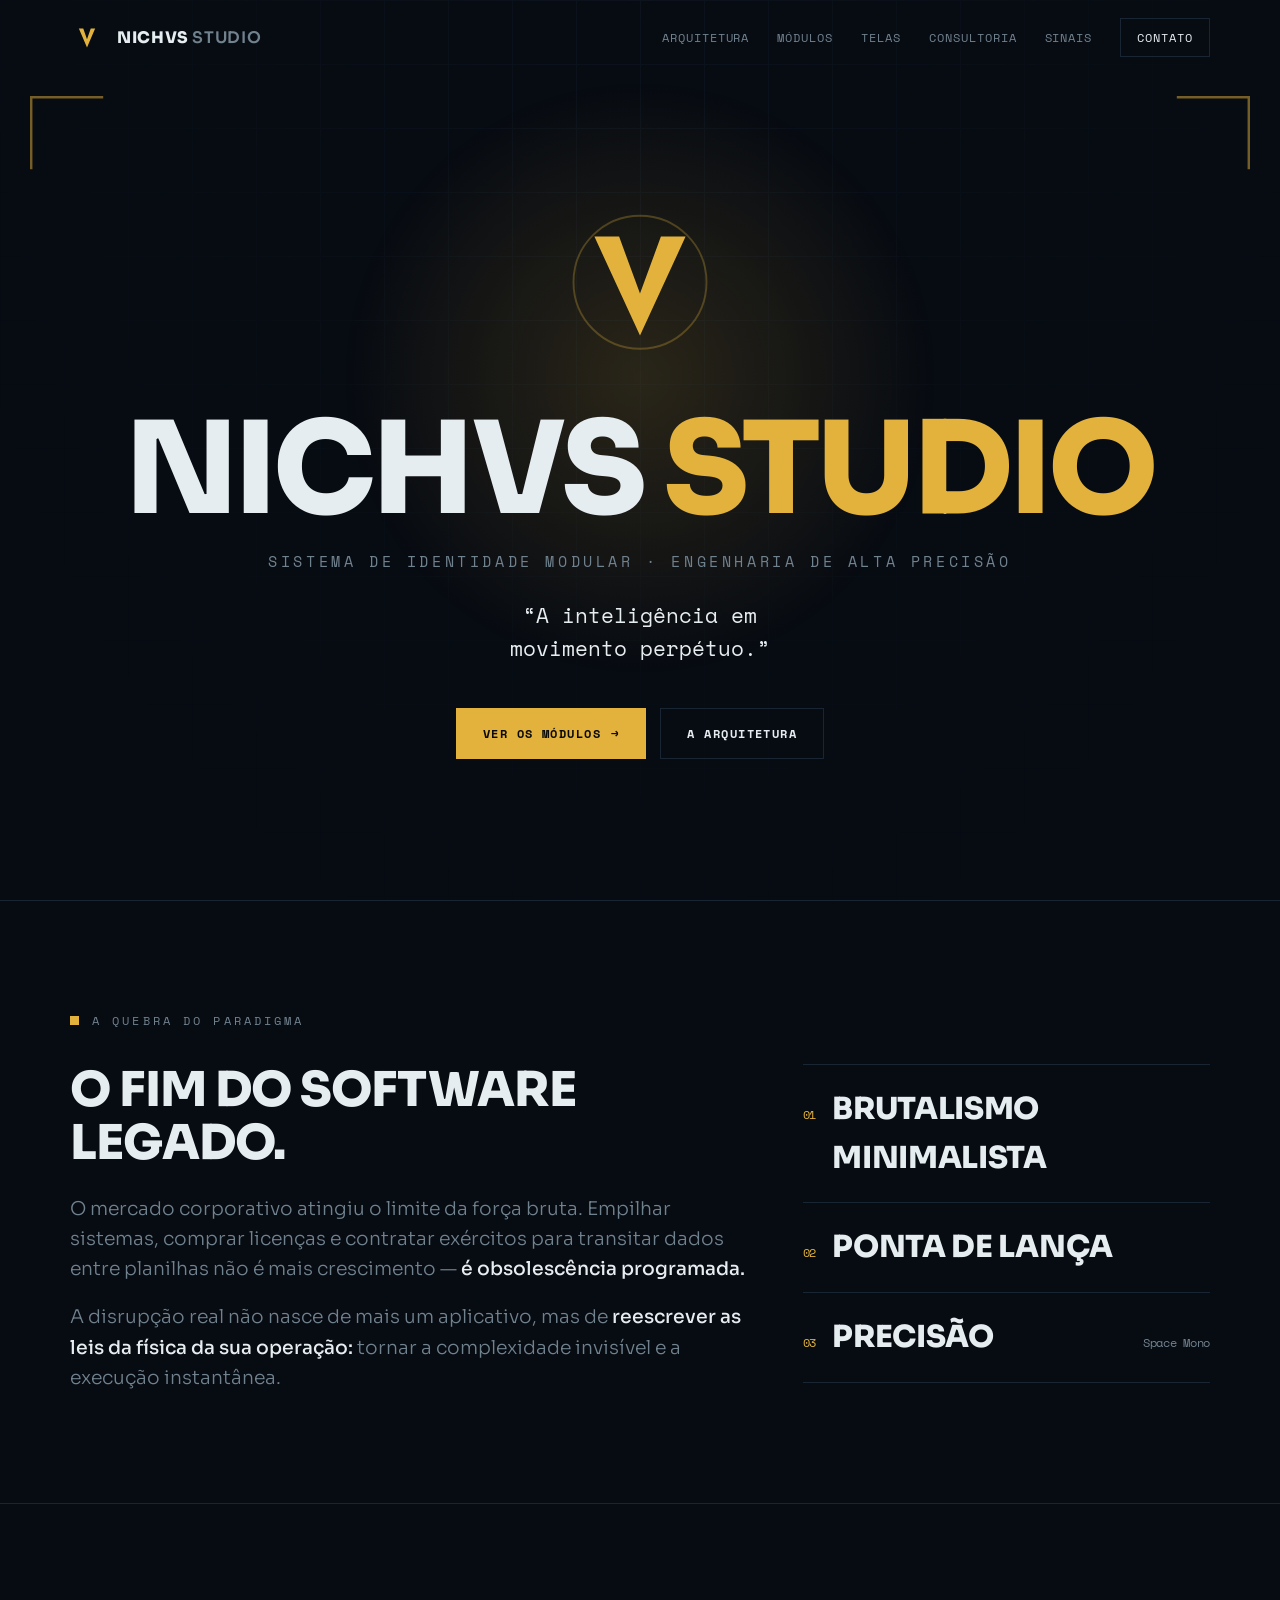
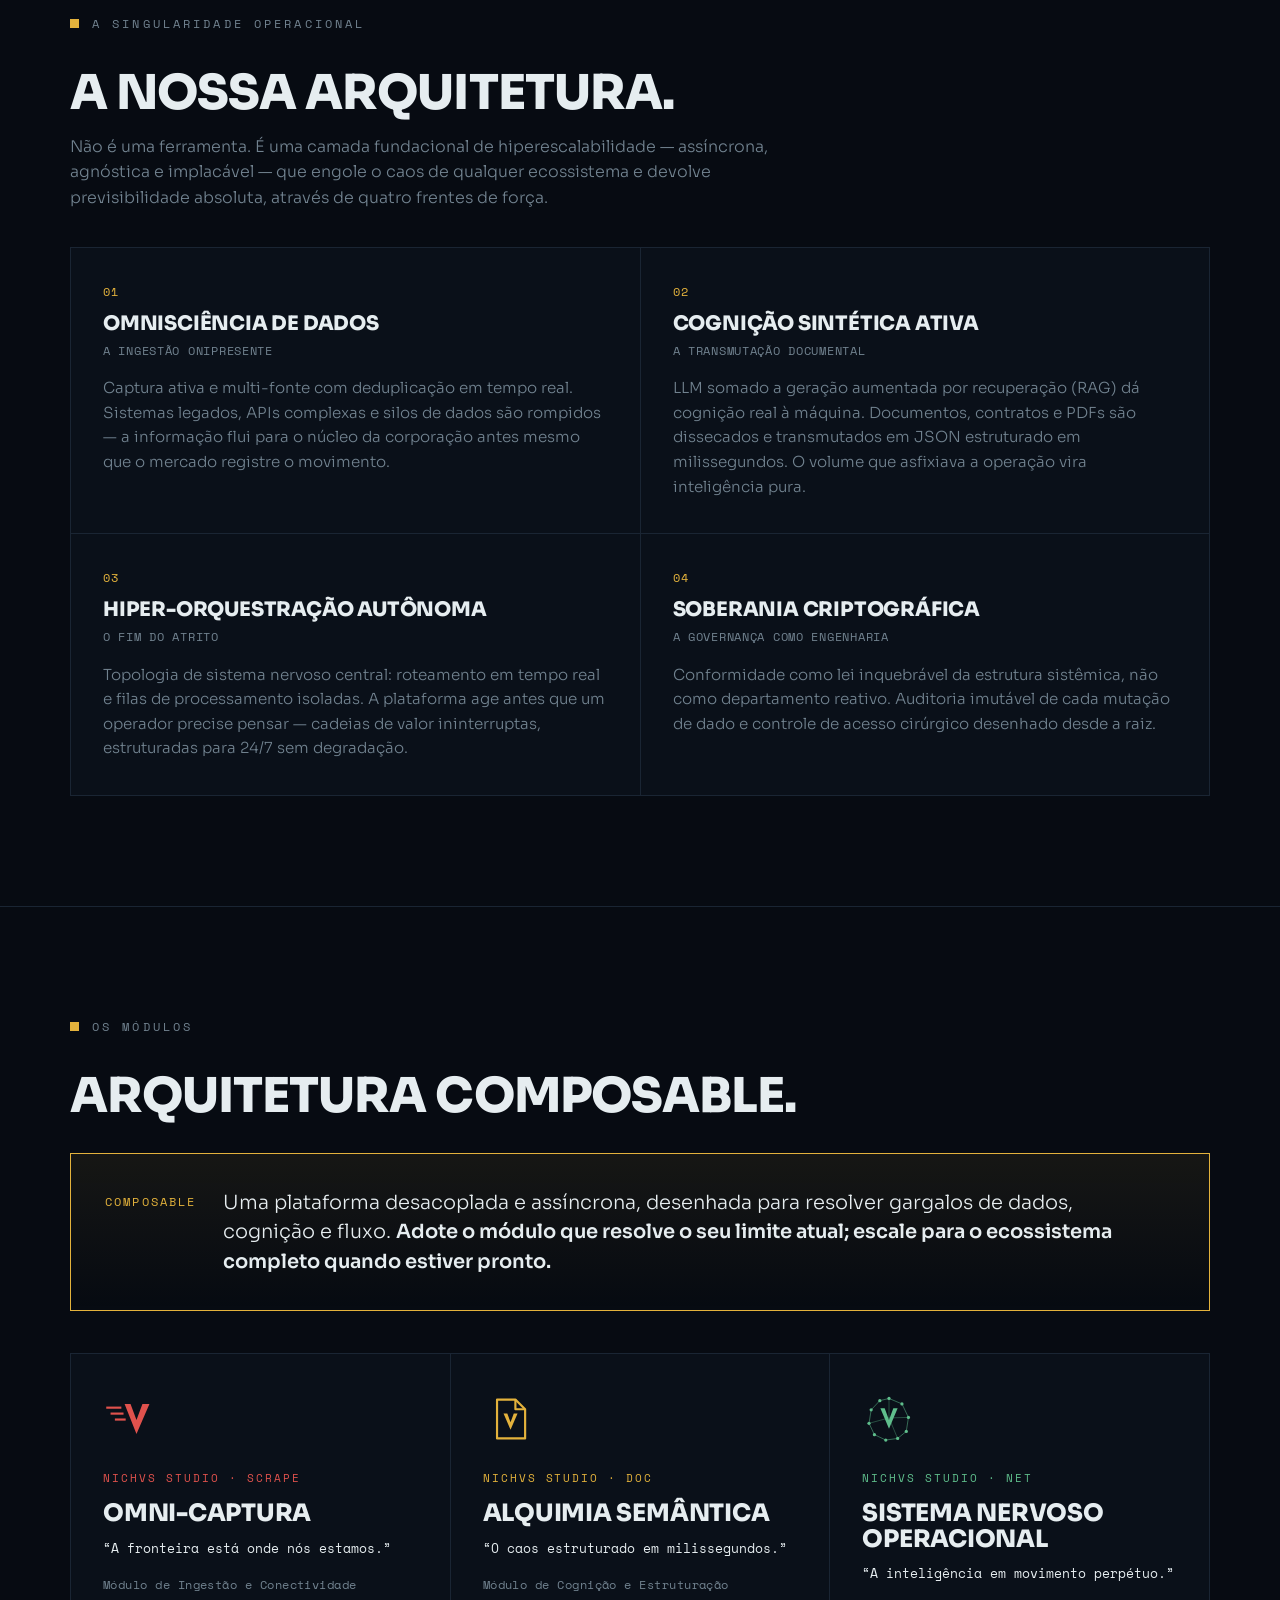
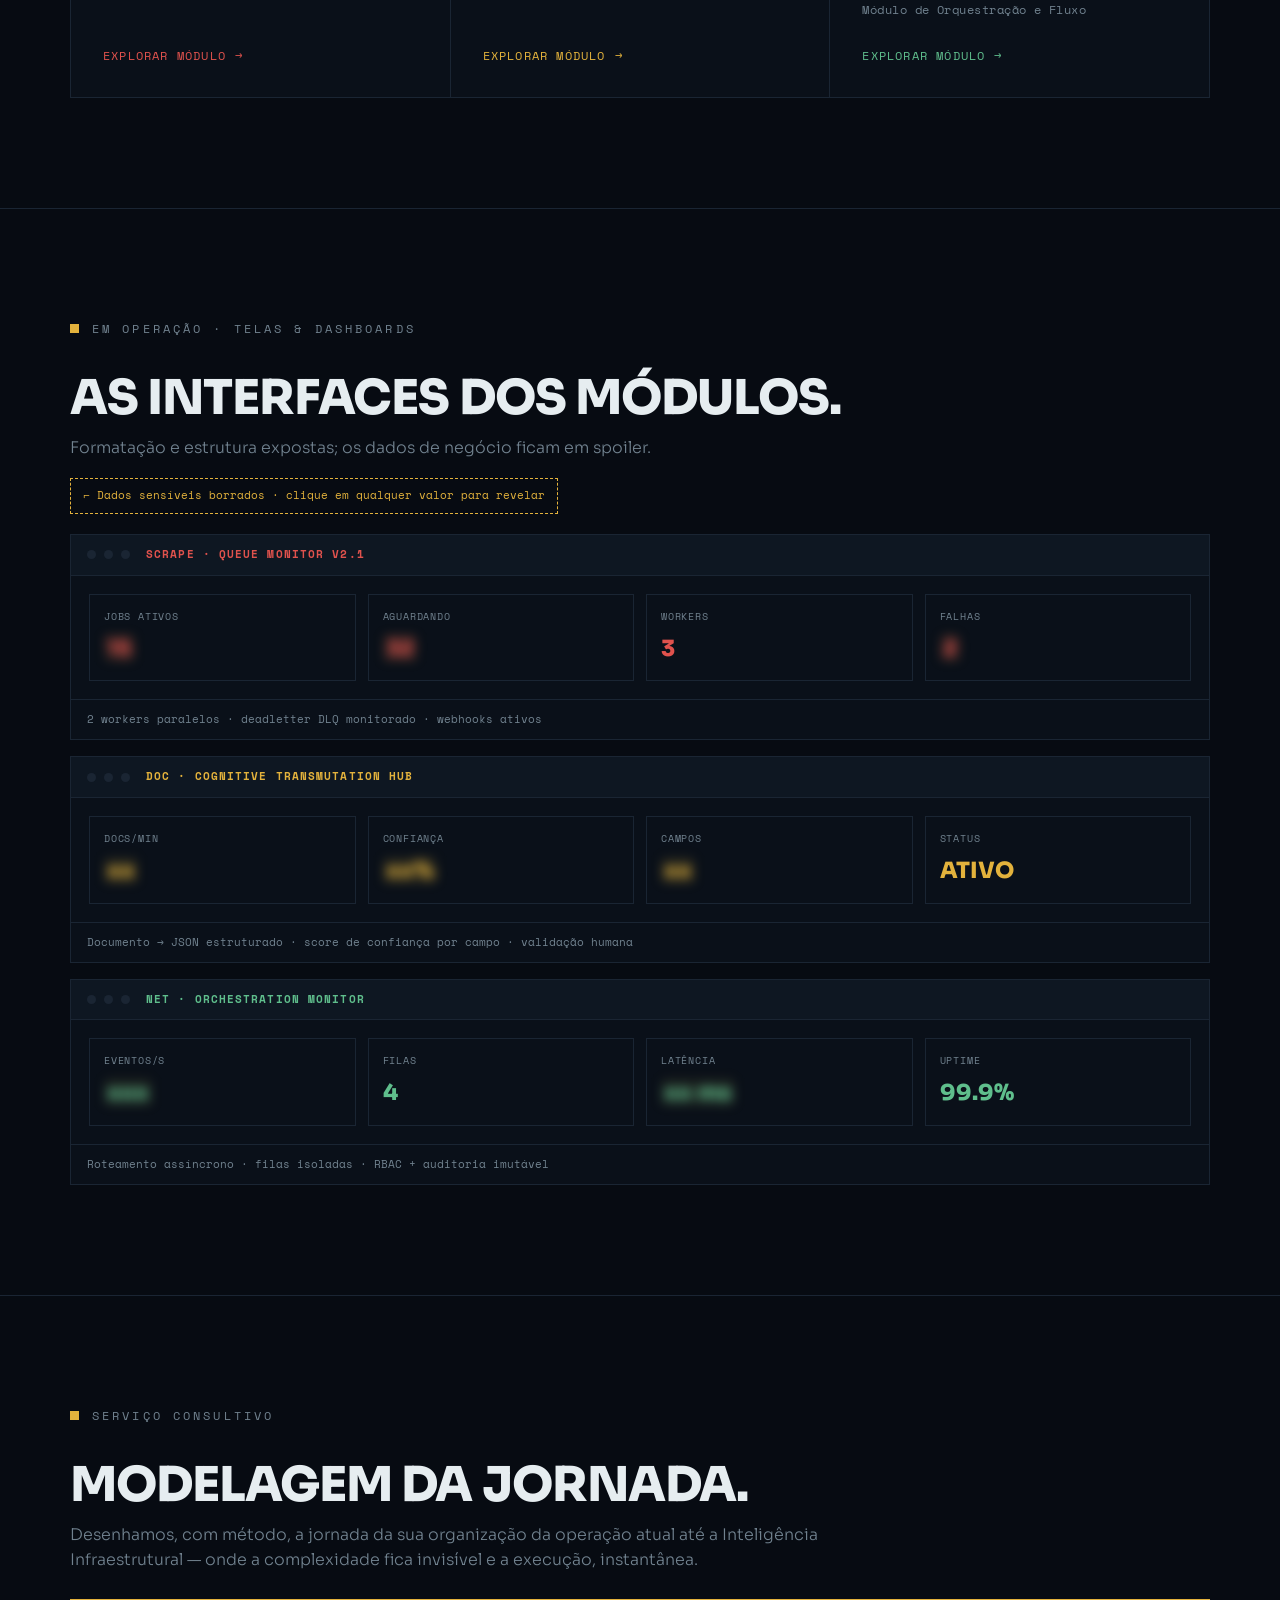
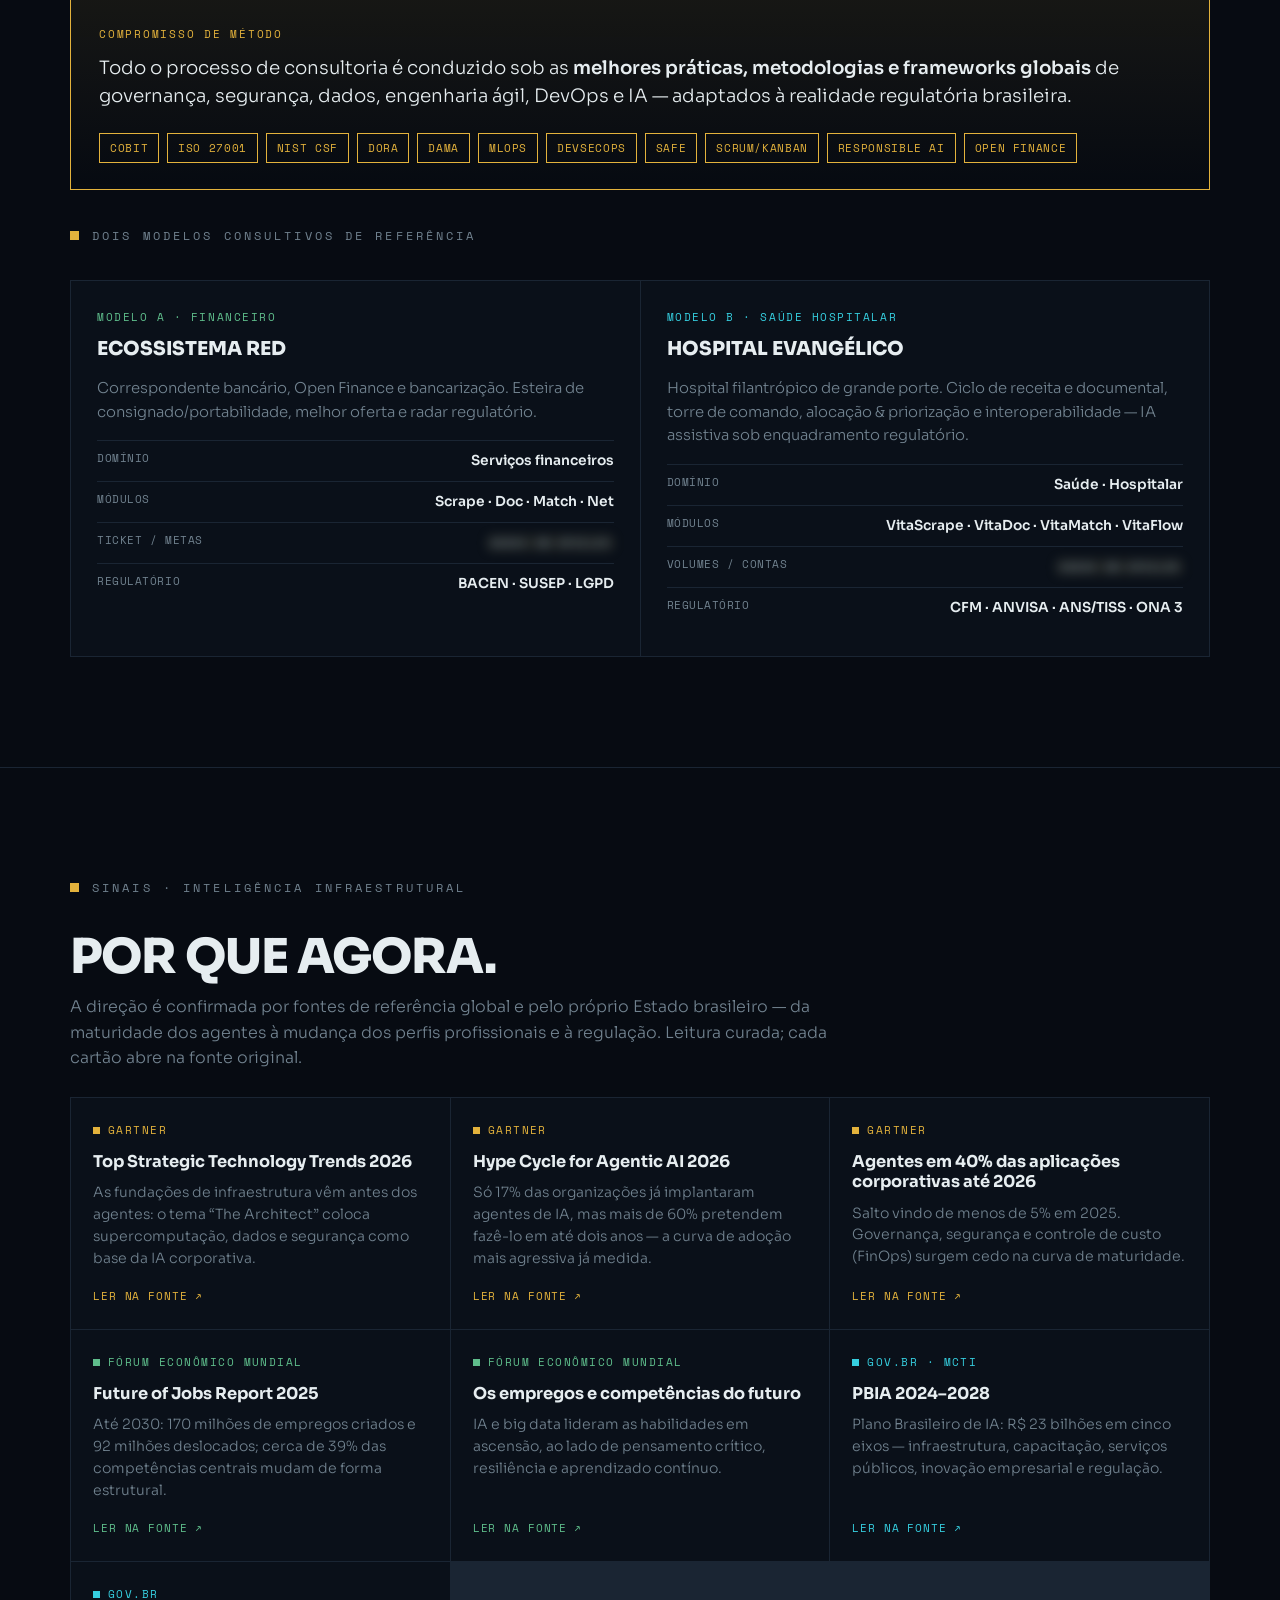
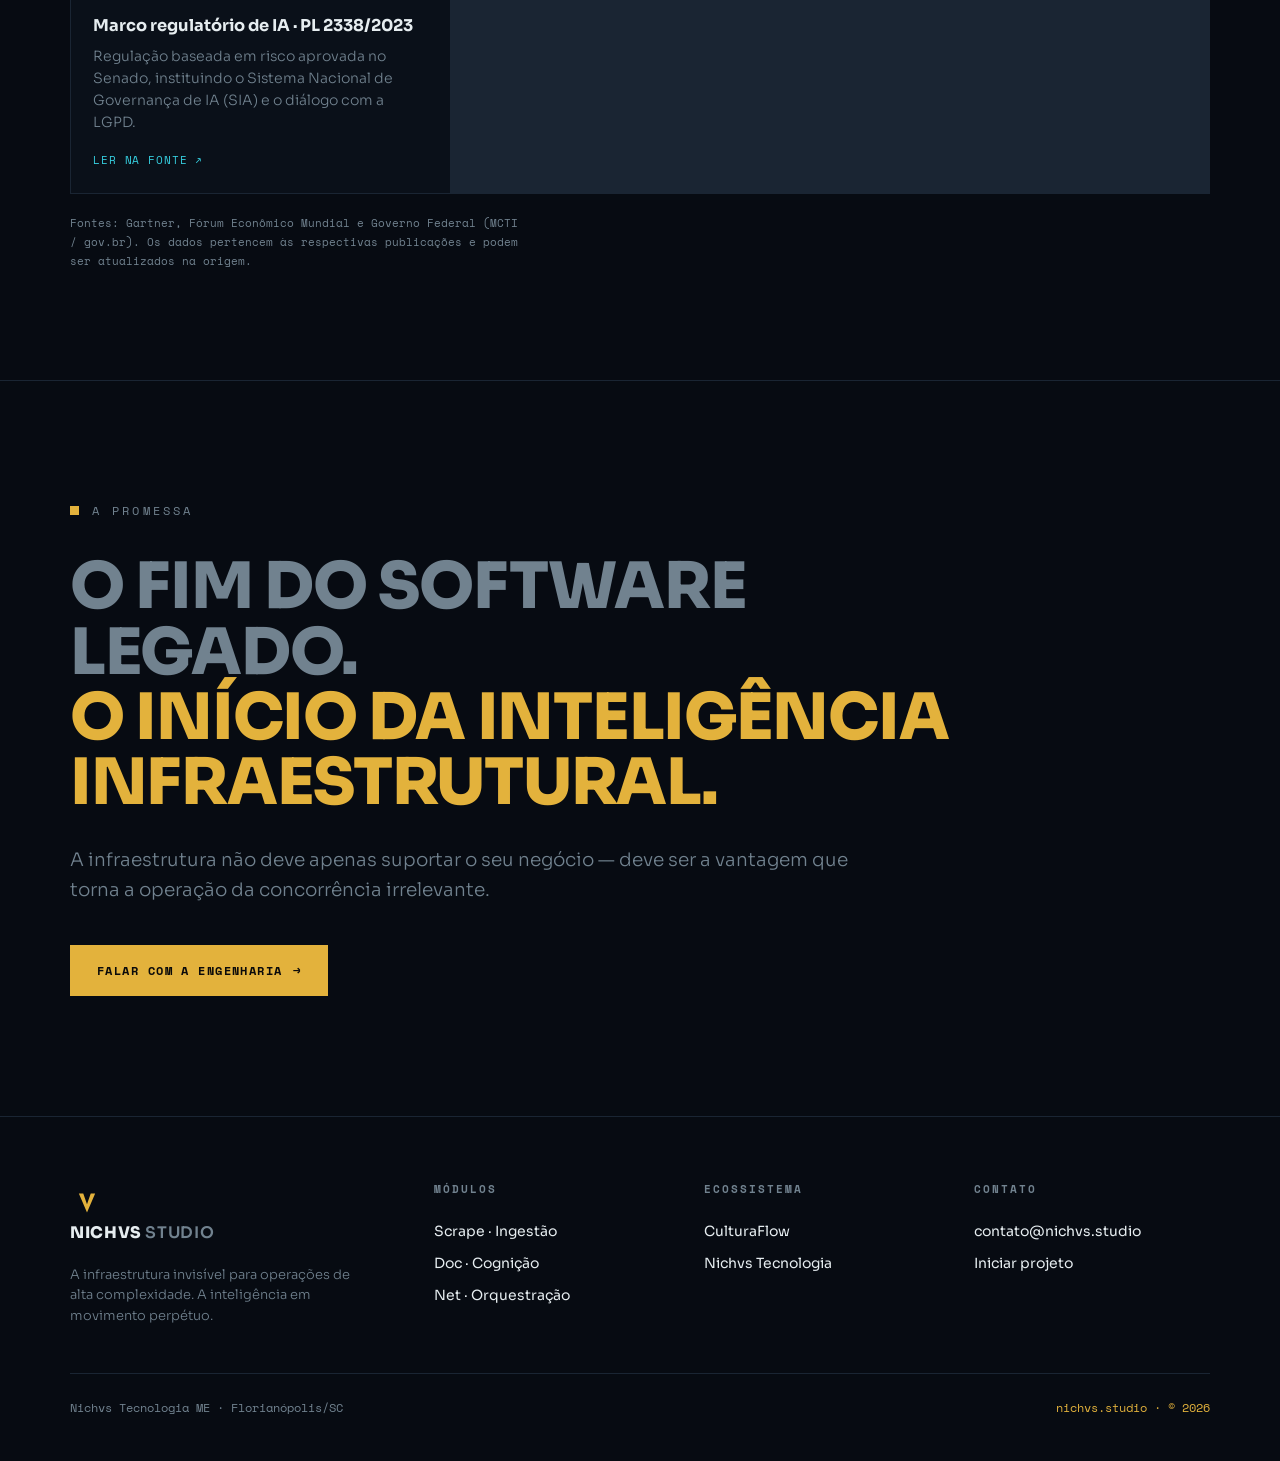
<file: index.html>
<!DOCTYPE html><html lang="pt-BR"><head><meta charset="UTF-8"/><meta name="viewport" content="width=device-width, initial-scale=1.0"/><title>NICHVS STUDIO — A inteligência em movimento perpétuo</title><meta name="description" content="NICHVS STUDIO — A infraestrutura invisível para operações de alta complexidade. Arquitetura composable: Scrape, Doc e Net. Ingestão, cognição e orquestração com governança."/><link rel="preconnect" href="https://fonts.googleapis.com"/><link rel="preconnect" href="https://fonts.gstatic.com" crossorigin/><link href="https://fonts.googleapis.com/css2?family=Sora:wght@300;400;600;800&family=Space+Mono:wght@400;700&display=swap" rel="stylesheet"/><link rel="stylesheet" href="studio.css"/></head><body class=""><header id="head"><div class="wrap nav"><a class="brand" href="index.html" aria-label="NICHVS STUDIO"><svg viewBox="0 0 100 100" aria-hidden="true"><path class="v-fill" d="M26 22 L50 78 L74 22 L61 22 L50 54 L39 22 Z"/></svg><span class="bt">NICHVS <span>STUDIO</span></span></a><nav class="nav-links"><a href="index.html#arquitetura">Arquitetura</a><a href="index.html#modulos">Módulos</a><a href="index.html#telas">Telas</a><a href="index.html#consultoria">Consultoria</a><a href="index.html#sinais">Sinais</a><a class="nav-cta" href="mailto:contato@nichvs.studio">Contato</a></nav></div></header><main id="top"><section class="hero"><div class="hero-glow"></div><svg class="hero-frame" viewBox="0 0 100 100" preserveAspectRatio="none"><path d="M0 6 V0 H6 M94 0 H100 V6 M100 94 V100 H94 M6 100 H0 V94" fill="none" stroke="currentColor" stroke-width=".4"/></svg><div class="wrap"><div class="hero-inner"><svg class="hero-mark" viewBox="0 0 100 100" aria-hidden="true"><circle cx="50" cy="48" r="35" class="v-stroke" stroke-width="1" opacity=".28"/><path class="v-fill" d="M26 24 L50 76 L74 24 L61 24 L50 54 L39 24 Z"/></svg><h1>NICHVS <span class="b2">STUDIO</span></h1><div class="hero-sub">Sistema de Identidade Modular · Engenharia de Alta Precisão</div><p class="hero-tag">“A inteligência em movimento perpétuo.”</p><div class="hero-actions"><a class="btn btn-primary" href="#modulos">Ver os módulos <span class="arw">&rarr;</span></a><a class="btn btn-ghost" href="#arquitetura">A arquitetura</a></div></div></div></section><section class="sec" id="paradigma"><div class="wrap"><div class="sec-label reveal">A Quebra do Paradigma</div><div class="para-grid"><div class="ptext reveal"><h2>O fim do software legado.</h2><p>O mercado corporativo atingiu o limite da força bruta. Empilhar sistemas, comprar licenças e contratar exércitos para transitar dados entre planilhas não é mais crescimento — <strong>é obsolescência programada.</strong></p><p>A disrupção real não nasce de mais um aplicativo, mas de <strong>reescrever as leis da física da sua operação:</strong> tornar a complexidade invisível e a execução instantânea.</p></div><ul class="concept-list reveal"><li><span class="n">01</span> Brutalismo Minimalista</li><li><span class="n">02</span> Ponta de Lança</li><li><span class="n">03</span> Precisão <span class="sm">Space Mono</span></li></ul></div></div></section><section class="sec" id="arquitetura"><div class="wrap"><div class="sec-label reveal">A Singularidade Operacional</div><h2 class="reveal" style="margin-bottom:14px">A nossa arquitetura.</h2><p class="reveal" style="color:var(--muted);font-weight:300;max-width:62ch;margin-bottom:36px">Não é uma ferramenta. É uma camada fundacional de hiperescalabilidade — assíncrona, agnóstica e implacável — que engole o caos de qualquer ecossistema e devolve previsibilidade absoluta, através de quatro frentes de força.</p><div class="fronts"><div class="front reveal"><div class="fn">01</div><h3>Omnisciência de Dados</h3><div class="fsub">A ingestão onipresente</div><p>Captura ativa e multi-fonte com deduplicação em tempo real. Sistemas legados, APIs complexas e silos de dados são rompidos — a informação flui para o núcleo da corporação antes mesmo que o mercado registre o movimento.</p></div><div class="front reveal"><div class="fn">02</div><h3>Cognição Sintética Ativa</h3><div class="fsub">A transmutação documental</div><p>LLM somado a geração aumentada por recuperação (RAG) dá cognição real à máquina. Documentos, contratos e PDFs são dissecados e transmutados em JSON estruturado em milissegundos. O volume que asfixiava a operação vira inteligência pura.</p></div><div class="front reveal"><div class="fn">03</div><h3>Hiper-Orquestração Autônoma</h3><div class="fsub">O fim do atrito</div><p>Topologia de sistema nervoso central: roteamento em tempo real e filas de processamento isoladas. A plataforma age antes que um operador precise pensar — cadeias de valor ininterruptas, estruturadas para 24/7 sem degradação.</p></div><div class="front reveal"><div class="fn">04</div><h3>Soberania Criptográfica</h3><div class="fsub">A governança como engenharia</div><p>Conformidade como lei inquebrável da estrutura sistêmica, não como departamento reativo. Auditoria imutável de cada mutação de dado e controle de acesso cirúrgico desenhado desde a raiz.</p></div></div></div></section><section class="sec" id="modulos"><div class="wrap"><div class="sec-label reveal">Os Módulos</div><h2 class="reveal" style="margin-bottom:30px">Arquitetura composable.</h2><div class="composable reveal"><span class="ctag">Composable</span><p>Uma plataforma desacoplada e assíncrona, desenhada para resolver gargalos de dados, cognição e fluxo. <b>Adote o módulo que resolve o seu limite atual; escale para o ecossistema completo quando estiver pronto.</b></p></div><div class="mods"><a class="mod m-scrape reveal" href="scrape.html"><svg class="mod-ico" viewBox="0 0 100 100" aria-hidden="true"><g class="v-fill"><rect x="6" y="27" width="28" height="4"/><rect x="14" y="38" width="24" height="4"/><rect x="22" y="49" width="20" height="4"/></g><path class="v-fill" d="M40 22 L62 78 L86 22 L73 22 L62 52 L51 22 Z"/></svg><div class="mod-name">NICHVS STUDIO · SCRAPE</div><h3>Omni-Captura</h3><div class="mtag">“A fronteira está onde nós estamos.”</div><div class="mcon">Módulo de Ingestão e Conectividade</div><span class="go">Explorar módulo <span class="arw">&rarr;</span></span></a><a class="mod m-doc reveal" href="doc.html"><svg class="mod-ico" viewBox="0 0 100 100" aria-hidden="true"><path class="v-stroke" stroke-width="4" stroke-linejoin="round" d="M26 14 H60 L78 32 V86 H26 Z"/><path class="v-stroke" stroke-width="4" stroke-linejoin="round" d="M60 14 V32 H78"/><path class="v-fill" d="M38 40 L51 70 L64 40 L57 40 L51 56 L45 40 Z"/></svg><div class="mod-name">NICHVS STUDIO · DOC</div><h3>Alquimia Semântica</h3><div class="mtag">“O caos estruturado em milissegundos.”</div><div class="mcon">Módulo de Cognição e Estruturação</div><span class="go">Explorar módulo <span class="arw">&rarr;</span></span></a><a class="mod m-net reveal" href="net.html"><svg class="mod-ico" viewBox="0 0 100 100" aria-hidden="true"><path class="v-stroke" stroke-width="1.2" opacity=".8" d="M50 12 L74 22 L86 47 L82 73 L66 86 L44 89 L23 79 L13 58 L17 33 L33 16 Z"/><path class="v-stroke" stroke-width="1.2" opacity=".55" d="M50 12 L50 48 M13 58 L50 48 M86 47 L50 48 M66 86 L50 48"/><circle class="net-node pulse" cx="50" cy="12" r="3" style="animation-delay:0.00s"/><circle class="net-node pulse" cx="74" cy="22" r="3" style="animation-delay:0.18s"/><circle class="net-node pulse" cx="86" cy="47" r="3" style="animation-delay:0.36s"/><circle class="net-node pulse" cx="82" cy="73" r="3" style="animation-delay:0.54s"/><circle class="net-node pulse" cx="66" cy="86" r="3" style="animation-delay:0.72s"/><circle class="net-node pulse" cx="44" cy="89" r="3" style="animation-delay:0.90s"/><circle class="net-node pulse" cx="23" cy="79" r="3" style="animation-delay:1.08s"/><circle class="net-node pulse" cx="13" cy="58" r="3" style="animation-delay:1.26s"/><circle class="net-node pulse" cx="17" cy="33" r="3" style="animation-delay:1.44s"/><circle class="net-node pulse" cx="33" cy="16" r="3" style="animation-delay:1.62s"/><path class="v-fill" d="M34 30 L50 68 L66 30 L58 30 L50 52 L42 30 Z"/></svg><div class="mod-name">NICHVS STUDIO · NET</div><h3>Sistema Nervoso Operacional</h3><div class="mtag">“A inteligência em movimento perpétuo.”</div><div class="mcon">Módulo de Orquestração e Fluxo</div><span class="go">Explorar módulo <span class="arw">&rarr;</span></span></a></div></div></section><section class="sec" id="telas"><div class="wrap"><div class="sec-label reveal">Em Operação · Telas & Dashboards</div><h2 class="reveal" style="margin-bottom:10px">As interfaces dos módulos.</h2><p class="reveal" style="color:var(--muted);font-weight:300;max-width:60ch;margin-bottom:14px">Formatação e estrutura expostas; os dados de negócio ficam em spoiler.</p><div class="spoiler-note reveal">⌐ Dados sensíveis borrados · clique em qualquer valor para revelar</div><div class="telas reveal"><div class="dash d-scrape"><div class="dash-bar"><span class="dot"></span><span class="dot"></span><span class="dot"></span><span class="dt"><b>Scrape · Queue Monitor v2.1</b></span></div><div class="dash-body"><div class="metric"><div class="ml">Jobs ativos</div><div class="mv"><span class="spoiler" title="clique para revelar">15</span></div></div><div class="metric"><div class="ml">Aguardando</div><div class="mv"><span class="spoiler" title="clique para revelar">32</span></div></div><div class="metric"><div class="ml">Workers</div><div class="mv">3</div></div><div class="metric"><div class="ml">Falhas</div><div class="mv"><span class="spoiler" title="clique para revelar">2</span></div></div></div><div class="dash-foot">2 workers paralelos · deadletter DLQ monitorado · webhooks ativos</div></div><div class="dash d-doc"><div class="dash-bar"><span class="dot"></span><span class="dot"></span><span class="dot"></span><span class="dt"><b>Doc · Cognitive Transmutation Hub</b></span></div><div class="dash-body"><div class="metric"><div class="ml">Docs/min</div><div class="mv"><span class="spoiler" title="clique para revelar">xx</span></div></div><div class="metric"><div class="ml">Confiança</div><div class="mv"><span class="spoiler" title="clique para revelar">xx%</span></div></div><div class="metric"><div class="ml">Campos</div><div class="mv"><span class="spoiler" title="clique para revelar">xx</span></div></div><div class="metric"><div class="ml">Status</div><div class="mv">ATIVO</div></div></div><div class="dash-foot">Documento → JSON estruturado · score de confiança por campo · validação humana</div></div><div class="dash d-net"><div class="dash-bar"><span class="dot"></span><span class="dot"></span><span class="dot"></span><span class="dt"><b>Net · Orchestration Monitor</b></span></div><div class="dash-body"><div class="metric"><div class="ml">Eventos/s</div><div class="mv"><span class="spoiler" title="clique para revelar">xxx</span></div></div><div class="metric"><div class="ml">Filas</div><div class="mv">4</div></div><div class="metric"><div class="ml">Latência</div><div class="mv"><span class="spoiler" title="clique para revelar">xx ms</span></div></div><div class="metric"><div class="ml">Uptime</div><div class="mv">99.9%</div></div></div><div class="dash-foot">Roteamento assíncrono · filas isoladas · RBAC + auditoria imutável</div></div></div></div></section><section class="sec" id="consultoria"><div class="wrap"><div class="sec-label reveal">Serviço Consultivo</div><h2 class="reveal" style="margin-bottom:10px">Modelagem da Jornada.</h2><p class="reveal" style="color:var(--muted);font-weight:300;max-width:64ch;margin-bottom:26px">Desenhamos, com método, a jornada da sua organização da operação atual até a Inteligência Infraestrutural — onde a complexidade fica invisível e a execução, instantânea.</p><div class="method reveal"><div class="mt">Compromisso de método</div><p>Todo o processo de consultoria é conduzido sob as <b>melhores práticas, metodologias e frameworks globais</b> de governança, segurança, dados, engenharia ágil, DevOps e IA — adaptados à realidade regulatória brasileira.</p><div class="fwchips"><span class="fwchip on">COBIT</span><span class="fwchip on">ISO 27001</span><span class="fwchip on">NIST CSF</span><span class="fwchip on">DORA</span><span class="fwchip on">DAMA</span><span class="fwchip on">MLOps</span><span class="fwchip on">DevSecOps</span><span class="fwchip on">SAFe</span><span class="fwchip on">Scrum/Kanban</span><span class="fwchip on">Responsible AI</span><span class="fwchip on">Open Finance</span></div></div><div class="sec-label reveal" style="margin-top:36px">Dois modelos consultivos de referência</div><div class="models reveal"><div class="model fin"><div class="mk">Modelo A · Financeiro</div><h4>Ecossistema Red</h4><p>Correspondente bancário, Open Finance e bancarização. Esteira de consignado/portabilidade, melhor oferta e radar regulatório.</p><div class="mrow"><span>Domínio</span><b>Serviços financeiros</b></div><div class="mrow"><span>Módulos</span><b>Scrape · Doc · Match · Net</b></div><div class="mrow"><span>Ticket / metas</span><b><span class="spoiler" title="clique para revelar">dados em spoiler</span></b></div><div class="mrow"><span>Regulatório</span><b>BACEN · SUSEP · LGPD</b></div></div><div class="model oss"><div class="mk">Modelo B · Saúde Hospitalar</div><h4>Hospital Evangélico</h4><p>Hospital filantrópico de grande porte. Ciclo de receita e documental, torre de comando, alocação &amp; priorização e interoperabilidade — IA assistiva sob enquadramento regulatório.</p><div class="mrow"><span>Domínio</span><b>Saúde · Hospitalar</b></div><div class="mrow"><span>Módulos</span><b>VitaScrape · VitaDoc · VitaMatch · VitaFlow</b></div><div class="mrow"><span>Volumes / contas</span><b><span class="spoiler" title="clique para revelar">dados em spoiler</span></b></div><div class="mrow"><span>Regulatório</span><b>CFM · ANVISA · ANS/TISS · ONA 3</b></div></div></div></div></section><section class="sec" id="sinais"><div class="wrap"><div class="sec-label reveal">Sinais · Inteligência Infraestrutural</div><h2 class="reveal" style="margin-bottom:10px">Por que agora.</h2><p class="reveal" style="color:var(--muted);font-weight:300;max-width:64ch;margin-bottom:26px">A direção é confirmada por fontes de referência global e pelo próprio Estado brasileiro — da maturidade dos agentes à mudança dos perfis profissionais e à regulação. Leitura curada; cada cartão abre na fonte original.</p><div class="refs reveal"><a class="refcard gtnr reveal" href="https://www.gartner.com/en/articles/top-technology-trends-2026" target="_blank" rel="noopener"><div class="rsrc">Gartner</div><h4>Top Strategic Technology Trends 2026</h4><p>As fundações de infraestrutura vêm antes dos agentes: o tema “The Architect” coloca supercomputação, dados e segurança como base da IA corporativa.</p><span class="rgo">Ler na fonte <span class="ext">↗</span></span></a><a class="refcard gtnr reveal" href="https://www.gartner.com/en/articles/hype-cycle-for-agentic-ai" target="_blank" rel="noopener"><div class="rsrc">Gartner</div><h4>Hype Cycle for Agentic AI 2026</h4><p>Só 17% das organizações já implantaram agentes de IA, mas mais de 60% pretendem fazê-lo em até dois anos — a curva de adoção mais agressiva já medida.</p><span class="rgo">Ler na fonte <span class="ext">↗</span></span></a><a class="refcard gtnr reveal" href="https://www.gartner.com/en/newsroom/press-releases/2025-08-26-gartner-predicts-40-percent-of-enterprise-apps-will-feature-task-specific-ai-agents-by-2026-up-from-less-than-5-percent-in-2025" target="_blank" rel="noopener"><div class="rsrc">Gartner</div><h4>Agentes em 40% das aplicações corporativas até 2026</h4><p>Salto vindo de menos de 5% em 2025. Governança, segurança e controle de custo (FinOps) surgem cedo na curva de maturidade.</p><span class="rgo">Ler na fonte <span class="ext">↗</span></span></a><a class="refcard wef reveal" href="https://www.weforum.org/publications/the-future-of-jobs-report-2025/" target="_blank" rel="noopener"><div class="rsrc">Fórum Econômico Mundial</div><h4>Future of Jobs Report 2025</h4><p>Até 2030: 170 milhões de empregos criados e 92 milhões deslocados; cerca de 39% das competências centrais mudam de forma estrutural.</p><span class="rgo">Ler na fonte <span class="ext">↗</span></span></a><a class="refcard wef reveal" href="https://www.weforum.org/stories/2025/01/future-of-jobs-report-2025-jobs-of-the-future-and-the-skills-you-need-to-get-them/" target="_blank" rel="noopener"><div class="rsrc">Fórum Econômico Mundial</div><h4>Os empregos e competências do futuro</h4><p>IA e big data lideram as habilidades em ascensão, ao lado de pensamento crítico, resiliência e aprendizado contínuo.</p><span class="rgo">Ler na fonte <span class="ext">↗</span></span></a><a class="refcard br reveal" href="https://www.gov.br/mcti/pt-br/acompanhe-o-mcti/transformacaodigital/plano-brasileiro-de-inteligencia-artificial" target="_blank" rel="noopener"><div class="rsrc">Gov.br · MCTI</div><h4>PBIA 2024–2028</h4><p>Plano Brasileiro de IA: R$ 23 bilhões em cinco eixos — infraestrutura, capacitação, serviços públicos, inovação empresarial e regulação.</p><span class="rgo">Ler na fonte <span class="ext">↗</span></span></a><a class="refcard br reveal" href="https://www.gov.br/gestao/pt-br/assuntos/noticias/2025/dezembro/pl-do-governo-propoe-sistema-de-governanca-para-a-inteligencia-artificial-no-pais" target="_blank" rel="noopener"><div class="rsrc">Gov.br</div><h4>Marco regulatório de IA · PL 2338/2023</h4><p>Regulação baseada em risco aprovada no Senado, instituindo o Sistema Nacional de Governança de IA (SIA) e o diálogo com a LGPD.</p><span class="rgo">Ler na fonte <span class="ext">↗</span></span></a></div><p class="refnote reveal">Fontes: Gartner, Fórum Econômico Mundial e Governo Federal (MCTI / gov.br). Os dados pertencem às respectivas publicações e podem ser atualizados na origem.</p></div></section><section class="promise"><div class="wrap"><div class="sec-label reveal">A Promessa</div><h2 class="big reveal"><span class="l1">O fim do software legado.</span><br><span class="l2">O início da inteligência infraestrutural.</span></h2><p class="sub reveal">A infraestrutura não deve apenas suportar o seu negócio — deve ser a vantagem que torna a operação da concorrência irrelevante.</p><a class="btn btn-primary reveal" href="mailto:contato@nichvs.studio">Falar com a engenharia <span class="arw">&rarr;</span></a></div></section></main><footer><div class="wrap"><div class="fgrid"><div class="fcol"><a class="brand" href="index.html"><svg viewBox="0 0 100 100" aria-hidden="true"><path class="v-fill" d="M26 22 L50 78 L74 22 L61 22 L50 54 L39 22 Z"/></svg><span class="bt">NICHVS <span>STUDIO</span></span></a><p class="fabout">A infraestrutura invisível para operações de alta complexidade. A inteligência em movimento perpétuo.</p></div><div class="fcol"><h4>Módulos</h4><a href="scrape.html">Scrape · Ingestão</a><a href="doc.html">Doc · Cognição</a><a href="net.html">Net · Orquestração</a></div><div class="fcol"><h4>Ecossistema</h4><a href="https://culturaflow.netlify.app" target="_blank" rel="noopener">CulturaFlow</a><a href="https://nichvs.tech" target="_blank" rel="noopener">Nichvs Tecnologia</a></div><div class="fcol"><h4>Contato</h4><a href="mailto:contato@nichvs.studio">contato@nichvs.studio</a><a href="mailto:contato@nichvs.studio?subject=Novo%20projeto">Iniciar projeto</a></div></div><div class="fmeta"><span>Nichvs Tecnologia ME · Florianópolis/SC</span><span class="gold">nichvs.studio · © 2026</span></div></div></footer><script>(function(){"use strict";var h=document.getElementById("head");function s(){if(window.pageYOffset>40){h.classList.add("scrolled");}else{h.classList.remove("scrolled");}}window.addEventListener("scroll",s,{passive:true});s();var it=document.querySelectorAll(".reveal");if("IntersectionObserver" in window){var io=new IntersectionObserver(function(e){for(var i=0;i<e.length;i++){if(e[i].isIntersecting){e[i].target.classList.add("in");io.unobserve(e[i].target);}}},{threshold:.12,rootMargin:"0px 0px -40px 0px"});for(var j=0;j<it.length;j++){io.observe(it[j]);}}else{for(var k=0;k<it.length;k++){it[k].classList.add("in");}}var sp=document.querySelectorAll(".spoiler");for(var q=0;q<sp.length;q++){sp[q].addEventListener("click",function(){this.classList.toggle("revealed");});}})();</script></body></html>
</file>
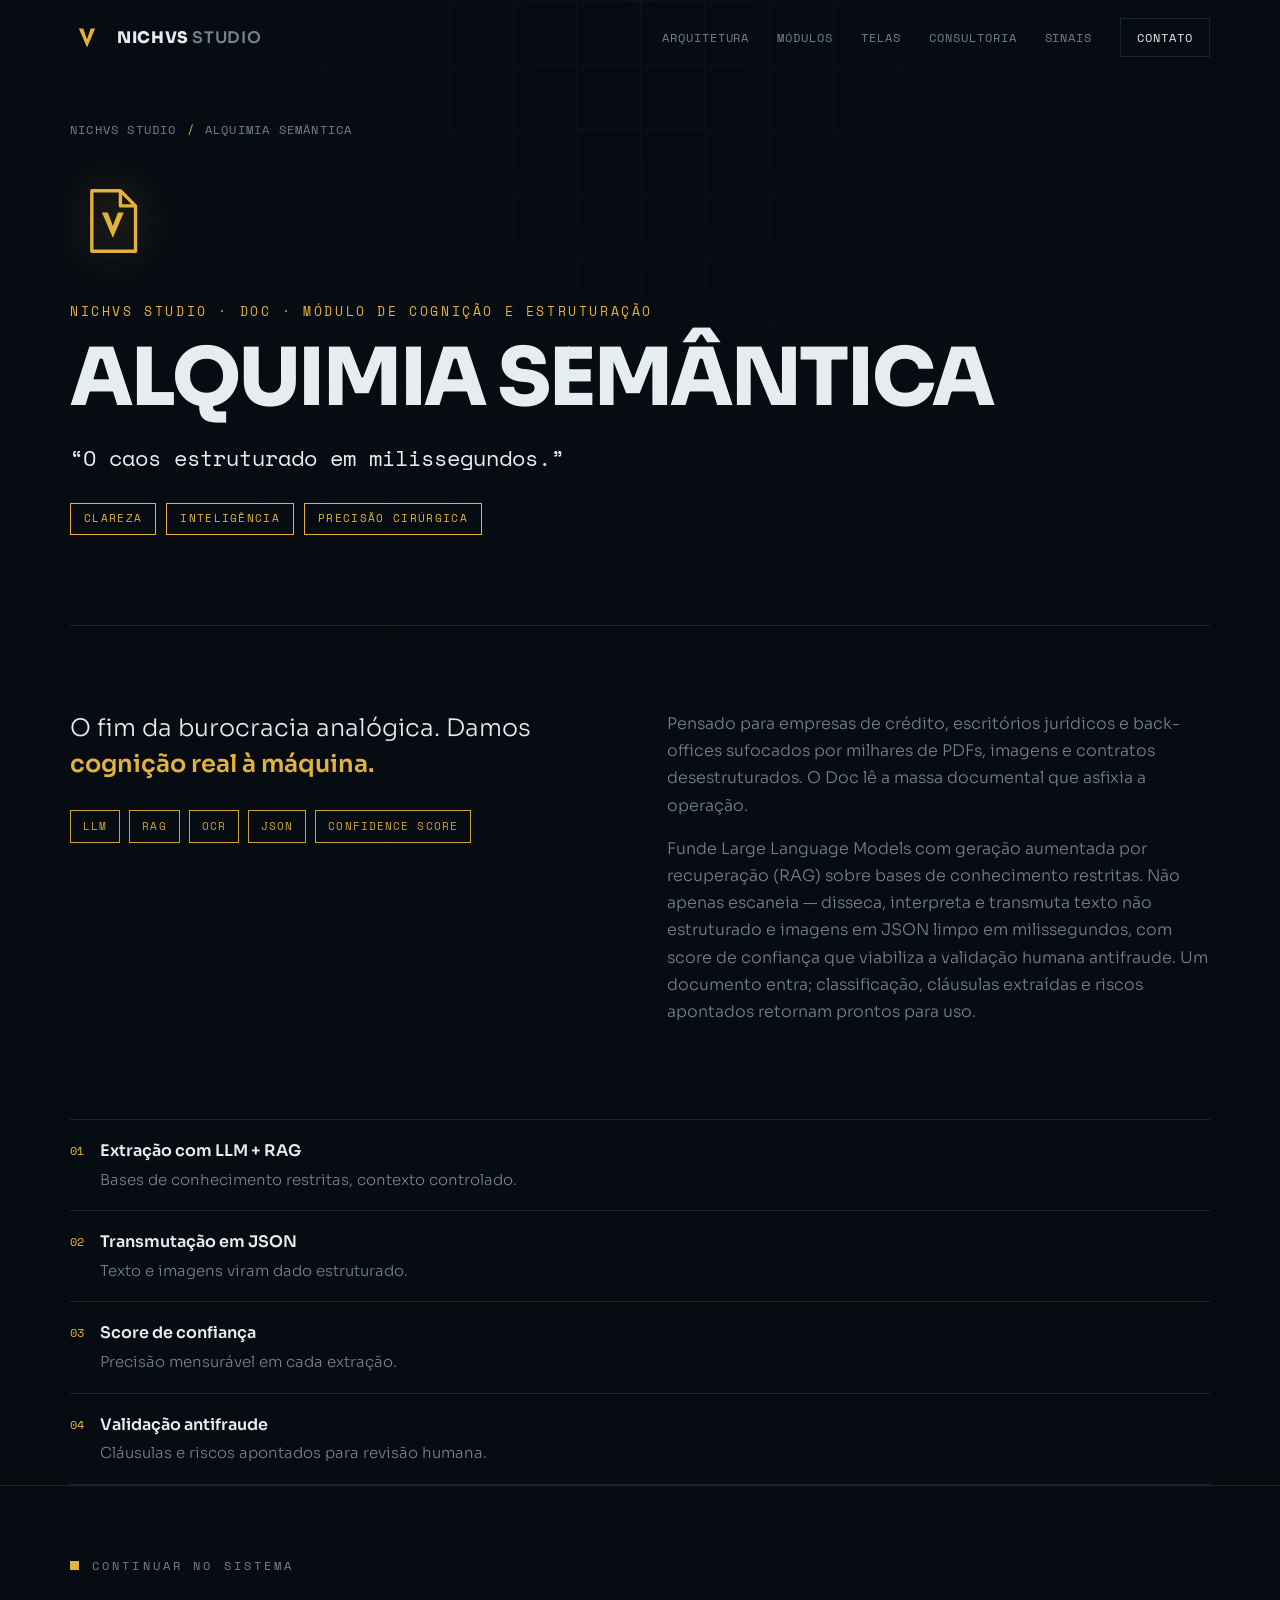
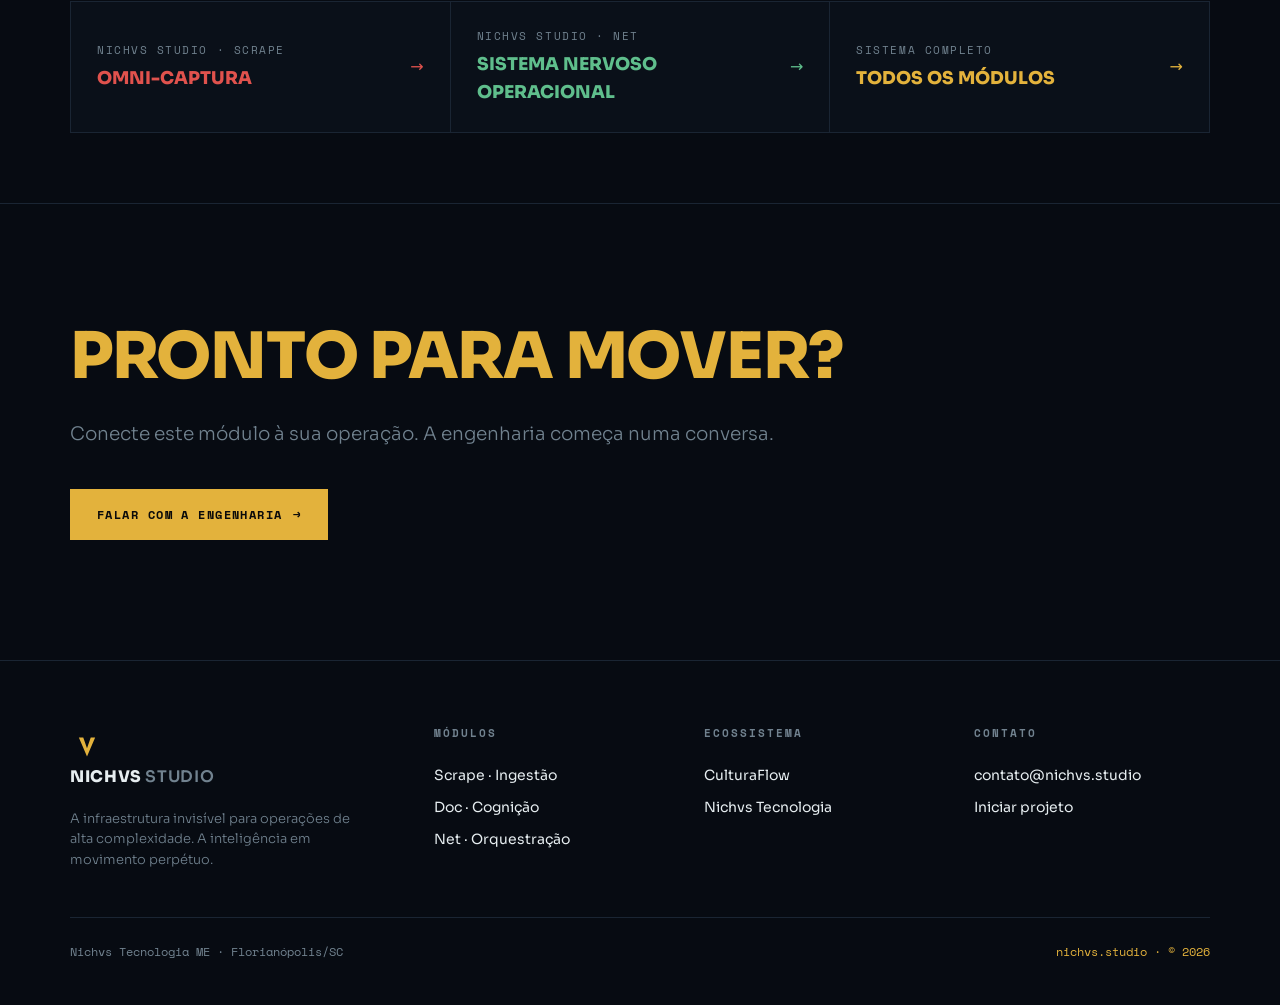
<file: doc.html>
<!DOCTYPE html><html lang="pt-BR"><head><meta charset="UTF-8"/><meta name="viewport" content="width=device-width, initial-scale=1.0"/><title>NICHVS STUDIO · DOC — Alquimia Semântica | NICHVS STUDIO</title><meta name="description" content="NICHVS STUDIO · DOC · Módulo de Cognição e Estruturação. O caos estruturado em milissegundos."/><link rel="preconnect" href="https://fonts.googleapis.com"/><link rel="preconnect" href="https://fonts.gstatic.com" crossorigin/><link href="https://fonts.googleapis.com/css2?family=Sora:wght@300;400;600;800&family=Space+Mono:wght@400;700&display=swap" rel="stylesheet"/><link rel="stylesheet" href="studio.css"/></head><body class="mod-doc"><header id="head"><div class="wrap nav"><a class="brand" href="index.html" aria-label="NICHVS STUDIO"><svg viewBox="0 0 100 100" aria-hidden="true"><path class="v-fill" d="M26 22 L50 78 L74 22 L61 22 L50 54 L39 22 Z"/></svg><span class="bt">NICHVS <span>STUDIO</span></span></a><nav class="nav-links"><a href="index.html#arquitetura">Arquitetura</a><a href="index.html#modulos">Módulos</a><a href="index.html#telas">Telas</a><a href="index.html#consultoria">Consultoria</a><a href="index.html#sinais">Sinais</a><a class="nav-cta" href="mailto:contato@nichvs.studio">Contato</a></nav></div></header><main id="top"><div class="wrap"><div class="crumb"><a href="index.html">NICHVS STUDIO</a><span class="sep">/</span>Alquimia Semântica</div><section class="mhero"><svg class="mhero-ico" viewBox="0 0 100 100" aria-hidden="true"><path class="v-stroke" stroke-width="4" stroke-linejoin="round" d="M26 14 H60 L78 32 V86 H26 Z"/><path class="v-stroke" stroke-width="4" stroke-linejoin="round" d="M60 14 V32 H78"/><path class="v-fill" d="M38 40 L51 70 L64 40 L57 40 L51 56 L45 40 Z"/></svg><div class="mname">NICHVS STUDIO · DOC · Módulo de Cognição e Estruturação</div><h1>Alquimia Semântica</h1><p class="mtagline">“O caos estruturado em milissegundos.”</p><div class="mcon"><span>Clareza</span><span>Inteligência</span><span>Precisão Cirúrgica</span></div></section><section class="mbody"><div class="lead reveal">O fim da burocracia analógica. Damos <strong>cognição real à máquina.</strong><div class="chips"><span class="chip">LLM</span><span class="chip">RAG</span><span class="chip">OCR</span><span class="chip">JSON</span><span class="chip">Confidence score</span></div></div><div class="detail reveal"><p>Pensado para empresas de crédito, escritórios jurídicos e back-offices sufocados por milhares de PDFs, imagens e contratos desestruturados. O Doc lê a massa documental que asfixia a operação.</p><p>Funde Large Language Models com geração aumentada por recuperação (RAG) sobre bases de conhecimento restritas. Não apenas escaneia — disseca, interpreta e transmuta texto não estruturado e imagens em JSON limpo em milissegundos, com score de confiança que viabiliza a validação humana antifraude. Um documento entra; classificação, cláusulas extraídas e riscos apontados retornam prontos para uso.</p></div></section><section class="reveal"><ul class="caps"><li><span class="ci">01</span><div><b>Extração com LLM + RAG</b><span>Bases de conhecimento restritas, contexto controlado.</span></div></li><li><span class="ci">02</span><div><b>Transmutação em JSON</b><span>Texto e imagens viram dado estruturado.</span></div></li><li><span class="ci">03</span><div><b>Score de confiança</b><span>Precisão mensurável em cada extração.</span></div></li><li><span class="ci">04</span><div><b>Validação antifraude</b><span>Cláusulas e riscos apontados para revisão humana.</span></div></li></ul></section></div><section class="xnav"><div class="wrap"><div class="sec-label">Continuar no sistema</div><div class="xrow"><a class="xcard m-scrape" href="scrape.html"><div><div class="xl">NICHVS STUDIO · SCRAPE</div><div class="xt">Omni-Captura</div></div><span class="arw">&rarr;</span></a><a class="xcard m-net" href="net.html"><div><div class="xl">NICHVS STUDIO · NET</div><div class="xt">Sistema Nervoso Operacional</div></div><span class="arw">&rarr;</span></a><a class="xcard" href="index.html#modulos"><div><div class="xl">Sistema completo</div><div class="xt">Todos os módulos</div></div><span class="arw">&rarr;</span></a></div></div></section><section class="promise"><div class="wrap"><h2 class="big"><span class="l2">Pronto para mover?</span></h2><p class="sub">Conecte este módulo à sua operação. A engenharia começa numa conversa.</p><a class="btn btn-primary" href="mailto:contato@nichvs.studio?subject=NICHVS%20STUDIO%20·%20DOC">Falar com a engenharia <span class="arw">&rarr;</span></a></div></section></main><footer><div class="wrap"><div class="fgrid"><div class="fcol"><a class="brand" href="index.html"><svg viewBox="0 0 100 100" aria-hidden="true"><path class="v-fill" d="M26 22 L50 78 L74 22 L61 22 L50 54 L39 22 Z"/></svg><span class="bt">NICHVS <span>STUDIO</span></span></a><p class="fabout">A infraestrutura invisível para operações de alta complexidade. A inteligência em movimento perpétuo.</p></div><div class="fcol"><h4>Módulos</h4><a href="scrape.html">Scrape · Ingestão</a><a href="doc.html">Doc · Cognição</a><a href="net.html">Net · Orquestração</a></div><div class="fcol"><h4>Ecossistema</h4><a href="https://culturaflow.netlify.app" target="_blank" rel="noopener">CulturaFlow</a><a href="https://nichvs.tech" target="_blank" rel="noopener">Nichvs Tecnologia</a></div><div class="fcol"><h4>Contato</h4><a href="mailto:contato@nichvs.studio">contato@nichvs.studio</a><a href="mailto:contato@nichvs.studio?subject=Novo%20projeto">Iniciar projeto</a></div></div><div class="fmeta"><span>Nichvs Tecnologia ME · Florianópolis/SC</span><span class="gold">nichvs.studio · © 2026</span></div></div></footer><script>(function(){"use strict";var h=document.getElementById("head");function s(){if(window.pageYOffset>40){h.classList.add("scrolled");}else{h.classList.remove("scrolled");}}window.addEventListener("scroll",s,{passive:true});s();var it=document.querySelectorAll(".reveal");if("IntersectionObserver" in window){var io=new IntersectionObserver(function(e){for(var i=0;i<e.length;i++){if(e[i].isIntersecting){e[i].target.classList.add("in");io.unobserve(e[i].target);}}},{threshold:.12,rootMargin:"0px 0px -40px 0px"});for(var j=0;j<it.length;j++){io.observe(it[j]);}}else{for(var k=0;k<it.length;k++){it[k].classList.add("in");}}var sp=document.querySelectorAll(".spoiler");for(var q=0;q<sp.length;q++){sp[q].addEventListener("click",function(){this.classList.toggle("revealed");});}})();</script></body></html>
</file>
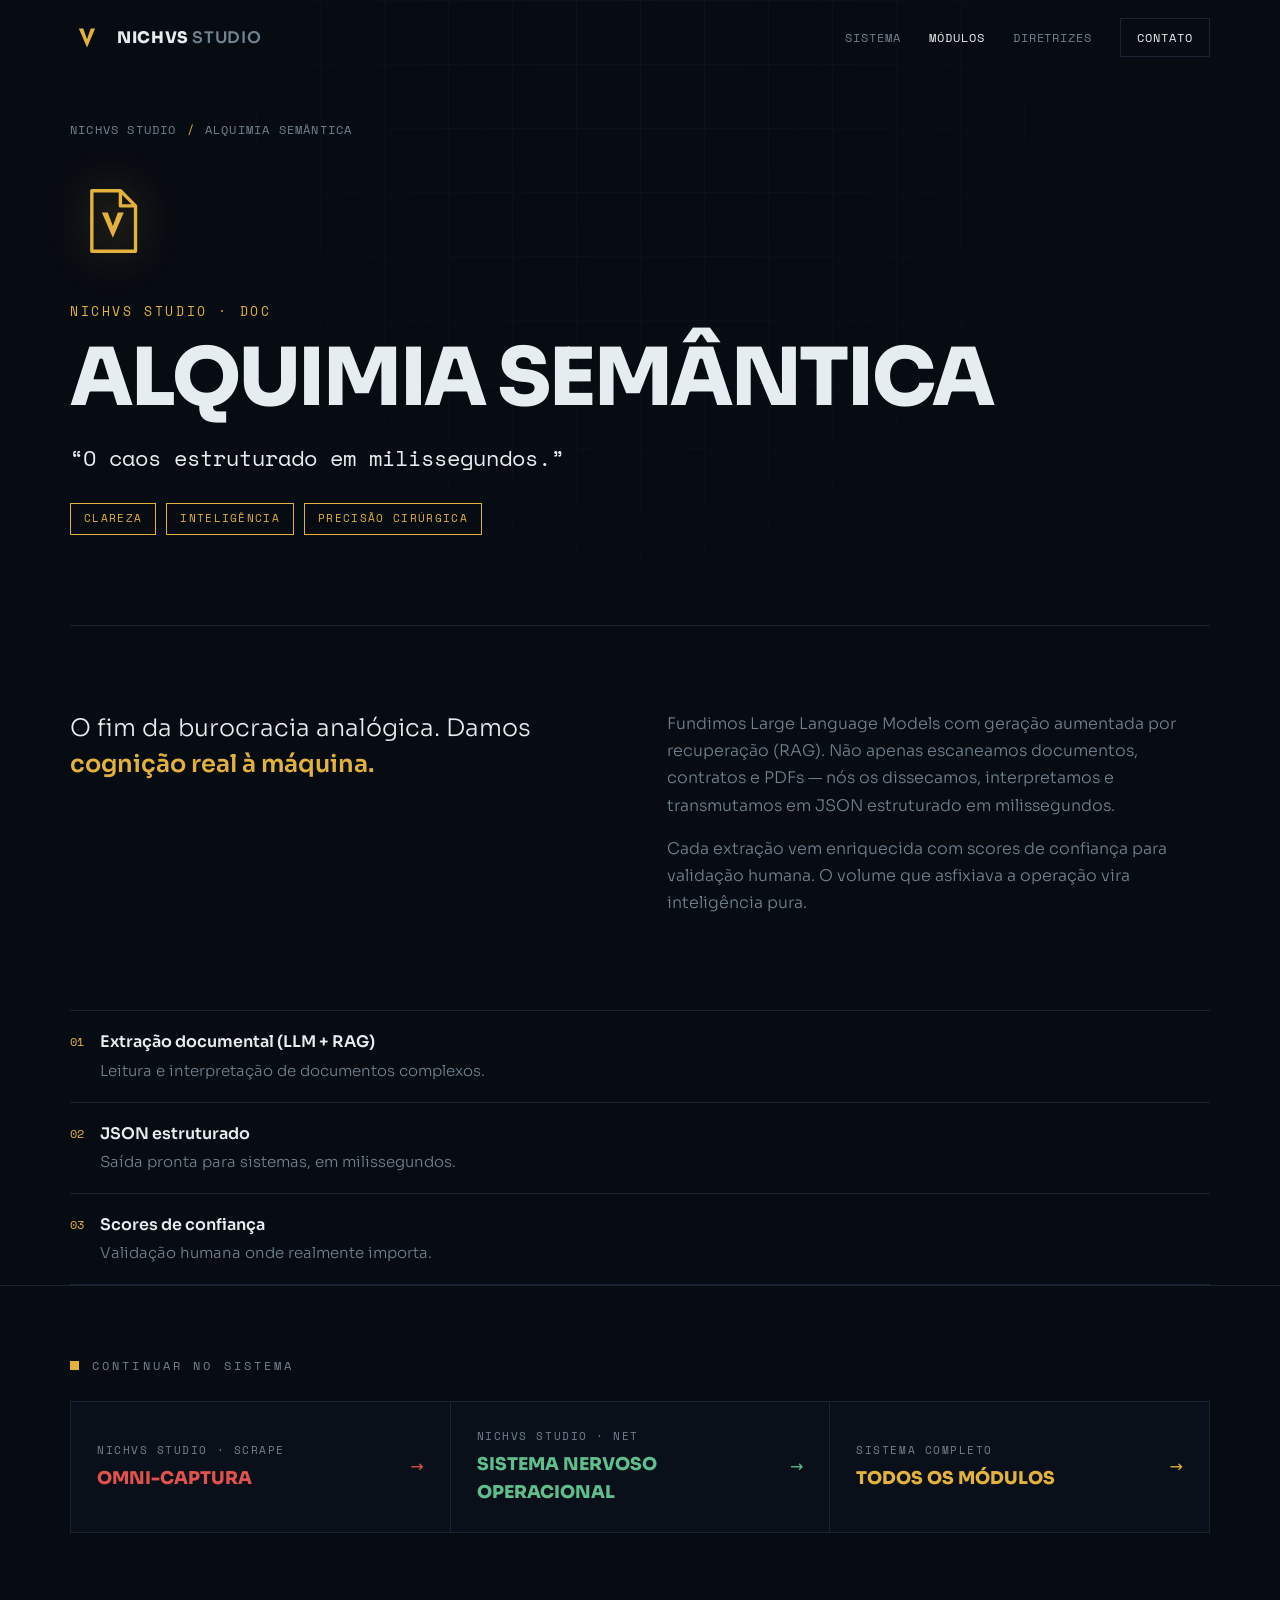
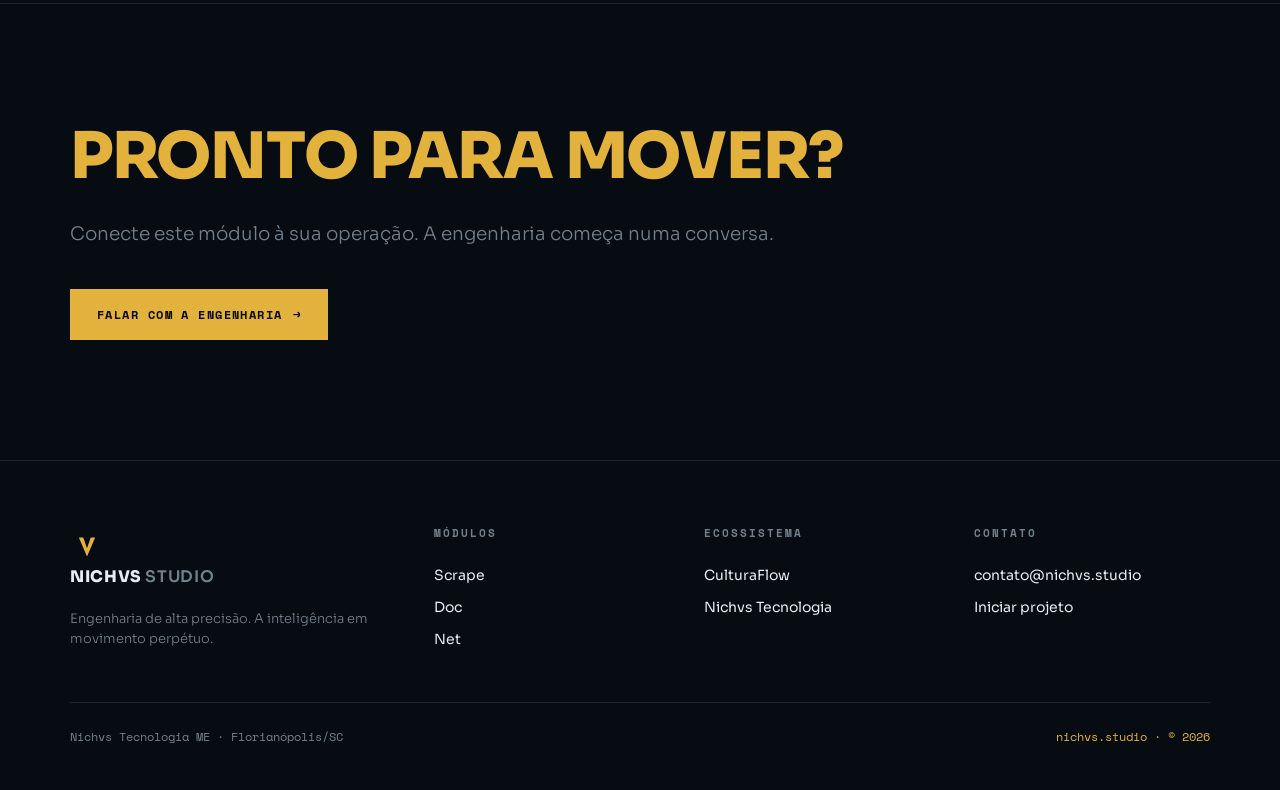
<file: doc_1.html>
<!DOCTYPE html><html lang="pt-BR"><head><meta charset="UTF-8"/><meta name="viewport" content="width=device-width, initial-scale=1.0"/><title>NICHVS STUDIO · DOC — Alquimia Semântica | NICHVS STUDIO</title><meta name="description" content="NICHVS STUDIO · DOC · Alquimia Semântica. O caos estruturado em milissegundos."/><link rel="preconnect" href="https://fonts.googleapis.com"/><link rel="preconnect" href="https://fonts.gstatic.com" crossorigin/><link href="https://fonts.googleapis.com/css2?family=Sora:wght@300;400;600;800&family=Space+Mono:wght@400;700&display=swap" rel="stylesheet"/><link rel="stylesheet" href="studio.css"/></head><body class="mod-doc"><header id="head"><div class="wrap nav"><a class="brand" href="index.html" aria-label="NICHVS STUDIO"><svg viewBox="0 0 100 100" aria-hidden="true"><path class="v-fill" d="M26 22 L50 78 L74 22 L61 22 L50 54 L39 22 Z"/></svg><span class="bt">NICHVS <span>STUDIO</span></span></a><nav class="nav-links"><a href="index.html#sistema">Sistema</a><a href="index.html#modulos" style="color:var(--text)">Módulos</a><a href="index.html#diretrizes">Diretrizes</a><a class="nav-cta" href="mailto:contato@nichvs.studio">Contato</a></nav></div></header><main id="top"><div class="wrap"><div class="crumb"><a href="index.html">NICHVS STUDIO</a><span class="sep">/</span>Alquimia Semântica</div><section class="mhero"><svg class="mhero-ico" viewBox="0 0 100 100" aria-hidden="true"><path class="v-stroke" stroke-width="4" stroke-linejoin="round" d="M26 14 H60 L78 32 V86 H26 Z"/><path class="v-stroke" stroke-width="4" stroke-linejoin="round" d="M60 14 V32 H78"/><path class="v-fill" d="M38 40 L51 70 L64 40 L57 40 L51 56 L45 40 Z"/></svg><div class="mname">NICHVS STUDIO · DOC</div><h1>Alquimia Semântica</h1><p class="mtagline">“O caos estruturado em milissegundos.”</p><div class="mcon"><span>Clareza</span><span>Inteligência</span><span>Precisão Cirúrgica</span></div></section><section class="mbody"><div class="lead reveal">O fim da burocracia analógica. Damos <strong>cognição real à máquina.</strong></div><div class="detail reveal"><p>Fundimos Large Language Models com geração aumentada por recuperação (RAG). Não apenas escaneamos documentos, contratos e PDFs — nós os dissecamos, interpretamos e transmutamos em JSON estruturado em milissegundos.</p><p>Cada extração vem enriquecida com scores de confiança para validação humana. O volume que asfixiava a operação vira inteligência pura.</p></div></section><section class="reveal"><ul class="caps"><li><span class="ci">01</span><div><b>Extração documental (LLM + RAG)</b><span>Leitura e interpretação de documentos complexos.</span></div></li><li><span class="ci">02</span><div><b>JSON estruturado</b><span>Saída pronta para sistemas, em milissegundos.</span></div></li><li><span class="ci">03</span><div><b>Scores de confiança</b><span>Validação humana onde realmente importa.</span></div></li></ul></section></div><section class="xnav"><div class="wrap"><div class="sec-label">Continuar no sistema</div><div class="xrow"><a class="xcard m-scrape" href="scrape.html"><div><div class="xl">NICHVS STUDIO · SCRAPE</div><div class="xt">Omni-Captura</div></div><span class="arw">&rarr;</span></a><a class="xcard m-net" href="net.html"><div><div class="xl">NICHVS STUDIO · NET</div><div class="xt">Sistema Nervoso Operacional</div></div><span class="arw">&rarr;</span></a><a class="xcard" href="index.html#modulos"><div><div class="xl">Sistema completo</div><div class="xt">Todos os módulos</div></div><span class="arw">&rarr;</span></a></div></div></section><section class="promise"><div class="wrap"><h2 class="big"><span class="l2">Pronto para mover?</span></h2><p class="sub">Conecte este módulo à sua operação. A engenharia começa numa conversa.</p><a class="btn btn-primary" href="mailto:contato@nichvs.studio?subject=NICHVS%20STUDIO%20·%20DOC">Falar com a engenharia <span class="arw">&rarr;</span></a></div></section></main><footer><div class="wrap"><div class="fgrid"><div class="fcol"><a class="brand" href="index.html"><svg viewBox="0 0 100 100" aria-hidden="true"><path class="v-fill" d="M26 22 L50 78 L74 22 L61 22 L50 54 L39 22 Z"/></svg><span class="bt">NICHVS <span>STUDIO</span></span></a><p class="fabout">Engenharia de alta precisão. A inteligência em movimento perpétuo.</p></div><div class="fcol"><h4>Módulos</h4><a href="scrape.html">Scrape</a><a href="doc.html">Doc</a><a href="net.html">Net</a></div><div class="fcol"><h4>Ecossistema</h4><a href="https://culturaflow.netlify.app" target="_blank" rel="noopener">CulturaFlow</a><a href="https://nichvs.tech" target="_blank" rel="noopener">Nichvs Tecnologia</a></div><div class="fcol"><h4>Contato</h4><a href="mailto:contato@nichvs.studio">contato@nichvs.studio</a><a href="mailto:contato@nichvs.studio?subject=Novo%20projeto">Iniciar projeto</a></div></div><div class="fmeta"><span>Nichvs Tecnologia ME · Florianópolis/SC</span><span class="gold">nichvs.studio · © 2026</span></div></div></footer><script>(function(){"use strict";var h=document.getElementById("head");function s(){if(window.pageYOffset>40){h.classList.add("scrolled");}else{h.classList.remove("scrolled");}}window.addEventListener("scroll",s,{passive:true});s();var it=document.querySelectorAll(".reveal");if("IntersectionObserver" in window){var io=new IntersectionObserver(function(e){for(var i=0;i<e.length;i++){if(e[i].isIntersecting){e[i].target.classList.add("in");io.unobserve(e[i].target);}}},{threshold:.12,rootMargin:"0px 0px -40px 0px"});for(var j=0;j<it.length;j++){io.observe(it[j]);}}else{for(var k=0;k<it.length;k++){it[k].classList.add("in");}}})();</script></body></html>
</file>
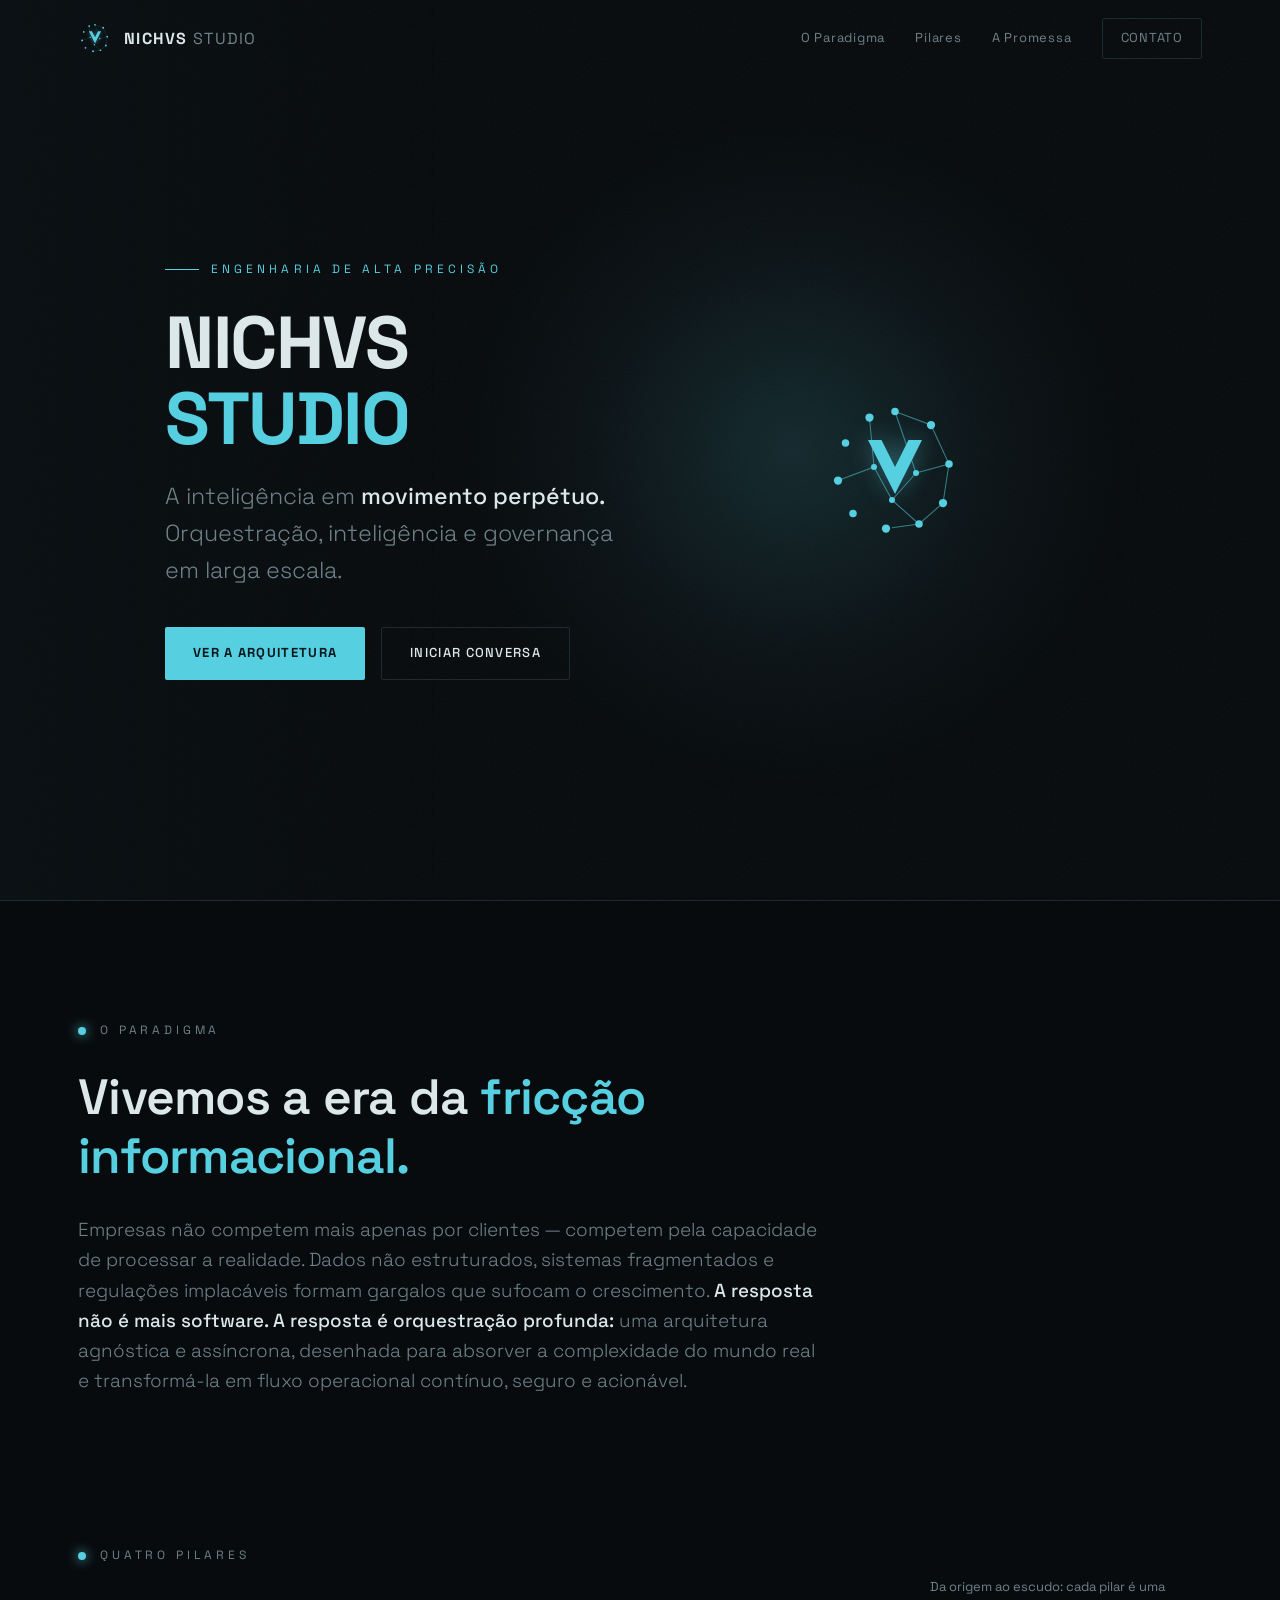
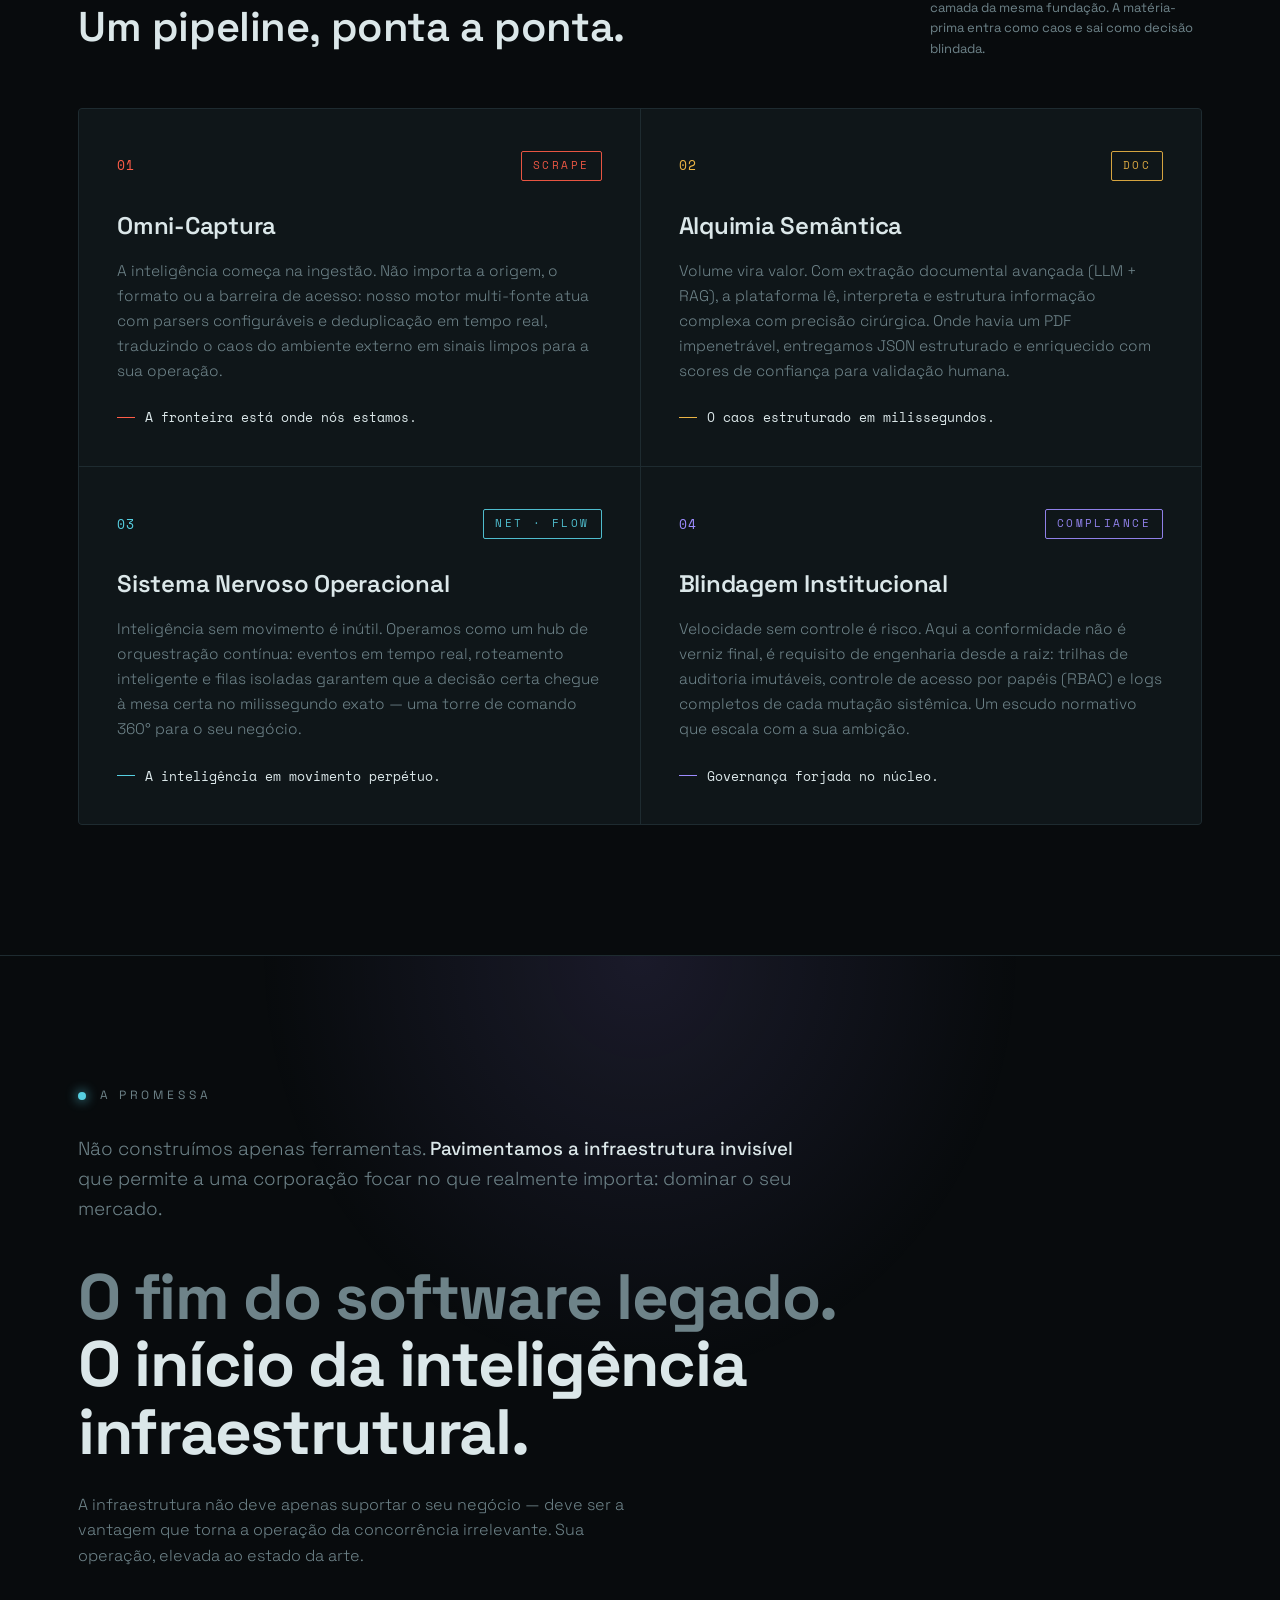
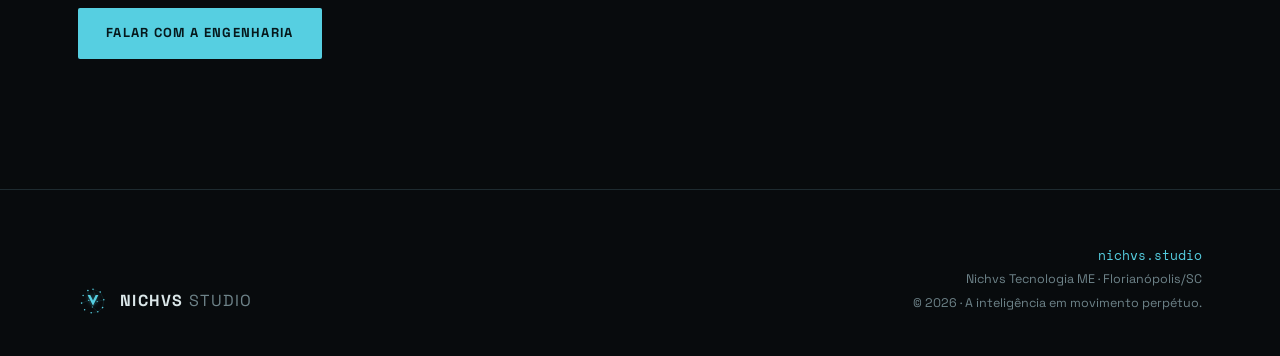
<file: indexx.html>
<!DOCTYPE html>
<html lang="pt-BR">
<head>
<meta charset="UTF-8" />
<meta name="viewport" content="width=device-width, initial-scale=1.0" />
<title>NICHVS STUDIO — A inteligência em movimento perpétuo</title>
<meta name="description" content="NICHVS STUDIO — Engenharia de alta precisão. Orquestração, inteligência e governança em larga escala. Captura, estrutura, orquestra e blinda o fluxo da sua operação." />
<link rel="preconnect" href="https://fonts.googleapis.com" />
<link rel="preconnect" href="https://fonts.gstatic.com" crossorigin />
<link href="https://fonts.googleapis.com/css2?family=Space+Grotesk:wght@300;400;500;600;700&family=Space+Mono:wght@400;700&display=swap" rel="stylesheet" />
<style>
  :root{
    --void:#080B0D;
    --void-2:#0B1013;
    --surface:#0F1619;
    --surface-2:#131D21;
    --line:#1E2B30;
    --text:#DBE7E9;
    --muted:#6E8389;
    --brand:#56CFE1;        /* ciano de marca / Net */
    --scrape:#FF5D48;       /* pilar 01 */
    --doc:#EBB445;          /* pilar 02 */
    --net:#56CFE1;          /* pilar 03 (núcleo) */
    --compliance:#9D8CFF;   /* pilar 04 */
    --maxw:1180px;
  }

  *{box-sizing:border-box;margin:0;padding:0}
  html{scroll-behavior:smooth;-webkit-text-size-adjust:100%}
  body{
    background:var(--void);
    color:var(--text);
    font-family:"Space Grotesk",system-ui,-apple-system,sans-serif;
    line-height:1.6;
    font-weight:400;
    overflow-x:hidden;
    -webkit-font-smoothing:antialiased;
  }
  /* fine grain noise overlay */
  body::before{
    content:"";position:fixed;inset:0;z-index:0;pointer-events:none;opacity:.04;
    background-image:url("data:image/svg+xml,%3Csvg xmlns='http://www.w3.org/2000/svg' width='160' height='160'%3E%3Cfilter id='n'%3E%3CfeTurbulence type='fractalNoise' baseFrequency='0.85' numOctaves='2'/%3E%3C/filter%3E%3Crect width='100%25' height='100%25' filter='url(%23n)'/%3E%3C/svg%3E");
  }
  .wrap{max-width:var(--maxw);margin:0 auto;padding:0 28px;position:relative;z-index:1}
  a{color:inherit;text-decoration:none}
  .mono{font-family:"Space Mono",ui-monospace,monospace}

  /* ---------- HEADER ---------- */
  header{
    position:fixed;top:0;left:0;right:0;z-index:50;
    transition:background .35s ease,border-color .35s ease,padding .35s ease;
    border-bottom:1px solid transparent;padding:18px 0;
  }
  header.scrolled{
    background:rgba(8,11,13,.78);
    -webkit-backdrop-filter:blur(14px);backdrop-filter:blur(14px);
    border-bottom:1px solid var(--line);padding:12px 0;
  }
  .nav{display:flex;align-items:center;justify-content:space-between;gap:24px}
  .brand{display:flex;align-items:center;gap:12px;font-weight:600;letter-spacing:.08em}
  .brand svg{width:34px;height:34px;display:block}
  .brand b{font-weight:700}
  .brand .dim{color:var(--muted);font-weight:400}
  .nav-links{display:flex;gap:30px;align-items:center}
  .nav-links a{color:var(--muted);font-size:13px;letter-spacing:.06em;transition:color .2s}
  .nav-links a:hover{color:var(--text)}
  .nav-cta{
    border:1px solid var(--line);color:var(--text);padding:9px 18px;border-radius:2px;
    font-size:12px;letter-spacing:.12em;text-transform:uppercase;transition:all .25s;
  }
  .nav-cta:hover{border-color:var(--brand);color:var(--brand);box-shadow:0 0 0 1px var(--brand) inset}
  @media(max-width:760px){.nav-links a:not(.nav-cta){display:none}}

  /* ---------- HERO ---------- */
  .hero{position:relative;min-height:100vh;display:flex;align-items:center;overflow:hidden}
  .hero-glow{
    position:absolute;top:50%;left:62%;transform:translate(-50%,-50%);
    width:760px;height:760px;max-width:120vw;border-radius:50%;
    background:radial-gradient(circle, rgba(86,207,225,.16) 0%, rgba(86,207,225,.04) 38%, transparent 66%);
    pointer-events:none;z-index:0;
  }
  .hero-strip{
    position:absolute;top:0;left:0;bottom:0;width:34%;z-index:0;pointer-events:none;
    background:linear-gradient(90deg, rgba(13,22,26,.9), rgba(8,11,13,0));
    mix-blend-mode:screen;opacity:.5;
  }
  .hero-inner{
    display:grid;grid-template-columns:1.05fr .95fr;gap:48px;align-items:center;
    width:100%;padding:120px 0 80px;
  }
  .eyebrow{
    font-size:12px;letter-spacing:.34em;text-transform:uppercase;color:var(--brand);
    display:flex;align-items:center;gap:12px;margin-bottom:26px;
  }
  .eyebrow::before{content:"";width:34px;height:1px;background:var(--brand);display:inline-block}
  h1{
    font-size:clamp(2.6rem,6.2vw,4.6rem);line-height:1.02;font-weight:700;
    letter-spacing:-.02em;margin-bottom:8px;
  }
  h1 .accent{color:var(--brand)}
  .hero-tag{
    font-size:clamp(1.05rem,2.3vw,1.45rem);color:var(--muted);font-weight:300;
    max-width:30ch;margin-top:22px;
  }
  .hero-tag b{color:var(--text);font-weight:500}
  .hero-actions{display:flex;gap:16px;flex-wrap:wrap;margin-top:38px}
  .btn{
    display:inline-flex;align-items:center;gap:10px;padding:15px 28px;border-radius:2px;
    font-size:13px;letter-spacing:.1em;text-transform:uppercase;font-weight:500;transition:all .25s;
  }
  .btn-primary{background:var(--brand);color:#06181C;font-weight:700}
  .btn-primary:hover{background:#7BDDEC;transform:translateY(-2px);box-shadow:0 10px 30px -10px rgba(86,207,225,.5)}
  .btn-ghost{border:1px solid var(--line);color:var(--text)}
  .btn-ghost:hover{border-color:var(--brand);color:var(--brand)}

  .hero-mark{display:flex;justify-content:center;align-items:center;position:relative}
  .hero-mark svg{width:min(440px,82vw);height:auto;overflow:visible}

  @media(max-width:880px){
    .hero-inner{grid-template-columns:1fr;gap:8px;padding:140px 0 70px;text-align:left}
    .hero-mark{order:-1;margin-bottom:18px}
    .hero-mark svg{width:min(280px,60vw)}
    .hero-strip{display:none}
  }

  /* ---------- NETWORK LOGO ---------- */
  .net-line{stroke:var(--brand);stroke-width:1.4;opacity:.55;fill:none;
    stroke-dasharray:240;stroke-dashoffset:240;animation:draw 1.4s ease forwards}
  .net-node{fill:var(--brand)}
  .net-node.pulse{animation:pulse 3.2s ease-in-out infinite}
  .net-v{fill:var(--brand);filter:drop-shadow(0 0 16px rgba(86,207,225,.45))}
  @keyframes draw{to{stroke-dashoffset:0}}
  @keyframes pulse{0%,100%{opacity:.5;transform:scale(1)}50%{opacity:1;transform:scale(1.5)}}
  .net-node.pulse{transform-box:fill-box;transform-origin:center}

  /* ---------- SECTIONS ---------- */
  section{position:relative;z-index:1}
  .sec-label{
    font-size:12px;letter-spacing:.32em;text-transform:uppercase;color:var(--muted);
    display:flex;align-items:center;gap:14px;margin-bottom:28px;
  }
  .sec-label::before{content:"";width:8px;height:8px;background:var(--brand);border-radius:50%;
    box-shadow:0 0 12px var(--brand);flex:none}

  .paradigm{padding:120px 0;border-top:1px solid var(--line)}
  .paradigm h2{
    font-size:clamp(1.9rem,4.4vw,3.1rem);font-weight:600;letter-spacing:-.015em;
    line-height:1.18;max-width:18ch;
  }
  .paradigm h2 .q{color:var(--brand)}
  .paradigm p{
    margin-top:30px;max-width:62ch;color:var(--muted);font-size:clamp(1rem,1.5vw,1.18rem);font-weight:300;
  }
  .paradigm p strong{color:var(--text);font-weight:500}

  /* ---------- PILLARS ---------- */
  .pillars{padding:30px 0 130px}
  .pillars-head{display:flex;justify-content:space-between;align-items:flex-end;
    gap:24px;flex-wrap:wrap;margin-bottom:48px}
  .pillars-head h2{font-size:clamp(1.7rem,3.6vw,2.6rem);font-weight:600;letter-spacing:-.01em}
  .pillars-head .note{color:var(--muted);font-size:13px;max-width:34ch}
  .grid{display:grid;grid-template-columns:1fr 1fr;gap:1px;background:var(--line);
    border:1px solid var(--line);border-radius:4px;overflow:hidden}
  @media(max-width:760px){.grid{grid-template-columns:1fr}}

  .card{
    background:var(--surface);padding:42px 38px 38px;position:relative;
    transition:background .3s ease,transform .3s ease;overflow:hidden;
    --c:var(--brand);
  }
  .card:hover{background:var(--surface-2)}
  .card::before{
    content:"";position:absolute;top:0;left:0;width:100%;height:3px;
    background:var(--c);transform:scaleX(0);transform-origin:left;transition:transform .4s ease;
  }
  .card:hover::before{transform:scaleX(1)}
  .card-top{display:flex;align-items:center;justify-content:space-between;margin-bottom:26px}
  .card-num{font-family:"Space Mono",monospace;font-size:13px;color:var(--c);letter-spacing:.1em}
  .card-sub{
    font-family:"Space Mono",monospace;font-size:11px;letter-spacing:.22em;text-transform:uppercase;
    color:var(--c);border:1px solid var(--c);padding:5px 11px;border-radius:2px;opacity:.9;
  }
  .card h3{font-size:1.5rem;font-weight:600;letter-spacing:-.01em;margin-bottom:14px}
  .card p{color:var(--muted);font-size:.96rem;font-weight:300;line-height:1.62}
  .card .tag{
    margin-top:24px;font-family:"Space Mono",monospace;font-size:13px;color:var(--text);
    display:flex;align-items:center;gap:10px;
  }
  .card .tag::before{content:"";width:18px;height:1px;background:var(--c);flex:none}

  /* ---------- PROMISE ---------- */
  .promise{padding:130px 0;border-top:1px solid var(--line);position:relative;overflow:hidden}
  .promise-glow{position:absolute;left:50%;top:0;transform:translateX(-50%);
    width:900px;height:500px;max-width:140vw;
    background:radial-gradient(ellipse at top, rgba(157,140,255,.12), transparent 60%);
    pointer-events:none}
  .promise .lead{color:var(--muted);max-width:60ch;font-weight:300;font-size:clamp(1rem,1.5vw,1.18rem)}
  .promise .lead strong{color:var(--text);font-weight:500}
  .promise .big{
    font-size:clamp(2.1rem,5.4vw,4rem);font-weight:700;letter-spacing:-.02em;line-height:1.05;
    margin:40px 0 26px;max-width:20ch;
  }
  .promise .big .l1{color:var(--muted)}
  .promise .big .l2{color:var(--text)}
  .promise .sub{color:var(--muted);max-width:56ch;font-weight:300;margin-bottom:40px}

  /* ---------- FOOTER ---------- */
  footer{border-top:1px solid var(--line);padding:54px 0 40px}
  .foot{display:flex;justify-content:space-between;align-items:flex-end;gap:30px;flex-wrap:wrap}
  .foot .brand svg{width:30px;height:30px}
  .foot-meta{color:var(--muted);font-size:12.5px;line-height:1.9;text-align:right}
  .foot-meta .mono{color:var(--brand)}
  @media(max-width:600px){.foot-meta{text-align:left}}

  /* ---------- REVEAL ---------- */
  .reveal{opacity:0;transform:translateY(26px);transition:opacity .7s ease,transform .7s ease}
  .reveal.in{opacity:1;transform:none}

  @media(prefers-reduced-motion:reduce){
    *{animation:none!important;transition:none!important}
    .reveal{opacity:1;transform:none}
    .net-line{stroke-dashoffset:0}
    html{scroll-behavior:auto}
  }
</style>
</head>
<body>

<!-- reusable network logo (symbol) -->
<svg width="0" height="0" style="position:absolute" aria-hidden="true">
  <symbol id="logo" viewBox="0 0 200 200">
    <g class="net-mesh">
      <path class="net-line" d="M100 22 L148 40 L172 92 L164 144 L132 172 L88 178 L44 158 L24 114 L34 64 L66 30 Z"/>
      <path class="net-line" d="M100 22 L128 104 M66 30 L72 96 M72 96 L96 140 M128 104 L96 140 M24 114 L72 96 M172 92 L128 104 M132 172 L96 140"/>
    </g>
    <g>
      <circle class="net-node pulse" cx="100" cy="22" r="5"/>
      <circle class="net-node pulse" cx="148" cy="40" r="5.5" style="animation-delay:.3s"/>
      <circle class="net-node pulse" cx="172" cy="92" r="5" style="animation-delay:.6s"/>
      <circle class="net-node pulse" cx="164" cy="144" r="5.5" style="animation-delay:.2s"/>
      <circle class="net-node pulse" cx="132" cy="172" r="5" style="animation-delay:.9s"/>
      <circle class="net-node pulse" cx="88" cy="178" r="5.5" style="animation-delay:.5s"/>
      <circle class="net-node pulse" cx="44" cy="158" r="5" style="animation-delay:1.1s"/>
      <circle class="net-node pulse" cx="24" cy="114" r="5.5" style="animation-delay:.4s"/>
      <circle class="net-node pulse" cx="34" cy="64" r="5" style="animation-delay:.8s"/>
      <circle class="net-node pulse" cx="66" cy="30" r="5.5" style="animation-delay:1.3s"/>
      <circle class="net-node pulse" cx="72" cy="96" r="4" style="animation-delay:.7s"/>
      <circle class="net-node pulse" cx="128" cy="104" r="4" style="animation-delay:1s"/>
      <circle class="net-node pulse" cx="96" cy="140" r="4" style="animation-delay:.15s"/>
    </g>
    <path class="net-v" d="M64 60 L100 132 L136 60 L118 60 L100 96 L82 60 Z"/>
  </symbol>
</svg>

<header id="head">
  <div class="wrap nav">
    <a class="brand" href="#top" aria-label="NICHVS STUDIO">
      <svg><use href="#logo"/></svg>
      <span><b>NICHVS</b> <span class="dim">STUDIO</span></span>
    </a>
    <nav class="nav-links">
      <a href="#paradigma">O Paradigma</a>
      <a href="#pilares">Pilares</a>
      <a href="#promessa">A Promessa</a>
      <a class="nav-cta" href="mailto:contato@nichvs.studio">Contato</a>
    </nav>
  </div>
</header>

<main id="top">

  <!-- HERO -->
  <section class="hero">
    <div class="hero-strip"></div>
    <div class="hero-glow"></div>
    <div class="wrap">
      <div class="hero-inner">
        <div class="hero-copy">
          <div class="eyebrow">Engenharia de alta precisão</div>
          <h1>NICHVS<br><span class="accent">STUDIO</span></h1>
          <p class="hero-tag">A inteligência em <b>movimento perpétuo.</b> Orquestração, inteligência e governança em larga escala.</p>
          <div class="hero-actions">
            <a class="btn btn-primary" href="#pilares">Ver a arquitetura</a>
            <a class="btn btn-ghost" href="mailto:contato@nichvs.studio">Iniciar conversa</a>
          </div>
        </div>
        <div class="hero-mark">
          <svg><use href="#logo"/></svg>
        </div>
      </div>
    </div>
  </section>

  <!-- PARADIGMA -->
  <section class="paradigm" id="paradigma">
    <div class="wrap">
      <div class="sec-label reveal">O Paradigma</div>
      <h2 class="reveal">Vivemos a era da <span class="q">fricção informacional.</span></h2>
      <p class="reveal">Empresas não competem mais apenas por clientes — competem pela capacidade de processar a realidade. Dados não estruturados, sistemas fragmentados e regulações implacáveis formam gargalos que sufocam o crescimento. <strong>A resposta não é mais software. A resposta é orquestração profunda:</strong> uma arquitetura agnóstica e assíncrona, desenhada para absorver a complexidade do mundo real e transformá-la em fluxo operacional contínuo, seguro e acionável.</p>
    </div>
  </section>

  <!-- PILARES -->
  <section class="pillars" id="pilares">
    <div class="wrap">
      <div class="pillars-head">
        <div>
          <div class="sec-label reveal">Quatro Pilares</div>
          <h2 class="reveal">Um pipeline, ponta a ponta.</h2>
        </div>
        <p class="note reveal">Da origem ao escudo: cada pilar é uma camada da mesma fundação. A matéria-prima entra como caos e sai como decisão blindada.</p>
      </div>

      <div class="grid">
        <article class="card reveal" style="--c:var(--scrape)">
          <div class="card-top">
            <span class="card-num">01</span>
            <span class="card-sub">Scrape</span>
          </div>
          <h3>Omni-Captura</h3>
          <p>A inteligência começa na ingestão. Não importa a origem, o formato ou a barreira de acesso: nosso motor multi-fonte atua com parsers configuráveis e deduplicação em tempo real, traduzindo o caos do ambiente externo em sinais limpos para a sua operação.</p>
          <div class="tag">A fronteira está onde nós estamos.</div>
        </article>

        <article class="card reveal" style="--c:var(--doc)">
          <div class="card-top">
            <span class="card-num">02</span>
            <span class="card-sub">Doc</span>
          </div>
          <h3>Alquimia Semântica</h3>
          <p>Volume vira valor. Com extração documental avançada (LLM + RAG), a plataforma lê, interpreta e estrutura informação complexa com precisão cirúrgica. Onde havia um PDF impenetrável, entregamos JSON estruturado e enriquecido com scores de confiança para validação humana.</p>
          <div class="tag">O caos estruturado em milissegundos.</div>
        </article>

        <article class="card reveal" style="--c:var(--net)">
          <div class="card-top">
            <span class="card-num">03</span>
            <span class="card-sub">Net · Flow</span>
          </div>
          <h3>Sistema Nervoso Operacional</h3>
          <p>Inteligência sem movimento é inútil. Operamos como um hub de orquestração contínua: eventos em tempo real, roteamento inteligente e filas isoladas garantem que a decisão certa chegue à mesa certa no milissegundo exato — uma torre de comando 360° para o seu negócio.</p>
          <div class="tag">A inteligência em movimento perpétuo.</div>
        </article>

        <article class="card reveal" style="--c:var(--compliance)">
          <div class="card-top">
            <span class="card-num">04</span>
            <span class="card-sub">Compliance</span>
          </div>
          <h3>Blindagem Institucional</h3>
          <p>Velocidade sem controle é risco. Aqui a conformidade não é verniz final, é requisito de engenharia desde a raiz: trilhas de auditoria imutáveis, controle de acesso por papéis (RBAC) e logs completos de cada mutação sistêmica. Um escudo normativo que escala com a sua ambição.</p>
          <div class="tag">Governança forjada no núcleo.</div>
        </article>
      </div>
    </div>
  </section>

  <!-- PROMESSA -->
  <section class="promise" id="promessa">
    <div class="promise-glow"></div>
    <div class="wrap">
      <div class="sec-label reveal">A Promessa</div>
      <p class="lead reveal">Não construímos apenas ferramentas. <strong>Pavimentamos a infraestrutura invisível</strong> que permite a uma corporação focar no que realmente importa: dominar o seu mercado.</p>
      <h2 class="big reveal">
        <span class="l1">O fim do software legado.</span><br>
        <span class="l2">O início da inteligência infraestrutural.</span>
      </h2>
      <p class="sub reveal">A infraestrutura não deve apenas suportar o seu negócio — deve ser a vantagem que torna a operação da concorrência irrelevante. Sua operação, elevada ao estado da arte.</p>
      <a class="btn btn-primary reveal" href="mailto:contato@nichvs.studio">Falar com a engenharia</a>
    </div>
  </section>

</main>

<footer>
  <div class="wrap foot">
    <a class="brand" href="#top">
      <svg><use href="#logo"/></svg>
      <span><b>NICHVS</b> <span class="dim">STUDIO</span></span>
    </a>
    <div class="foot-meta">
      <div class="mono">nichvs.studio</div>
      <div>Nichvs Tecnologia ME · Florianópolis/SC</div>
      <div>© <span id="yr"></span> · A inteligência em movimento perpétuo.</div>
    </div>
  </div>
</footer>

<script>
(function(){
  "use strict";
  // ano
  var yr = document.getElementById("yr");
  if (yr) { yr.textContent = new Date().getFullYear(); }

  // header scrolled
  var head = document.getElementById("head");
  function onScroll(){
    if (window.pageYOffset > 40) { head.classList.add("scrolled"); }
    else { head.classList.remove("scrolled"); }
  }
  window.addEventListener("scroll", onScroll, { passive:true });
  onScroll();

  // reveal on scroll (Safari-safe: IntersectionObserver com fallback)
  var items = document.querySelectorAll(".reveal");
  if ("IntersectionObserver" in window) {
    var io = new IntersectionObserver(function(entries){
      for (var i=0;i<entries.length;i++){
        if (entries[i].isIntersecting){
          entries[i].target.classList.add("in");
          io.unobserve(entries[i].target);
        }
      }
    }, { threshold:0.12, rootMargin:"0px 0px -40px 0px" });
    for (var j=0;j<items.length;j++){ io.observe(items[j]); }
  } else {
    for (var k=0;k<items.length;k++){ items[k].classList.add("in"); }
  }
})();
</script>
</body>
</html>
</file>
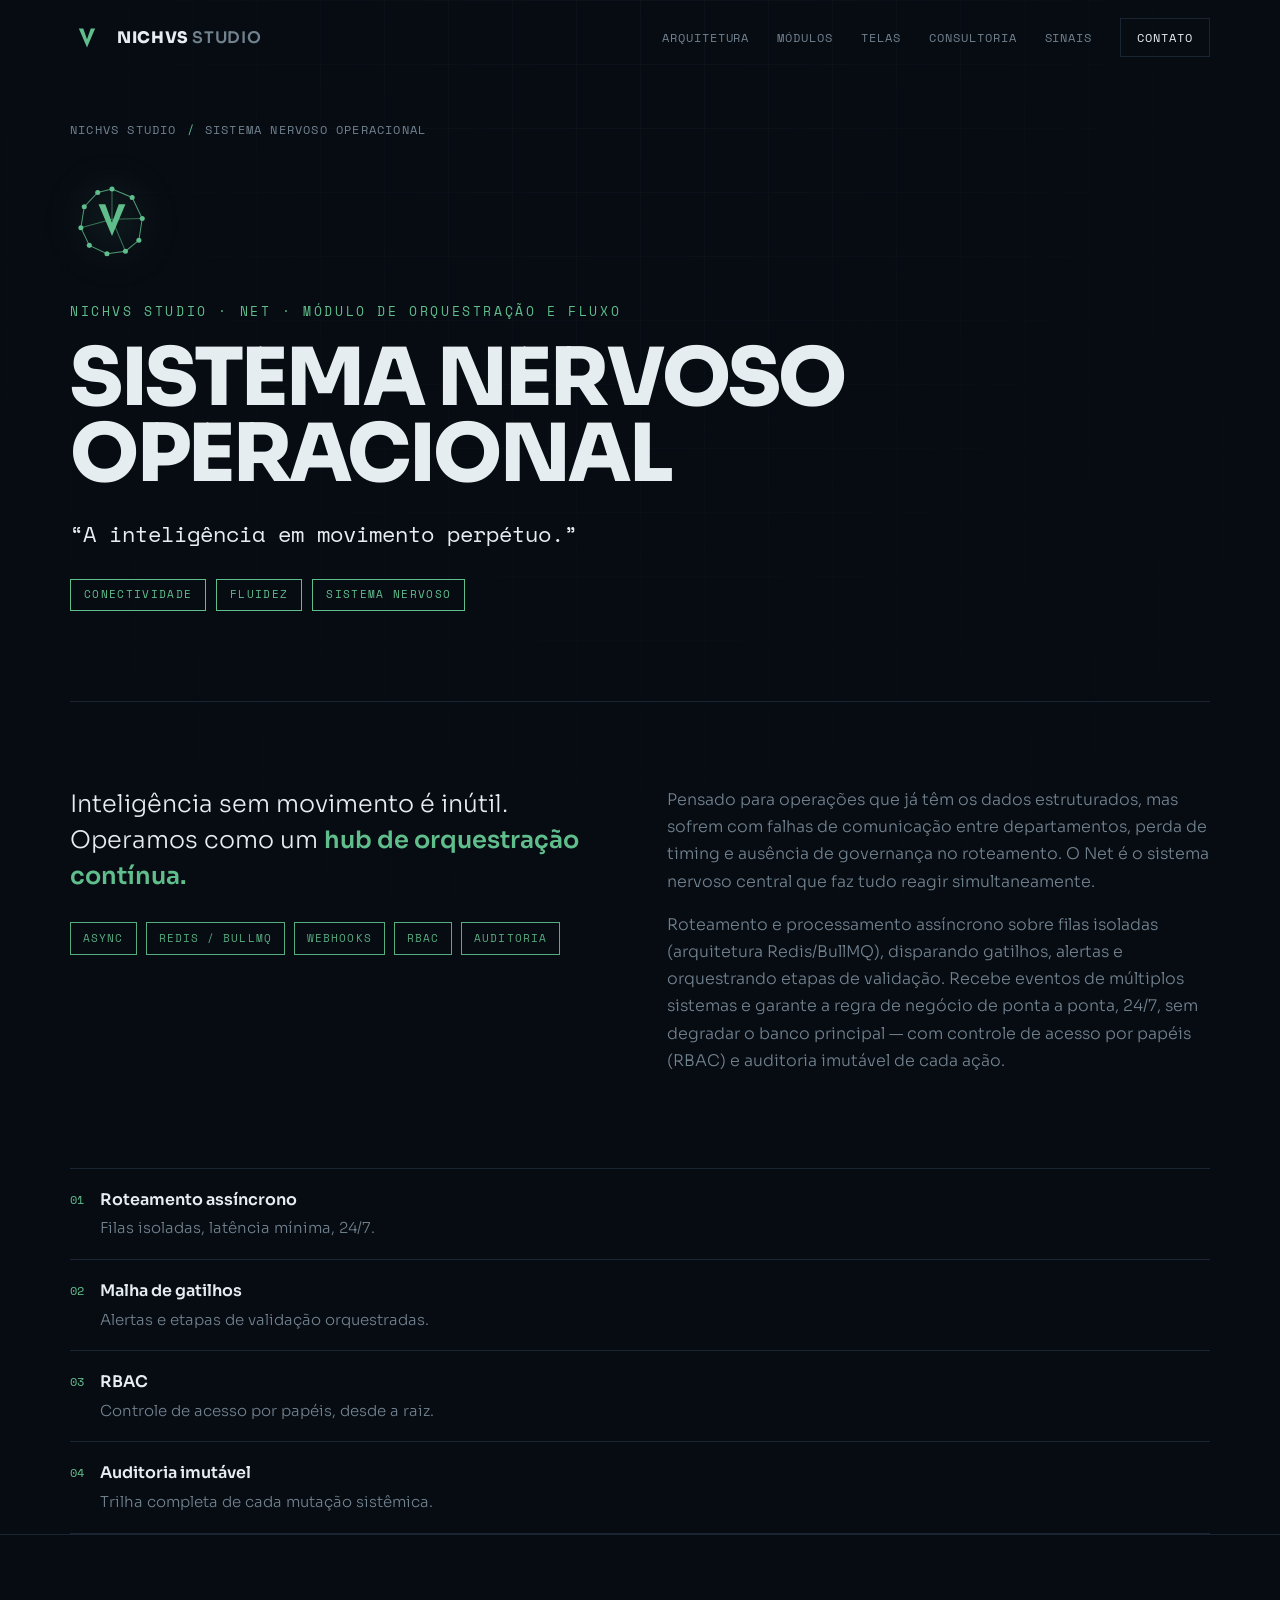
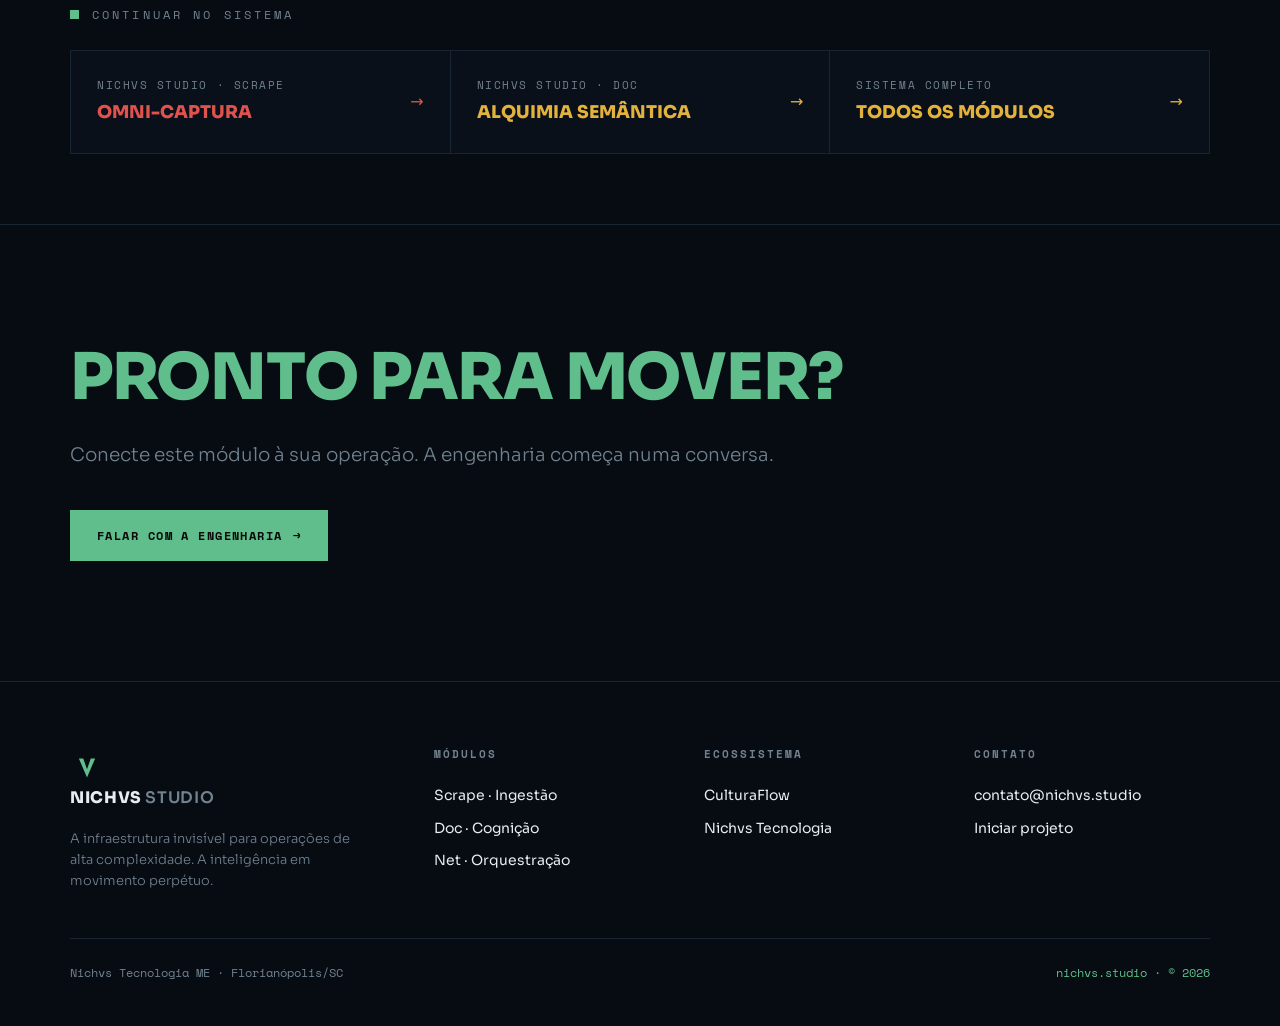
<file: net.html>
<!DOCTYPE html><html lang="pt-BR"><head><meta charset="UTF-8"/><meta name="viewport" content="width=device-width, initial-scale=1.0"/><title>NICHVS STUDIO · NET — Sistema Nervoso Operacional | NICHVS STUDIO</title><meta name="description" content="NICHVS STUDIO · NET · Módulo de Orquestração e Fluxo. A inteligência em movimento perpétuo."/><link rel="preconnect" href="https://fonts.googleapis.com"/><link rel="preconnect" href="https://fonts.gstatic.com" crossorigin/><link href="https://fonts.googleapis.com/css2?family=Sora:wght@300;400;600;800&family=Space+Mono:wght@400;700&display=swap" rel="stylesheet"/><link rel="stylesheet" href="studio.css"/></head><body class="mod-net"><header id="head"><div class="wrap nav"><a class="brand" href="index.html" aria-label="NICHVS STUDIO"><svg viewBox="0 0 100 100" aria-hidden="true"><path class="v-fill" d="M26 22 L50 78 L74 22 L61 22 L50 54 L39 22 Z"/></svg><span class="bt">NICHVS <span>STUDIO</span></span></a><nav class="nav-links"><a href="index.html#arquitetura">Arquitetura</a><a href="index.html#modulos">Módulos</a><a href="index.html#telas">Telas</a><a href="index.html#consultoria">Consultoria</a><a href="index.html#sinais">Sinais</a><a class="nav-cta" href="mailto:contato@nichvs.studio">Contato</a></nav></div></header><main id="top"><div class="wrap"><div class="crumb"><a href="index.html">NICHVS STUDIO</a><span class="sep">/</span>Sistema Nervoso Operacional</div><section class="mhero"><svg class="mhero-ico" viewBox="0 0 100 100" aria-hidden="true"><path class="v-stroke" stroke-width="1.2" opacity=".8" d="M50 12 L74 22 L86 47 L82 73 L66 86 L44 89 L23 79 L13 58 L17 33 L33 16 Z"/><path class="v-stroke" stroke-width="1.2" opacity=".55" d="M50 12 L50 48 M13 58 L50 48 M86 47 L50 48 M66 86 L50 48"/><circle class="net-node pulse" cx="50" cy="12" r="3" style="animation-delay:0.00s"/><circle class="net-node pulse" cx="74" cy="22" r="3" style="animation-delay:0.18s"/><circle class="net-node pulse" cx="86" cy="47" r="3" style="animation-delay:0.36s"/><circle class="net-node pulse" cx="82" cy="73" r="3" style="animation-delay:0.54s"/><circle class="net-node pulse" cx="66" cy="86" r="3" style="animation-delay:0.72s"/><circle class="net-node pulse" cx="44" cy="89" r="3" style="animation-delay:0.90s"/><circle class="net-node pulse" cx="23" cy="79" r="3" style="animation-delay:1.08s"/><circle class="net-node pulse" cx="13" cy="58" r="3" style="animation-delay:1.26s"/><circle class="net-node pulse" cx="17" cy="33" r="3" style="animation-delay:1.44s"/><circle class="net-node pulse" cx="33" cy="16" r="3" style="animation-delay:1.62s"/><path class="v-fill" d="M34 30 L50 68 L66 30 L58 30 L50 52 L42 30 Z"/></svg><div class="mname">NICHVS STUDIO · NET · Módulo de Orquestração e Fluxo</div><h1>Sistema Nervoso Operacional</h1><p class="mtagline">“A inteligência em movimento perpétuo.”</p><div class="mcon"><span>Conectividade</span><span>Fluidez</span><span>Sistema Nervoso</span></div></section><section class="mbody"><div class="lead reveal">Inteligência sem movimento é inútil. Operamos como um <strong>hub de orquestração contínua.</strong><div class="chips"><span class="chip">Async</span><span class="chip">Redis / BullMQ</span><span class="chip">Webhooks</span><span class="chip">RBAC</span><span class="chip">Auditoria</span></div></div><div class="detail reveal"><p>Pensado para operações que já têm os dados estruturados, mas sofrem com falhas de comunicação entre departamentos, perda de timing e ausência de governança no roteamento. O Net é o sistema nervoso central que faz tudo reagir simultaneamente.</p><p>Roteamento e processamento assíncrono sobre filas isoladas (arquitetura Redis/BullMQ), disparando gatilhos, alertas e orquestrando etapas de validação. Recebe eventos de múltiplos sistemas e garante a regra de negócio de ponta a ponta, 24/7, sem degradar o banco principal — com controle de acesso por papéis (RBAC) e auditoria imutável de cada ação.</p></div></section><section class="reveal"><ul class="caps"><li><span class="ci">01</span><div><b>Roteamento assíncrono</b><span>Filas isoladas, latência mínima, 24/7.</span></div></li><li><span class="ci">02</span><div><b>Malha de gatilhos</b><span>Alertas e etapas de validação orquestradas.</span></div></li><li><span class="ci">03</span><div><b>RBAC</b><span>Controle de acesso por papéis, desde a raiz.</span></div></li><li><span class="ci">04</span><div><b>Auditoria imutável</b><span>Trilha completa de cada mutação sistêmica.</span></div></li></ul></section></div><section class="xnav"><div class="wrap"><div class="sec-label">Continuar no sistema</div><div class="xrow"><a class="xcard m-scrape" href="scrape.html"><div><div class="xl">NICHVS STUDIO · SCRAPE</div><div class="xt">Omni-Captura</div></div><span class="arw">&rarr;</span></a><a class="xcard m-doc" href="doc.html"><div><div class="xl">NICHVS STUDIO · DOC</div><div class="xt">Alquimia Semântica</div></div><span class="arw">&rarr;</span></a><a class="xcard" href="index.html#modulos"><div><div class="xl">Sistema completo</div><div class="xt">Todos os módulos</div></div><span class="arw">&rarr;</span></a></div></div></section><section class="promise"><div class="wrap"><h2 class="big"><span class="l2">Pronto para mover?</span></h2><p class="sub">Conecte este módulo à sua operação. A engenharia começa numa conversa.</p><a class="btn btn-primary" href="mailto:contato@nichvs.studio?subject=NICHVS%20STUDIO%20·%20NET">Falar com a engenharia <span class="arw">&rarr;</span></a></div></section></main><footer><div class="wrap"><div class="fgrid"><div class="fcol"><a class="brand" href="index.html"><svg viewBox="0 0 100 100" aria-hidden="true"><path class="v-fill" d="M26 22 L50 78 L74 22 L61 22 L50 54 L39 22 Z"/></svg><span class="bt">NICHVS <span>STUDIO</span></span></a><p class="fabout">A infraestrutura invisível para operações de alta complexidade. A inteligência em movimento perpétuo.</p></div><div class="fcol"><h4>Módulos</h4><a href="scrape.html">Scrape · Ingestão</a><a href="doc.html">Doc · Cognição</a><a href="net.html">Net · Orquestração</a></div><div class="fcol"><h4>Ecossistema</h4><a href="https://culturaflow.netlify.app" target="_blank" rel="noopener">CulturaFlow</a><a href="https://nichvs.tech" target="_blank" rel="noopener">Nichvs Tecnologia</a></div><div class="fcol"><h4>Contato</h4><a href="mailto:contato@nichvs.studio">contato@nichvs.studio</a><a href="mailto:contato@nichvs.studio?subject=Novo%20projeto">Iniciar projeto</a></div></div><div class="fmeta"><span>Nichvs Tecnologia ME · Florianópolis/SC</span><span class="gold">nichvs.studio · © 2026</span></div></div></footer><script>(function(){"use strict";var h=document.getElementById("head");function s(){if(window.pageYOffset>40){h.classList.add("scrolled");}else{h.classList.remove("scrolled");}}window.addEventListener("scroll",s,{passive:true});s();var it=document.querySelectorAll(".reveal");if("IntersectionObserver" in window){var io=new IntersectionObserver(function(e){for(var i=0;i<e.length;i++){if(e[i].isIntersecting){e[i].target.classList.add("in");io.unobserve(e[i].target);}}},{threshold:.12,rootMargin:"0px 0px -40px 0px"});for(var j=0;j<it.length;j++){io.observe(it[j]);}}else{for(var k=0;k<it.length;k++){it[k].classList.add("in");}}var sp=document.querySelectorAll(".spoiler");for(var q=0;q<sp.length;q++){sp[q].addEventListener("click",function(){this.classList.toggle("revealed");});}})();</script></body></html>
</file>
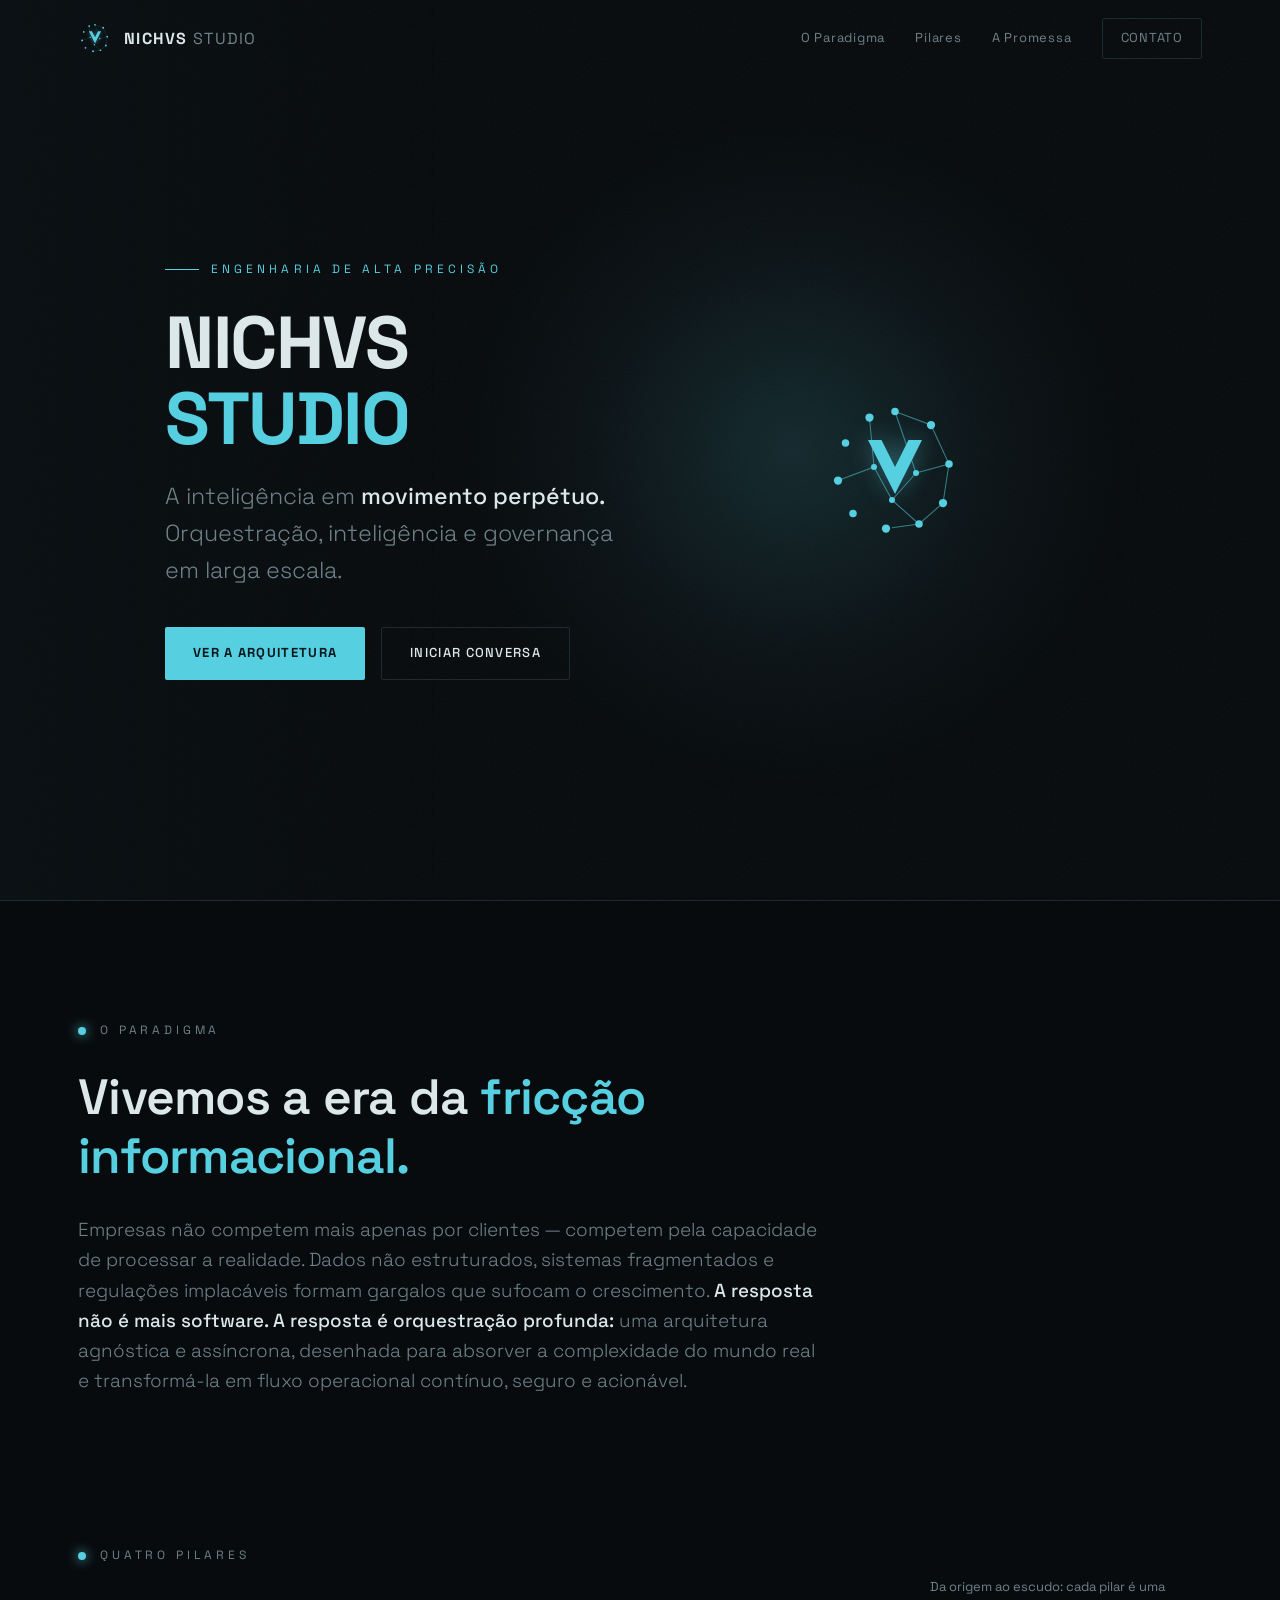
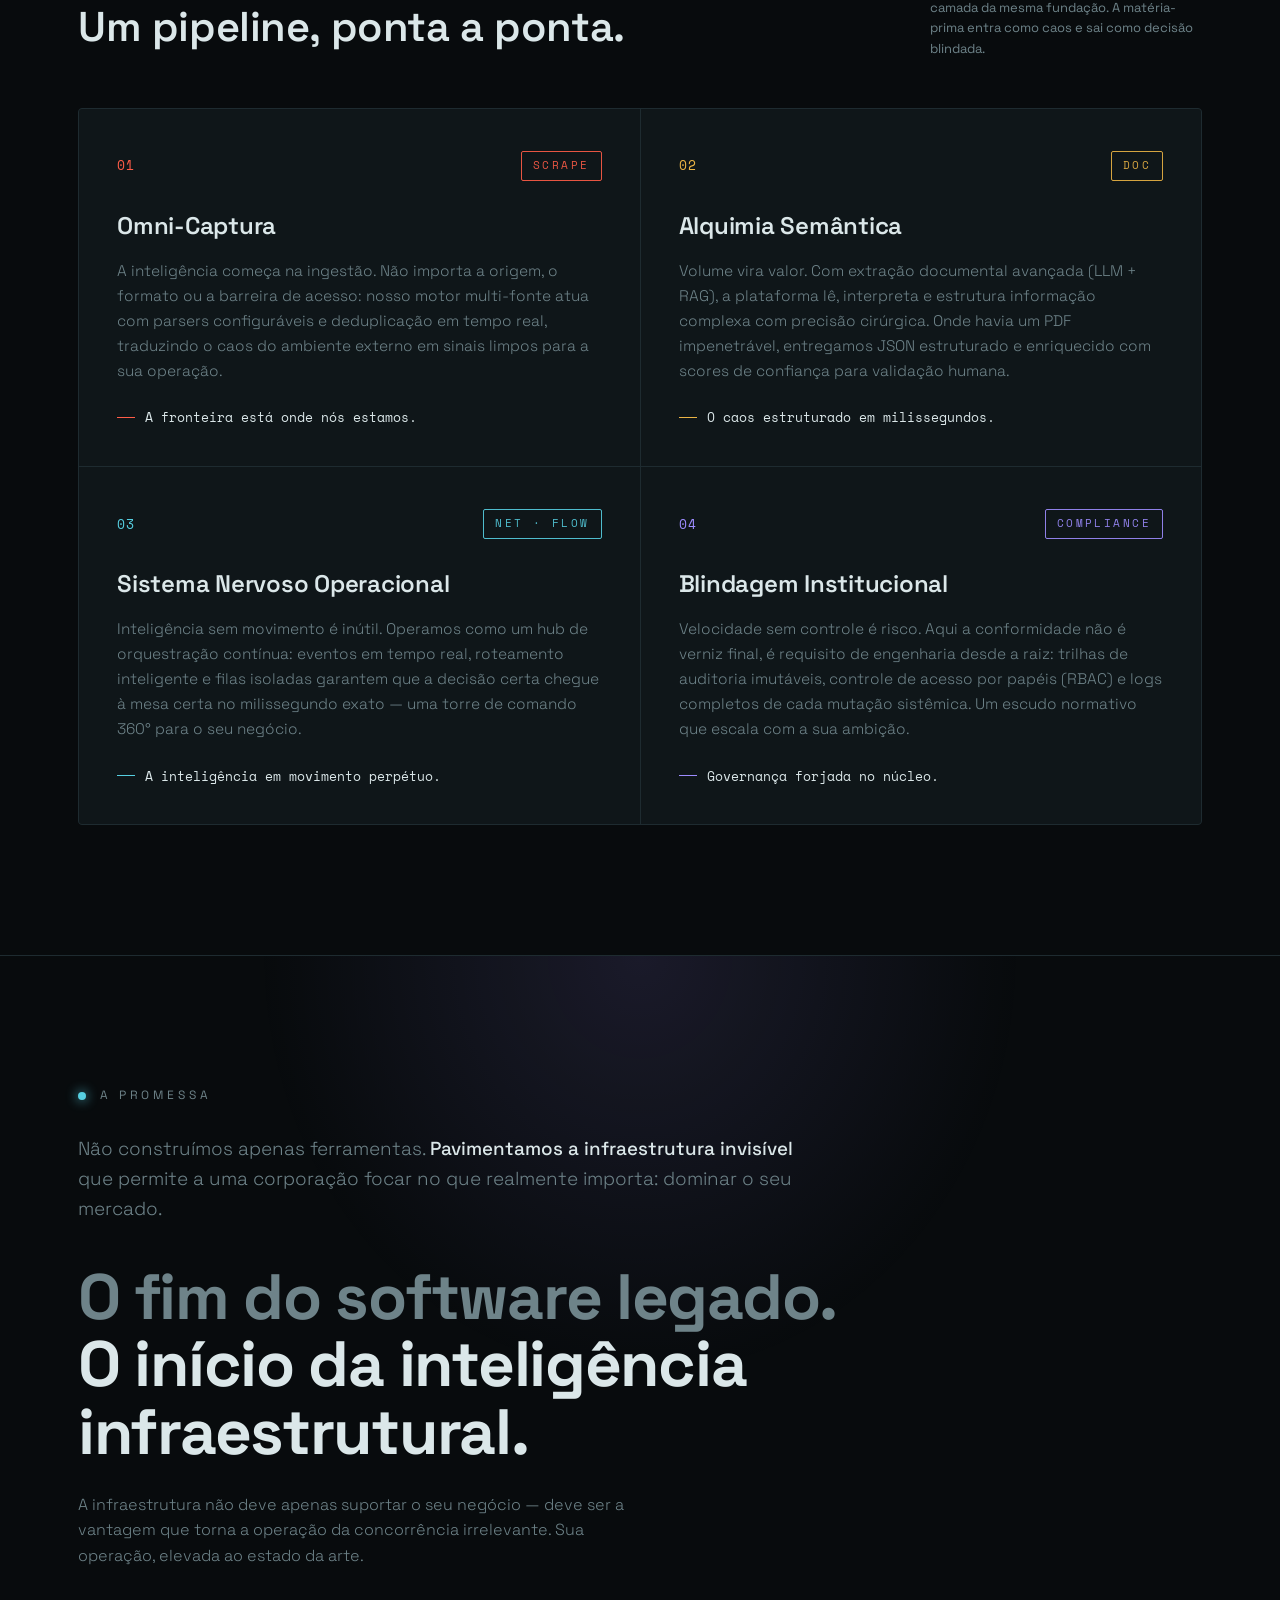
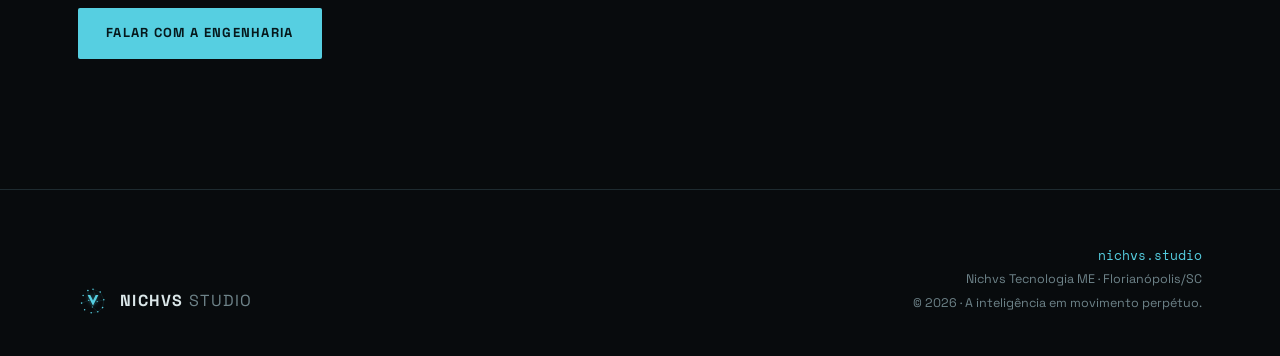
<file: nichvs-studio.html>
<!DOCTYPE html>
<html lang="pt-BR">
<head>
<meta charset="UTF-8" />
<meta name="viewport" content="width=device-width, initial-scale=1.0" />
<title>NICHVS STUDIO — A inteligência em movimento perpétuo</title>
<meta name="description" content="NICHVS STUDIO — Engenharia de alta precisão. Orquestração, inteligência e governança em larga escala. Captura, estrutura, orquestra e blinda o fluxo da sua operação." />
<link rel="preconnect" href="https://fonts.googleapis.com" />
<link rel="preconnect" href="https://fonts.gstatic.com" crossorigin />
<link href="https://fonts.googleapis.com/css2?family=Space+Grotesk:wght@300;400;500;600;700&family=Space+Mono:wght@400;700&display=swap" rel="stylesheet" />
<style>
  :root{
    --void:#080B0D;--void-2:#0B1013;--surface:#0F1619;--surface-2:#131D21;
    --line:#1E2B30;--text:#DBE7E9;--muted:#6E8389;
    --brand:#56CFE1;--scrape:#FF5D48;--doc:#EBB445;--net:#56CFE1;--compliance:#9D8CFF;
    --maxw:1180px;
  }
  *{box-sizing:border-box;margin:0;padding:0}
  html{scroll-behavior:smooth;-webkit-text-size-adjust:100%}
  body{background:var(--void);color:var(--text);font-family:"Space Grotesk",system-ui,-apple-system,sans-serif;line-height:1.6;overflow-x:hidden;-webkit-font-smoothing:antialiased}
  body::before{content:"";position:fixed;inset:0;z-index:0;pointer-events:none;opacity:.04;background-image:url("data:image/svg+xml,%3Csvg xmlns='http://www.w3.org/2000/svg' width='160' height='160'%3E%3Cfilter id='n'%3E%3CfeTurbulence type='fractalNoise' baseFrequency='0.85' numOctaves='2'/%3E%3C/filter%3E%3Crect width='100%25' height='100%25' filter='url(%23n)'/%3E%3C/svg%3E")}
  .wrap{max-width:var(--maxw);margin:0 auto;padding:0 28px;position:relative;z-index:1}
  a{color:inherit;text-decoration:none}
  .mono{font-family:"Space Mono",ui-monospace,monospace}
  header{position:fixed;top:0;left:0;right:0;z-index:50;transition:background .35s ease,border-color .35s ease,padding .35s ease;border-bottom:1px solid transparent;padding:18px 0}
  header.scrolled{background:rgba(8,11,13,.78);-webkit-backdrop-filter:blur(14px);backdrop-filter:blur(14px);border-bottom:1px solid var(--line);padding:12px 0}
  .nav{display:flex;align-items:center;justify-content:space-between;gap:24px}
  .brand{display:flex;align-items:center;gap:12px;font-weight:600;letter-spacing:.08em}
  .brand svg{width:34px;height:34px;display:block}
  .brand b{font-weight:700}.brand .dim{color:var(--muted);font-weight:400}
  .nav-links{display:flex;gap:30px;align-items:center}
  .nav-links a{color:var(--muted);font-size:13px;letter-spacing:.06em;transition:color .2s}
  .nav-links a:hover{color:var(--text)}
  .nav-cta{border:1px solid var(--line);color:var(--text);padding:9px 18px;border-radius:2px;font-size:12px;letter-spacing:.12em;text-transform:uppercase;transition:all .25s}
  .nav-cta:hover{border-color:var(--brand);color:var(--brand);box-shadow:0 0 0 1px var(--brand) inset}
  @media(max-width:760px){.nav-links a:not(.nav-cta){display:none}}
  .hero{position:relative;min-height:100vh;display:flex;align-items:center;overflow:hidden}
  .hero-glow{position:absolute;top:50%;left:62%;transform:translate(-50%,-50%);width:760px;height:760px;max-width:120vw;border-radius:50%;background:radial-gradient(circle, rgba(86,207,225,.16) 0%, rgba(86,207,225,.04) 38%, transparent 66%);pointer-events:none;z-index:0}
  .hero-strip{position:absolute;top:0;left:0;bottom:0;width:34%;z-index:0;pointer-events:none;background:linear-gradient(90deg, rgba(13,22,26,.9), rgba(8,11,13,0));mix-blend-mode:screen;opacity:.5}
  .hero-inner{display:grid;grid-template-columns:1.05fr .95fr;gap:48px;align-items:center;width:100%;padding:120px 0 80px}
  .eyebrow{font-size:12px;letter-spacing:.34em;text-transform:uppercase;color:var(--brand);display:flex;align-items:center;gap:12px;margin-bottom:26px}
  .eyebrow::before{content:"";width:34px;height:1px;background:var(--brand);display:inline-block}
  h1{font-size:clamp(2.6rem,6.2vw,4.6rem);line-height:1.02;font-weight:700;letter-spacing:-.02em;margin-bottom:8px}
  h1 .accent{color:var(--brand)}
  .hero-tag{font-size:clamp(1.05rem,2.3vw,1.45rem);color:var(--muted);font-weight:300;max-width:30ch;margin-top:22px}
  .hero-tag b{color:var(--text);font-weight:500}
  .hero-actions{display:flex;gap:16px;flex-wrap:wrap;margin-top:38px}
  .btn{display:inline-flex;align-items:center;gap:10px;padding:15px 28px;border-radius:2px;font-size:13px;letter-spacing:.1em;text-transform:uppercase;font-weight:500;transition:all .25s}
  .btn-primary{background:var(--brand);color:#06181C;font-weight:700}
  .btn-primary:hover{background:#7BDDEC;transform:translateY(-2px);box-shadow:0 10px 30px -10px rgba(86,207,225,.5)}
  .btn-ghost{border:1px solid var(--line);color:var(--text)}
  .btn-ghost:hover{border-color:var(--brand);color:var(--brand)}
  .hero-mark{display:flex;justify-content:center;align-items:center;position:relative}
  .hero-mark svg{width:min(440px,82vw);height:auto;overflow:visible}
  @media(max-width:880px){.hero-inner{grid-template-columns:1fr;gap:8px;padding:140px 0 70px}.hero-mark{order:-1;margin-bottom:18px}.hero-mark svg{width:min(280px,60vw)}.hero-strip{display:none}}
  .net-line{stroke:var(--brand);stroke-width:1.4;opacity:.55;fill:none;stroke-dasharray:240;stroke-dashoffset:240;animation:draw 1.4s ease forwards}
  .net-node{fill:var(--brand)}
  .net-node.pulse{animation:pulse 3.2s ease-in-out infinite;transform-box:fill-box;transform-origin:center}
  .net-v{fill:var(--brand);filter:drop-shadow(0 0 16px rgba(86,207,225,.45))}
  @keyframes draw{to{stroke-dashoffset:0}}
  @keyframes pulse{0%,100%{opacity:.5;transform:scale(1)}50%{opacity:1;transform:scale(1.5)}}
  section{position:relative;z-index:1}
  .sec-label{font-size:12px;letter-spacing:.32em;text-transform:uppercase;color:var(--muted);display:flex;align-items:center;gap:14px;margin-bottom:28px}
  .sec-label::before{content:"";width:8px;height:8px;background:var(--brand);border-radius:50%;box-shadow:0 0 12px var(--brand);flex:none}
  .paradigm{padding:120px 0;border-top:1px solid var(--line)}
  .paradigm h2{font-size:clamp(1.9rem,4.4vw,3.1rem);font-weight:600;letter-spacing:-.015em;line-height:1.18;max-width:18ch}
  .paradigm h2 .q{color:var(--brand)}
  .paradigm p{margin-top:30px;max-width:62ch;color:var(--muted);font-size:clamp(1rem,1.5vw,1.18rem);font-weight:300}
  .paradigm p strong{color:var(--text);font-weight:500}
  .pillars{padding:30px 0 130px}
  .pillars-head{display:flex;justify-content:space-between;align-items:flex-end;gap:24px;flex-wrap:wrap;margin-bottom:48px}
  .pillars-head h2{font-size:clamp(1.7rem,3.6vw,2.6rem);font-weight:600;letter-spacing:-.01em}
  .pillars-head .note{color:var(--muted);font-size:13px;max-width:34ch}
  .grid{display:grid;grid-template-columns:1fr 1fr;gap:1px;background:var(--line);border:1px solid var(--line);border-radius:4px;overflow:hidden}
  @media(max-width:760px){.grid{grid-template-columns:1fr}}
  .card{background:var(--surface);padding:42px 38px 38px;position:relative;transition:background .3s ease;overflow:hidden;--c:var(--brand)}
  .card:hover{background:var(--surface-2)}
  .card::before{content:"";position:absolute;top:0;left:0;width:100%;height:3px;background:var(--c);transform:scaleX(0);transform-origin:left;transition:transform .4s ease}
  .card:hover::before{transform:scaleX(1)}
  .card-top{display:flex;align-items:center;justify-content:space-between;margin-bottom:26px}
  .card-num{font-family:"Space Mono",monospace;font-size:13px;color:var(--c);letter-spacing:.1em}
  .card-sub{font-family:"Space Mono",monospace;font-size:11px;letter-spacing:.22em;text-transform:uppercase;color:var(--c);border:1px solid var(--c);padding:5px 11px;border-radius:2px;opacity:.9}
  .card h3{font-size:1.5rem;font-weight:600;letter-spacing:-.01em;margin-bottom:14px}
  .card p{color:var(--muted);font-size:.96rem;font-weight:300;line-height:1.62}
  .card .tag{margin-top:24px;font-family:"Space Mono",monospace;font-size:13px;color:var(--text);display:flex;align-items:center;gap:10px}
  .card .tag::before{content:"";width:18px;height:1px;background:var(--c);flex:none}
  .promise{padding:130px 0;border-top:1px solid var(--line);position:relative;overflow:hidden}
  .promise-glow{position:absolute;left:50%;top:0;transform:translateX(-50%);width:900px;height:500px;max-width:140vw;background:radial-gradient(ellipse at top, rgba(157,140,255,.12), transparent 60%);pointer-events:none}
  .promise .lead{color:var(--muted);max-width:60ch;font-weight:300;font-size:clamp(1rem,1.5vw,1.18rem)}
  .promise .lead strong{color:var(--text);font-weight:500}
  .promise .big{font-size:clamp(2.1rem,5.4vw,4rem);font-weight:700;letter-spacing:-.02em;line-height:1.05;margin:40px 0 26px;max-width:20ch}
  .promise .big .l1{color:var(--muted)}.promise .big .l2{color:var(--text)}
  .promise .sub{color:var(--muted);max-width:56ch;font-weight:300;margin-bottom:40px}
  footer{border-top:1px solid var(--line);padding:54px 0 40px}
  .foot{display:flex;justify-content:space-between;align-items:flex-end;gap:30px;flex-wrap:wrap}
  .foot .brand svg{width:30px;height:30px}
  .foot-meta{color:var(--muted);font-size:12.5px;line-height:1.9;text-align:right}
  .foot-meta .mono{color:var(--brand)}
  @media(max-width:600px){.foot-meta{text-align:left}}
  .reveal{opacity:0;transform:translateY(26px);transition:opacity .7s ease,transform .7s ease}
  .reveal.in{opacity:1;transform:none}
  @media(prefers-reduced-motion:reduce){*{animation:none!important;transition:none!important}.reveal{opacity:1;transform:none}.net-line{stroke-dashoffset:0}html{scroll-behavior:auto}}
</style>
</head>
<body>
<svg width="0" height="0" style="position:absolute" aria-hidden="true">
  <symbol id="logo" viewBox="0 0 200 200">
    <g>
      <path class="net-line" d="M100 22 L148 40 L172 92 L164 144 L132 172 L88 178 L44 158 L24 114 L34 64 L66 30 Z"/>
      <path class="net-line" d="M100 22 L128 104 M66 30 L72 96 M72 96 L96 140 M128 104 L96 140 M24 114 L72 96 M172 92 L128 104 M132 172 L96 140"/>
    </g>
    <g>
      <circle class="net-node pulse" cx="100" cy="22" r="5"/>
      <circle class="net-node pulse" cx="148" cy="40" r="5.5" style="animation-delay:.3s"/>
      <circle class="net-node pulse" cx="172" cy="92" r="5" style="animation-delay:.6s"/>
      <circle class="net-node pulse" cx="164" cy="144" r="5.5" style="animation-delay:.2s"/>
      <circle class="net-node pulse" cx="132" cy="172" r="5" style="animation-delay:.9s"/>
      <circle class="net-node pulse" cx="88" cy="178" r="5.5" style="animation-delay:.5s"/>
      <circle class="net-node pulse" cx="44" cy="158" r="5" style="animation-delay:1.1s"/>
      <circle class="net-node pulse" cx="24" cy="114" r="5.5" style="animation-delay:.4s"/>
      <circle class="net-node pulse" cx="34" cy="64" r="5" style="animation-delay:.8s"/>
      <circle class="net-node pulse" cx="66" cy="30" r="5.5" style="animation-delay:1.3s"/>
      <circle class="net-node pulse" cx="72" cy="96" r="4" style="animation-delay:.7s"/>
      <circle class="net-node pulse" cx="128" cy="104" r="4" style="animation-delay:1s"/>
      <circle class="net-node pulse" cx="96" cy="140" r="4" style="animation-delay:.15s"/>
    </g>
    <path class="net-v" d="M64 60 L100 132 L136 60 L118 60 L100 96 L82 60 Z"/>
  </symbol>
</svg>
<header id="head">
  <div class="wrap nav">
    <a class="brand" href="#top" aria-label="NICHVS STUDIO"><svg><use href="#logo"/></svg><span><b>NICHVS</b> <span class="dim">STUDIO</span></span></a>
    <nav class="nav-links">
      <a href="#paradigma">O Paradigma</a>
      <a href="#pilares">Pilares</a>
      <a href="#promessa">A Promessa</a>
      <a class="nav-cta" href="mailto:contato@nichvs.studio">Contato</a>
    </nav>
  </div>
</header>
<main id="top">
  <section class="hero">
    <div class="hero-strip"></div>
    <div class="hero-glow"></div>
    <div class="wrap">
      <div class="hero-inner">
        <div class="hero-copy">
          <div class="eyebrow">Engenharia de alta precisão</div>
          <h1>NICHVS<br><span class="accent">STUDIO</span></h1>
          <p class="hero-tag">A inteligência em <b>movimento perpétuo.</b> Orquestração, inteligência e governança em larga escala.</p>
          <div class="hero-actions">
            <a class="btn btn-primary" href="#pilares">Ver a arquitetura</a>
            <a class="btn btn-ghost" href="mailto:contato@nichvs.studio">Iniciar conversa</a>
          </div>
        </div>
        <div class="hero-mark"><svg><use href="#logo"/></svg></div>
      </div>
    </div>
  </section>
  <section class="paradigm" id="paradigma">
    <div class="wrap">
      <div class="sec-label reveal">O Paradigma</div>
      <h2 class="reveal">Vivemos a era da <span class="q">fricção informacional.</span></h2>
      <p class="reveal">Empresas não competem mais apenas por clientes — competem pela capacidade de processar a realidade. Dados não estruturados, sistemas fragmentados e regulações implacáveis formam gargalos que sufocam o crescimento. <strong>A resposta não é mais software. A resposta é orquestração profunda:</strong> uma arquitetura agnóstica e assíncrona, desenhada para absorver a complexidade do mundo real e transformá-la em fluxo operacional contínuo, seguro e acionável.</p>
    </div>
  </section>
  <section class="pillars" id="pilares">
    <div class="wrap">
      <div class="pillars-head">
        <div><div class="sec-label reveal">Quatro Pilares</div><h2 class="reveal">Um pipeline, ponta a ponta.</h2></div>
        <p class="note reveal">Da origem ao escudo: cada pilar é uma camada da mesma fundação. A matéria-prima entra como caos e sai como decisão blindada.</p>
      </div>
      <div class="grid">
        <article class="card reveal" style="--c:var(--scrape)">
          <div class="card-top"><span class="card-num">01</span><span class="card-sub">Scrape</span></div>
          <h3>Omni-Captura</h3>
          <p>A inteligência começa na ingestão. Não importa a origem, o formato ou a barreira de acesso: nosso motor multi-fonte atua com parsers configuráveis e deduplicação em tempo real, traduzindo o caos do ambiente externo em sinais limpos para a sua operação.</p>
          <div class="tag">A fronteira está onde nós estamos.</div>
        </article>
        <article class="card reveal" style="--c:var(--doc)">
          <div class="card-top"><span class="card-num">02</span><span class="card-sub">Doc</span></div>
          <h3>Alquimia Semântica</h3>
          <p>Volume vira valor. Com extração documental avançada (LLM + RAG), a plataforma lê, interpreta e estrutura informação complexa com precisão cirúrgica. Onde havia um PDF impenetrável, entregamos JSON estruturado e enriquecido com scores de confiança para validação humana.</p>
          <div class="tag">O caos estruturado em milissegundos.</div>
        </article>
        <article class="card reveal" style="--c:var(--net)">
          <div class="card-top"><span class="card-num">03</span><span class="card-sub">Net · Flow</span></div>
          <h3>Sistema Nervoso Operacional</h3>
          <p>Inteligência sem movimento é inútil. Operamos como um hub de orquestração contínua: eventos em tempo real, roteamento inteligente e filas isoladas garantem que a decisão certa chegue à mesa certa no milissegundo exato — uma torre de comando 360° para o seu negócio.</p>
          <div class="tag">A inteligência em movimento perpétuo.</div>
        </article>
        <article class="card reveal" style="--c:var(--compliance)">
          <div class="card-top"><span class="card-num">04</span><span class="card-sub">Compliance</span></div>
          <h3>Blindagem Institucional</h3>
          <p>Velocidade sem controle é risco. Aqui a conformidade não é verniz final, é requisito de engenharia desde a raiz: trilhas de auditoria imutáveis, controle de acesso por papéis (RBAC) e logs completos de cada mutação sistêmica. Um escudo normativo que escala com a sua ambição.</p>
          <div class="tag">Governança forjada no núcleo.</div>
        </article>
      </div>
    </div>
  </section>
  <section class="promise" id="promessa">
    <div class="promise-glow"></div>
    <div class="wrap">
      <div class="sec-label reveal">A Promessa</div>
      <p class="lead reveal">Não construímos apenas ferramentas. <strong>Pavimentamos a infraestrutura invisível</strong> que permite a uma corporação focar no que realmente importa: dominar o seu mercado.</p>
      <h2 class="big reveal"><span class="l1">O fim do software legado.</span><br><span class="l2">O início da inteligência infraestrutural.</span></h2>
      <p class="sub reveal">A infraestrutura não deve apenas suportar o seu negócio — deve ser a vantagem que torna a operação da concorrência irrelevante. Sua operação, elevada ao estado da arte.</p>
      <a class="btn btn-primary reveal" href="mailto:contato@nichvs.studio">Falar com a engenharia</a>
    </div>
  </section>
</main>
<footer>
  <div class="wrap foot">
    <a class="brand" href="#top"><svg><use href="#logo"/></svg><span><b>NICHVS</b> <span class="dim">STUDIO</span></span></a>
    <div class="foot-meta">
      <div class="mono">nichvs.studio</div>
      <div>Nichvs Tecnologia ME · Florianópolis/SC</div>
      <div>© <span id="yr"></span> · A inteligência em movimento perpétuo.</div>
    </div>
  </div>
</footer>
<script>
(function(){"use strict";
  var yr=document.getElementById("yr");if(yr){yr.textContent=new Date().getFullYear();}
  var head=document.getElementById("head");
  function onScroll(){if(window.pageYOffset>40){head.classList.add("scrolled");}else{head.classList.remove("scrolled");}}
  window.addEventListener("scroll",onScroll,{passive:true});onScroll();
  var items=document.querySelectorAll(".reveal");
  if("IntersectionObserver" in window){
    var io=new IntersectionObserver(function(entries){for(var i=0;i<entries.length;i++){if(entries[i].isIntersecting){entries[i].target.classList.add("in");io.unobserve(entries[i].target);}}},{threshold:0.12,rootMargin:"0px 0px -40px 0px"});
    for(var j=0;j<items.length;j++){io.observe(items[j]);}
  }else{for(var k=0;k<items.length;k++){items[k].classList.add("in");}}
})();
</script>
</body>
</html>
</file>
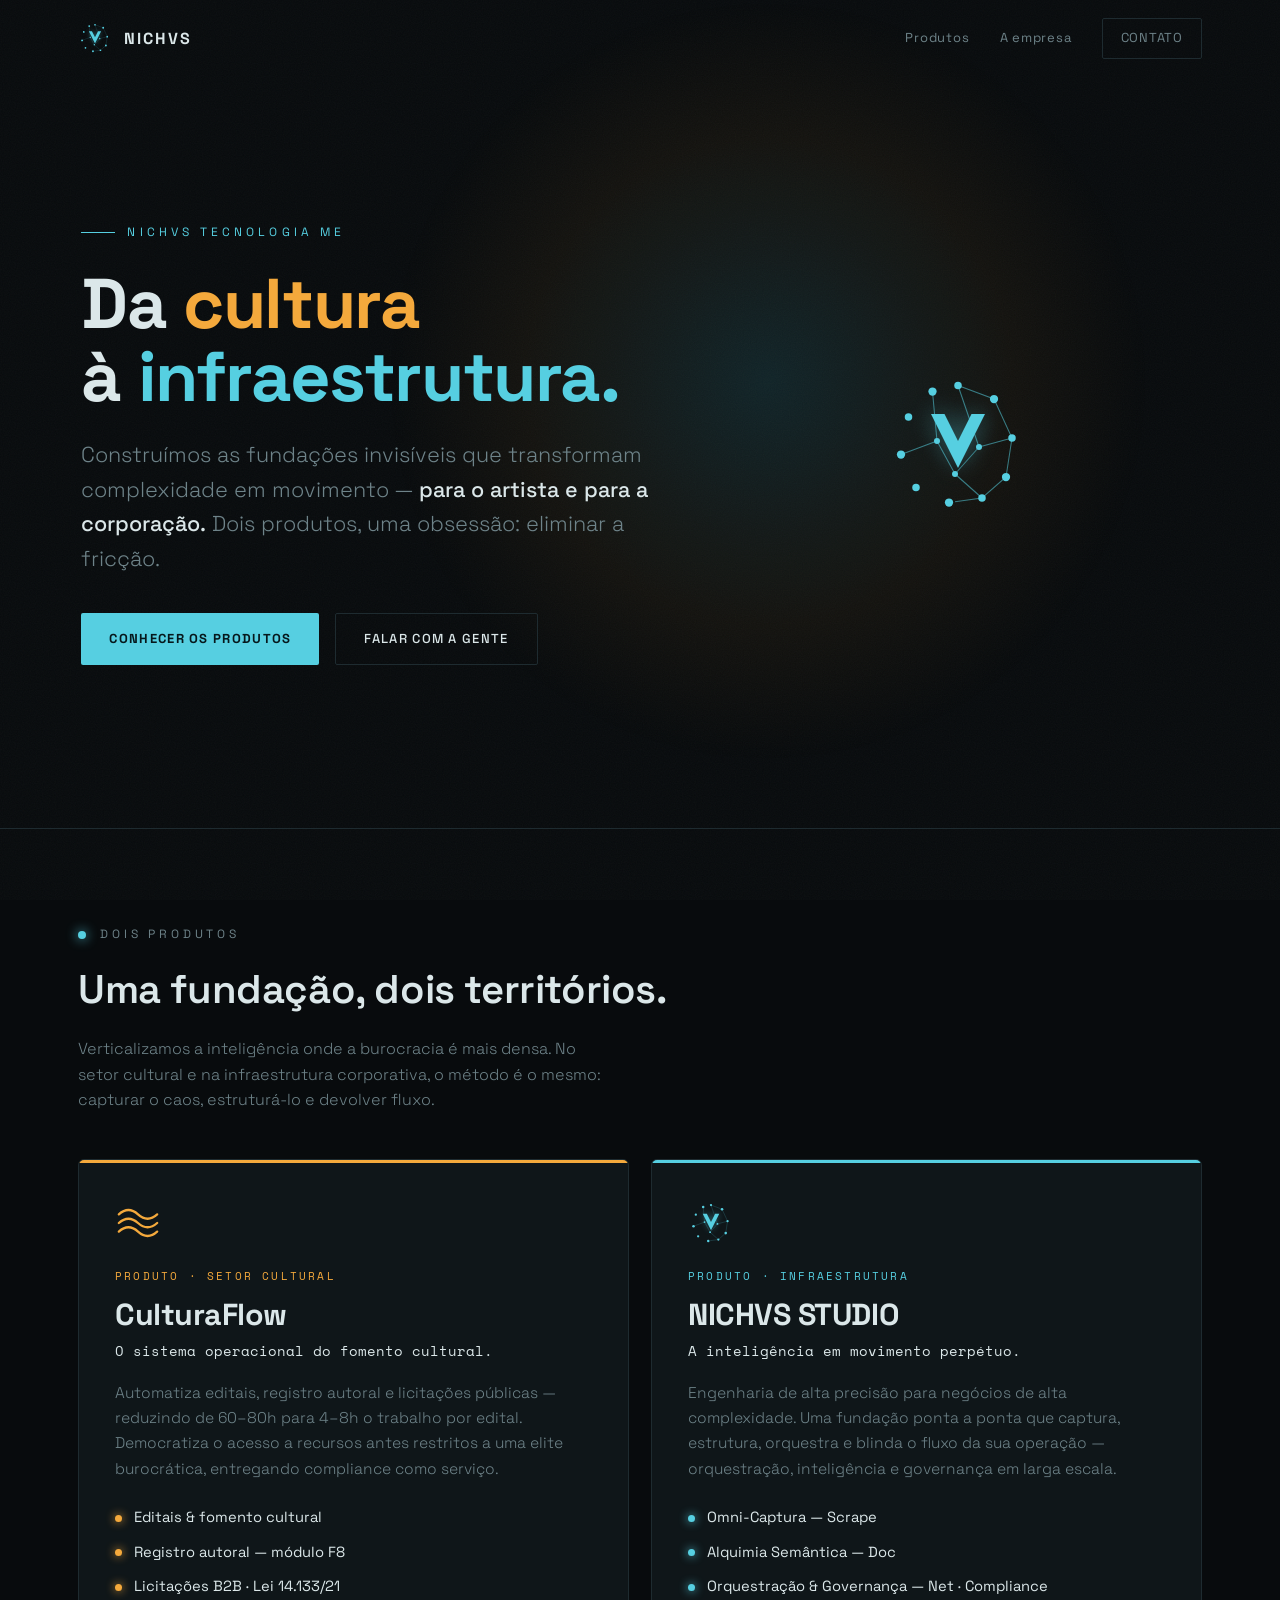
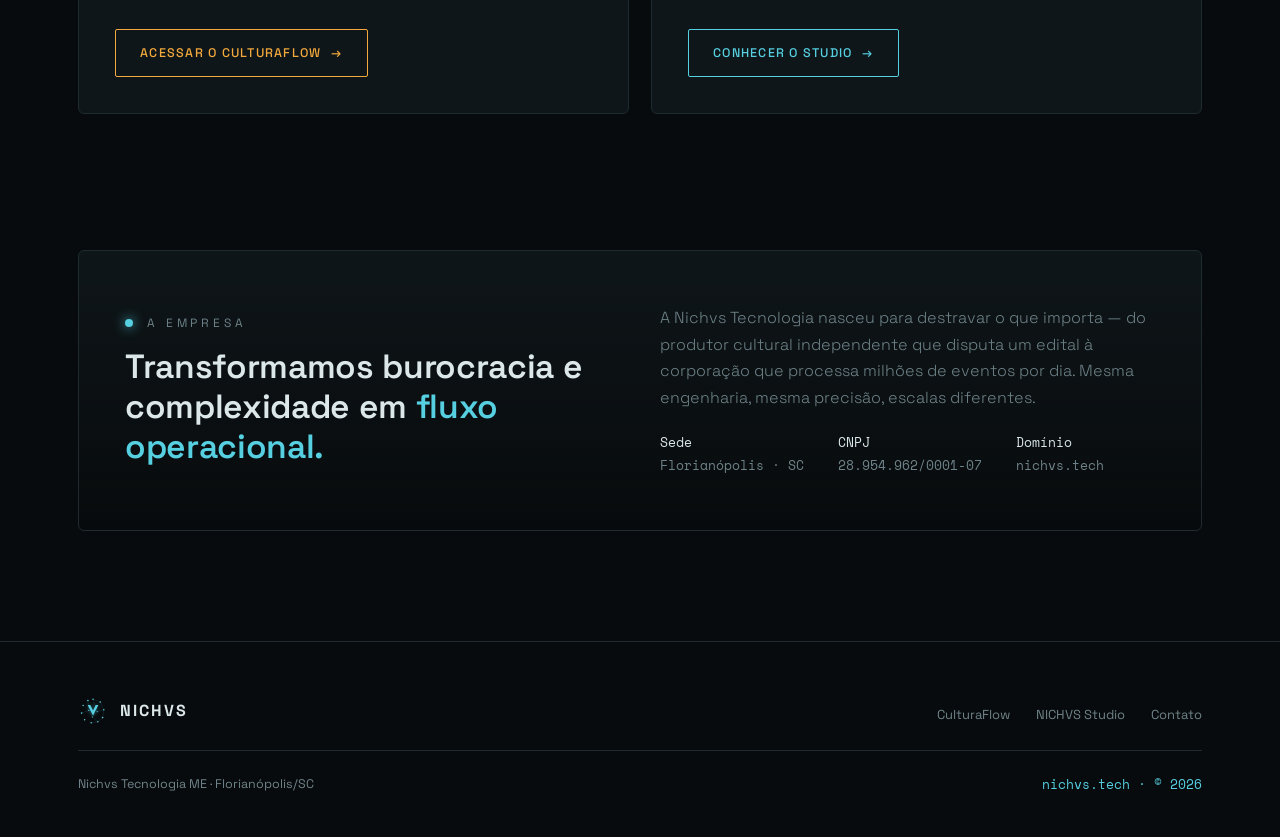
<file: nichvs-tech.html>
<!DOCTYPE html>
<html lang="pt-BR">
<head>
<meta charset="UTF-8" />
<meta name="viewport" content="width=device-width, initial-scale=1.0" />
<title>NICHVS Tecnologia — Da cultura à infraestrutura</title>
<meta name="description" content="Nichvs Tecnologia ME — dois produtos, uma obsessão: transformar complexidade em fluxo. CulturaFlow para o setor cultural e NICHVS STUDIO para infraestrutura de orquestração e governança." />
<link rel="preconnect" href="https://fonts.googleapis.com" />
<link rel="preconnect" href="https://fonts.gstatic.com" crossorigin />
<link href="https://fonts.googleapis.com/css2?family=Space+Grotesk:wght@300;400;500;600;700&family=Space+Mono:wght@400;700&display=swap" rel="stylesheet" />
<style>
  :root{
    --void:#080B0D;--surface:#0F1619;--surface-2:#131D21;
    --line:#1E2B30;--text:#DBE7E9;--muted:#6E8389;
    --brand:#56CFE1;          /* casa / Studio */
    --cultura:#F4A93C;        /* CulturaFlow */
    --maxw:1180px;
  }
  *{box-sizing:border-box;margin:0;padding:0}
  html{scroll-behavior:smooth;-webkit-text-size-adjust:100%}
  body{background:var(--void);color:var(--text);font-family:"Space Grotesk",system-ui,-apple-system,sans-serif;line-height:1.6;overflow-x:hidden;-webkit-font-smoothing:antialiased}
  body::before{content:"";position:fixed;inset:0;z-index:0;pointer-events:none;opacity:.04;background-image:url("data:image/svg+xml,%3Csvg xmlns='http://www.w3.org/2000/svg' width='160' height='160'%3E%3Cfilter id='n'%3E%3CfeTurbulence type='fractalNoise' baseFrequency='0.85' numOctaves='2'/%3E%3C/filter%3E%3Crect width='100%25' height='100%25' filter='url(%23n)'/%3E%3C/svg%3E")}
  .wrap{max-width:var(--maxw);margin:0 auto;padding:0 28px;position:relative;z-index:1}
  a{color:inherit;text-decoration:none}
  .mono{font-family:"Space Mono",ui-monospace,monospace}
  header{position:fixed;top:0;left:0;right:0;z-index:50;transition:background .35s ease,border-color .35s ease,padding .35s ease;border-bottom:1px solid transparent;padding:18px 0}
  header.scrolled{background:rgba(8,11,13,.78);-webkit-backdrop-filter:blur(14px);backdrop-filter:blur(14px);border-bottom:1px solid var(--line);padding:12px 0}
  .nav{display:flex;align-items:center;justify-content:space-between;gap:24px}
  .brand{display:flex;align-items:center;gap:12px;font-weight:700;letter-spacing:.12em}
  .brand svg{width:34px;height:34px;display:block}
  .nav-links{display:flex;gap:30px;align-items:center}
  .nav-links a{color:var(--muted);font-size:13px;letter-spacing:.06em;transition:color .2s}
  .nav-links a:hover{color:var(--text)}
  .nav-cta{border:1px solid var(--line);color:var(--text);padding:9px 18px;border-radius:2px;font-size:12px;letter-spacing:.12em;text-transform:uppercase;transition:all .25s}
  .nav-cta:hover{border-color:var(--brand);color:var(--brand);box-shadow:0 0 0 1px var(--brand) inset}
  @media(max-width:760px){.nav-links a:not(.nav-cta){display:none}}

  .hero{position:relative;min-height:92vh;display:flex;align-items:center;overflow:hidden}
  .hero-glow{position:absolute;top:46%;left:60%;transform:translate(-50%,-50%);width:820px;height:820px;max-width:130vw;border-radius:50%;background:radial-gradient(circle, rgba(86,207,225,.13) 0%, rgba(244,169,60,.05) 42%, transparent 66%);pointer-events:none;z-index:0}
  .hero-inner{display:grid;grid-template-columns:1.1fr .9fr;gap:48px;align-items:center;width:100%;padding:130px 0 70px}
  .eyebrow{font-size:12px;letter-spacing:.34em;text-transform:uppercase;color:var(--brand);display:flex;align-items:center;gap:12px;margin-bottom:26px}
  .eyebrow::before{content:"";width:34px;height:1px;background:var(--brand);display:inline-block}
  h1{font-size:clamp(2.5rem,6vw,4.4rem);line-height:1.04;font-weight:700;letter-spacing:-.02em}
  h1 .c{color:var(--cultura)}h1 .s{color:var(--brand)}
  .hero-tag{font-size:clamp(1.05rem,2.1vw,1.35rem);color:var(--muted);font-weight:300;max-width:42ch;margin-top:24px}
  .hero-tag b{color:var(--text);font-weight:500}
  .hero-actions{display:flex;gap:16px;flex-wrap:wrap;margin-top:36px}
  .btn{display:inline-flex;align-items:center;gap:10px;padding:15px 28px;border-radius:2px;font-size:13px;letter-spacing:.1em;text-transform:uppercase;font-weight:500;transition:all .25s}
  .btn-primary{background:var(--brand);color:#06181C;font-weight:700}
  .btn-primary:hover{background:#7BDDEC;transform:translateY(-2px);box-shadow:0 10px 30px -10px rgba(86,207,225,.5)}
  .btn-ghost{border:1px solid var(--line);color:var(--text)}
  .btn-ghost:hover{border-color:var(--brand);color:var(--brand)}
  .hero-mark{display:flex;justify-content:center;align-items:center}
  .hero-mark svg{width:min(380px,76vw);height:auto;overflow:visible}
  @media(max-width:880px){.hero-inner{grid-template-columns:1fr;gap:6px;padding:140px 0 60px}.hero-mark{order:-1;margin-bottom:14px}.hero-mark svg{width:min(240px,54vw)}}

  .net-line{stroke:var(--brand);stroke-width:1.4;opacity:.55;fill:none;stroke-dasharray:240;stroke-dashoffset:240;animation:draw 1.4s ease forwards}
  .net-node{fill:var(--brand)}
  .net-node.pulse{animation:pulse 3.2s ease-in-out infinite;transform-box:fill-box;transform-origin:center}
  .net-v{fill:var(--brand);filter:drop-shadow(0 0 16px rgba(86,207,225,.45))}
  @keyframes draw{to{stroke-dashoffset:0}}
  @keyframes pulse{0%,100%{opacity:.5;transform:scale(1)}50%{opacity:1;transform:scale(1.5)}}

  section{position:relative;z-index:1}
  .sec-label{font-size:12px;letter-spacing:.32em;text-transform:uppercase;color:var(--muted);display:flex;align-items:center;gap:14px;margin-bottom:14px}
  .sec-label::before{content:"";width:8px;height:8px;background:var(--brand);border-radius:50%;box-shadow:0 0 12px var(--brand);flex:none}

  .products{padding:96px 0 40px;border-top:1px solid var(--line)}
  .products-head{margin-bottom:46px}
  .products-head h2{font-size:clamp(1.7rem,3.6vw,2.5rem);font-weight:600;letter-spacing:-.01em;margin-top:6px}
  .products-head p{color:var(--muted);max-width:54ch;margin-top:14px;font-weight:300}
  .pgrid{display:grid;grid-template-columns:1fr 1fr;gap:22px}
  @media(max-width:840px){.pgrid{grid-template-columns:1fr}}

  .product{position:relative;background:var(--surface);border:1px solid var(--line);border-radius:6px;padding:40px 36px 36px;display:flex;flex-direction:column;overflow:hidden;transition:background .3s ease,transform .3s ease;--c:var(--brand)}
  .product:hover{background:var(--surface-2);transform:translateY(-3px)}
  .product::before{content:"";position:absolute;top:0;left:0;right:0;height:3px;background:var(--c)}
  .product-ico{width:46px;height:46px;margin-bottom:22px;color:var(--c)}
  .product-ico svg{width:100%;height:100%;display:block;overflow:visible}
  .product-eyebrow{font-family:"Space Mono",monospace;font-size:11px;letter-spacing:.2em;text-transform:uppercase;color:var(--c);margin-bottom:12px}
  .product h3{font-size:1.9rem;font-weight:700;letter-spacing:-.015em;line-height:1.1}
  .product .ptag{font-family:"Space Mono",monospace;font-size:13.5px;color:var(--text);margin:10px 0 18px}
  .product p.desc{color:var(--muted);font-size:.97rem;font-weight:300;line-height:1.64}
  .feats{list-style:none;margin:24px 0 30px;display:flex;flex-direction:column;gap:11px}
  .feats li{display:flex;align-items:center;gap:12px;font-size:.92rem;color:var(--text)}
  .feats li::before{content:"";width:7px;height:7px;border-radius:50%;background:var(--c);flex:none;box-shadow:0 0 10px var(--c)}
  .product .cta{margin-top:auto;display:inline-flex;align-items:center;gap:10px;align-self:flex-start;border:1px solid var(--c);color:var(--c);padding:13px 24px;border-radius:2px;font-size:12.5px;letter-spacing:.1em;text-transform:uppercase;font-weight:500;transition:all .25s}
  .product .cta:hover{background:var(--c);color:#06181C;font-weight:700}
  .product .cta span{transition:transform .25s}
  .product .cta:hover span{transform:translateX(4px)}

  .about{padding:96px 0 110px}
  .about-box{border:1px solid var(--line);border-radius:6px;background:linear-gradient(180deg,var(--surface),rgba(15,22,25,0));padding:54px 46px;display:grid;grid-template-columns:1fr 1fr;gap:40px;align-items:center}
  @media(max-width:760px){.about-box{grid-template-columns:1fr;gap:24px;padding:40px 30px}}
  .about-box h2{font-size:clamp(1.5rem,3vw,2.1rem);font-weight:600;letter-spacing:-.01em;line-height:1.2}
  .about-box h2 .hl{color:var(--brand)}
  .about-box p{color:var(--muted);font-weight:300;line-height:1.66}
  .about-meta{display:flex;gap:34px;flex-wrap:wrap;margin-top:22px;font-family:"Space Mono",monospace;font-size:12.5px;color:var(--muted)}
  .about-meta b{color:var(--text);font-weight:400;display:block;margin-bottom:3px}

  footer{border-top:1px solid var(--line);padding:54px 0 40px}
  .foot{display:flex;justify-content:space-between;align-items:flex-end;gap:30px;flex-wrap:wrap}
  .foot .brand{letter-spacing:.12em}.foot .brand svg{width:30px;height:30px}
  .foot-links{display:flex;gap:26px;font-size:13px;color:var(--muted)}
  .foot-links a:hover{color:var(--text)}
  .foot-meta{color:var(--muted);font-size:12.5px;line-height:1.9;text-align:right;width:100%;margin-top:24px;border-top:1px solid var(--line);padding-top:22px;display:flex;justify-content:space-between;flex-wrap:wrap;gap:10px}
  .foot-meta .mono{color:var(--brand)}
  @media(max-width:600px){.foot-meta{text-align:left}}

  .reveal{opacity:0;transform:translateY(26px);transition:opacity .7s ease,transform .7s ease}
  .reveal.in{opacity:1;transform:none}
  @media(prefers-reduced-motion:reduce){*{animation:none!important;transition:none!important}.reveal{opacity:1;transform:none}.net-line{stroke-dashoffset:0}html{scroll-behavior:auto}}
  .telas{display:flex;flex-direction:column;gap:16px;margin-top:8px}
  .dash{background:var(--surface);border:1px solid var(--line);border-radius:6px;overflow:hidden;--c:var(--brand)}
  .dash.cf{--c:var(--cultura)}.dash.st{--c:var(--brand)}
  .dash-bar{display:flex;align-items:center;gap:8px;padding:11px 16px;border-bottom:1px solid var(--line);background:var(--surface-2)}
  .dash-bar .dot{width:9px;height:9px;border-radius:50%;background:var(--line)}
  .dash-bar .dt{font-family:"Space Mono",monospace;font-size:11px;letter-spacing:.1em;text-transform:uppercase;color:var(--muted);margin-left:8px}
  .dash-bar .dt b{color:var(--c)}
  .dash-body{padding:18px;display:grid;grid-template-columns:repeat(4,1fr);gap:12px}
  @media(max-width:620px){.dash-body{grid-template-columns:repeat(2,1fr)}}
  .metric{border:1px solid var(--line);border-radius:4px;padding:14px}
  .metric .ml{font-family:"Space Mono",monospace;font-size:10px;letter-spacing:.08em;text-transform:uppercase;color:var(--muted)}
  .metric .mv{font-weight:700;font-size:1.4rem;margin-top:6px;color:var(--c)}
  .dash-foot{padding:11px 16px;border-top:1px solid var(--line);font-family:"Space Mono",monospace;font-size:10.5px;color:var(--muted)}
  .spoiler{filter:blur(6px);cursor:pointer;transition:filter .18s,background .18s;background:rgba(86,207,225,.08);border-radius:2px;padding:0 3px;user-select:none}
  .spoiler:hover{background:rgba(86,207,225,.15)}
  .spoiler.revealed{filter:none;user-select:auto;background:transparent}
  .spoiler-note{font-family:"Space Mono",monospace;font-size:11px;color:var(--brand);border:1px dashed var(--brand);padding:8px 12px;display:inline-flex;gap:8px;align-items:center;margin:4px 0 20px;border-radius:2px}
  .op{padding:96px 0 40px;border-top:1px solid var(--line)}
  .op h2{font-size:clamp(1.7rem,3.6vw,2.5rem);font-weight:600;letter-spacing:-.01em;margin:6px 0 14px}
  .op .lead{color:var(--muted);max-width:58ch;font-weight:300;margin-bottom:14px}
  .method{border:1px solid var(--brand);border-radius:6px;background:linear-gradient(180deg,rgba(86,207,225,.07),transparent);padding:26px 28px;margin:18px 0 30px}
  .method .mt{font-family:"Space Mono",monospace;font-size:11px;letter-spacing:.16em;text-transform:uppercase;color:var(--brand);margin-bottom:10px}
  .method p{color:var(--text);font-weight:300;line-height:1.55}
  .method p b{font-weight:600;color:var(--text)}
  .fwchips{display:flex;flex-wrap:wrap;gap:8px;margin-top:20px}
  .fwchip{font-family:"Space Mono",monospace;font-size:10.5px;letter-spacing:.06em;text-transform:uppercase;color:var(--brand);border:1px solid var(--brand);padding:6px 10px;border-radius:2px;opacity:.9}
  .models{display:grid;grid-template-columns:1fr 1fr;gap:22px;margin-top:24px}
  @media(max-width:760px){.models{grid-template-columns:1fr}}
  .model{background:var(--surface);border:1px solid var(--line);border-radius:6px;padding:28px 26px;--c:var(--brand)}
  .model.fin{--c:var(--cultura)}.model.oss{--c:var(--brand)}
  .model::before{content:"";display:block;width:36px;height:3px;background:var(--c);margin-bottom:16px}
  .model .mk{font-family:"Space Mono",monospace;font-size:11px;letter-spacing:.14em;text-transform:uppercase;color:var(--c);margin-bottom:8px}
  .model h4{font-size:1.3rem;font-weight:700;margin-bottom:12px}
  .model p{color:var(--muted);font-weight:300;font-size:.93rem;margin-bottom:16px}
  .model .mrow{display:flex;justify-content:space-between;gap:10px;padding:9px 0;border-top:1px solid var(--line);font-size:.86rem}
  .model .mrow span{color:var(--muted);font-family:"Space Mono",monospace;font-size:11px;text-transform:uppercase}
  .model .mrow b{color:var(--text);font-weight:600;text-align:right}
</style>
</head>
<body>
<svg width="0" height="0" style="position:absolute" aria-hidden="true">
  <symbol id="logo" viewBox="0 0 200 200">
    <g>
      <path class="net-line" d="M100 22 L148 40 L172 92 L164 144 L132 172 L88 178 L44 158 L24 114 L34 64 L66 30 Z"/>
      <path class="net-line" d="M100 22 L128 104 M66 30 L72 96 M72 96 L96 140 M128 104 L96 140 M24 114 L72 96 M172 92 L128 104 M132 172 L96 140"/>
    </g>
    <g>
      <circle class="net-node pulse" cx="100" cy="22" r="5"/>
      <circle class="net-node pulse" cx="148" cy="40" r="5.5" style="animation-delay:.3s"/>
      <circle class="net-node pulse" cx="172" cy="92" r="5" style="animation-delay:.6s"/>
      <circle class="net-node pulse" cx="164" cy="144" r="5.5" style="animation-delay:.2s"/>
      <circle class="net-node pulse" cx="132" cy="172" r="5" style="animation-delay:.9s"/>
      <circle class="net-node pulse" cx="88" cy="178" r="5.5" style="animation-delay:.5s"/>
      <circle class="net-node pulse" cx="44" cy="158" r="5" style="animation-delay:1.1s"/>
      <circle class="net-node pulse" cx="24" cy="114" r="5.5" style="animation-delay:.4s"/>
      <circle class="net-node pulse" cx="34" cy="64" r="5" style="animation-delay:.8s"/>
      <circle class="net-node pulse" cx="66" cy="30" r="5.5" style="animation-delay:1.3s"/>
      <circle class="net-node pulse" cx="72" cy="96" r="4" style="animation-delay:.7s"/>
      <circle class="net-node pulse" cx="128" cy="104" r="4" style="animation-delay:1s"/>
      <circle class="net-node pulse" cx="96" cy="140" r="4" style="animation-delay:.15s"/>
    </g>
    <path class="net-v" d="M64 60 L100 132 L136 60 L118 60 L100 96 L82 60 Z"/>
  </symbol>
</svg>

<header id="head">
  <div class="wrap nav">
    <a class="brand" href="#top" aria-label="NICHVS"><svg><use href="#logo"/></svg><span>NICHVS</span></a>
    <nav class="nav-links">
      <a href="#produtos">Produtos</a>
      <a href="#sobre">A empresa</a>
      <a class="nav-cta" href="mailto:contato@nichvs.tech">Contato</a>
    </nav>
  </div>
</header>

<main id="top">
  <section class="hero">
    <div class="hero-glow"></div>
    <div class="wrap">
      <div class="hero-inner">
        <div class="hero-copy">
          <div class="eyebrow">Nichvs Tecnologia ME</div>
          <h1>Da <span class="c">cultura</span><br>à <span class="s">infraestrutura.</span></h1>
          <p class="hero-tag">Construímos as fundações invisíveis que transformam complexidade em movimento — <b>para o artista e para a corporação.</b> Dois produtos, uma obsessão: eliminar a fricção.</p>
          <div class="hero-actions">
            <a class="btn btn-primary" href="#produtos">Conhecer os produtos</a>
            <a class="btn btn-ghost" href="mailto:contato@nichvs.tech">Falar com a gente</a>
          </div>
        </div>
        <div class="hero-mark"><svg><use href="#logo"/></svg></div>
      </div>
    </div>
  </section>

  <section class="products" id="produtos">
    <div class="wrap">
      <div class="products-head">
        <div class="sec-label reveal">Dois produtos</div>
        <h2 class="reveal">Uma fundação, dois territórios.</h2>
        <p class="reveal">Verticalizamos a inteligência onde a burocracia é mais densa. No setor cultural e na infraestrutura corporativa, o método é o mesmo: capturar o caos, estruturá-lo e devolver fluxo.</p>
      </div>

      <div class="pgrid">
        <!-- CulturaFlow -->
        <article class="product reveal" style="--c:var(--cultura)">
          <div class="product-ico">
            <svg viewBox="0 0 48 48" fill="none" stroke="currentColor" stroke-width="2.4" stroke-linecap="round">
              <path d="M4 15 Q14 6 24 15 T44 15"/>
              <path d="M4 24 Q14 15 24 24 T44 24"/>
              <path d="M4 33 Q14 24 24 33 T44 33"/>
            </svg>
          </div>
          <div class="product-eyebrow">Produto · Setor cultural</div>
          <h3>CulturaFlow</h3>
          <div class="ptag">O sistema operacional do fomento cultural.</div>
          <p class="desc">Automatiza editais, registro autoral e licitações públicas — reduzindo de 60–80h para 4–8h o trabalho por edital. Democratiza o acesso a recursos antes restritos a uma elite burocrática, entregando compliance como serviço.</p>
          <ul class="feats">
            <li>Editais &amp; fomento cultural</li>
            <li>Registro autoral — módulo F8</li>
            <li>Licitações B2B · Lei 14.133/21</li>
          </ul>
          <a class="cta" href="https://culturaflow.netlify.app" target="_blank" rel="noopener">Acessar o CulturaFlow <span>&rarr;</span></a>
        </article>

        <!-- NICHVS STUDIO -->
        <article class="product reveal" style="--c:var(--brand)">
          <div class="product-ico">
            <svg viewBox="0 0 48 48"><use href="#logo"/></svg>
          </div>
          <div class="product-eyebrow">Produto · Infraestrutura</div>
          <h3>NICHVS STUDIO</h3>
          <div class="ptag">A inteligência em movimento perpétuo.</div>
          <p class="desc">Engenharia de alta precisão para negócios de alta complexidade. Uma fundação ponta a ponta que captura, estrutura, orquestra e blinda o fluxo da sua operação — orquestração, inteligência e governança em larga escala.</p>
          <ul class="feats">
            <li>Omni-Captura — Scrape</li>
            <li>Alquimia Semântica — Doc</li>
            <li>Orquestração &amp; Governança — Net · Compliance</li>
          </ul>
          <a class="cta" href="https://nichvs.studio" target="_blank" rel="noopener">Conhecer o Studio <span>&rarr;</span></a>
        </article>
      </div>
    </div>
  </section>

  <section class="about" id="sobre">
    <div class="wrap">
      <div class="about-box reveal">
        <div>
          <div class="sec-label">A empresa</div>
          <h2>Transformamos burocracia e complexidade em <span class="hl">fluxo operacional.</span></h2>
        </div>
        <div>
          <p>A Nichvs Tecnologia nasceu para destravar o que importa — do produtor cultural independente que disputa um edital à corporação que processa milhões de eventos por dia. Mesma engenharia, mesma precisão, escalas diferentes.</p>
          <div class="about-meta">
            <div><b>Sede</b>Florianópolis · SC</div>
            <div><b>CNPJ</b>28.954.962/0001-07</div>
            <div><b>Domínio</b>nichvs.tech</div>
          </div>
        </div>
      </div>
    </div>
  </section>
</main>

<footer>
  <div class="wrap">
    <div class="foot">
      <a class="brand" href="#top"><svg><use href="#logo"/></svg><span>NICHVS</span></a>
      <div class="foot-links">
        <a href="https://culturaflow.netlify.app" target="_blank" rel="noopener">CulturaFlow</a>
        <a href="https://nichvs.studio" target="_blank" rel="noopener">NICHVS Studio</a>
        <a href="mailto:contato@nichvs.tech">Contato</a>
      </div>
    </div>
    <div class="foot-meta">
      <span>Nichvs Tecnologia ME · Florianópolis/SC</span>
      <span class="mono">nichvs.tech · © <span id="yr"></span></span>
    </div>
  </div>
</footer>

<script>
(function(){"use strict";
  var yr=document.getElementById("yr");if(yr){yr.textContent=new Date().getFullYear();}
  var head=document.getElementById("head");
  function onScroll(){if(window.pageYOffset>40){head.classList.add("scrolled");}else{head.classList.remove("scrolled");}}
  window.addEventListener("scroll",onScroll,{passive:true});onScroll();
  var items=document.querySelectorAll(".reveal");
  if("IntersectionObserver" in window){
    var io=new IntersectionObserver(function(entries){for(var i=0;i<entries.length;i++){if(entries[i].isIntersecting){entries[i].target.classList.add("in");io.unobserve(entries[i].target);}}},{threshold:0.12,rootMargin:"0px 0px -40px 0px"});
    for(var j=0;j<items.length;j++){io.observe(items[j]);}
  }else{for(var k=0;k<items.length;k++){items[k].classList.add("in");}}
})();
</script>
</body>
</html>
</file>
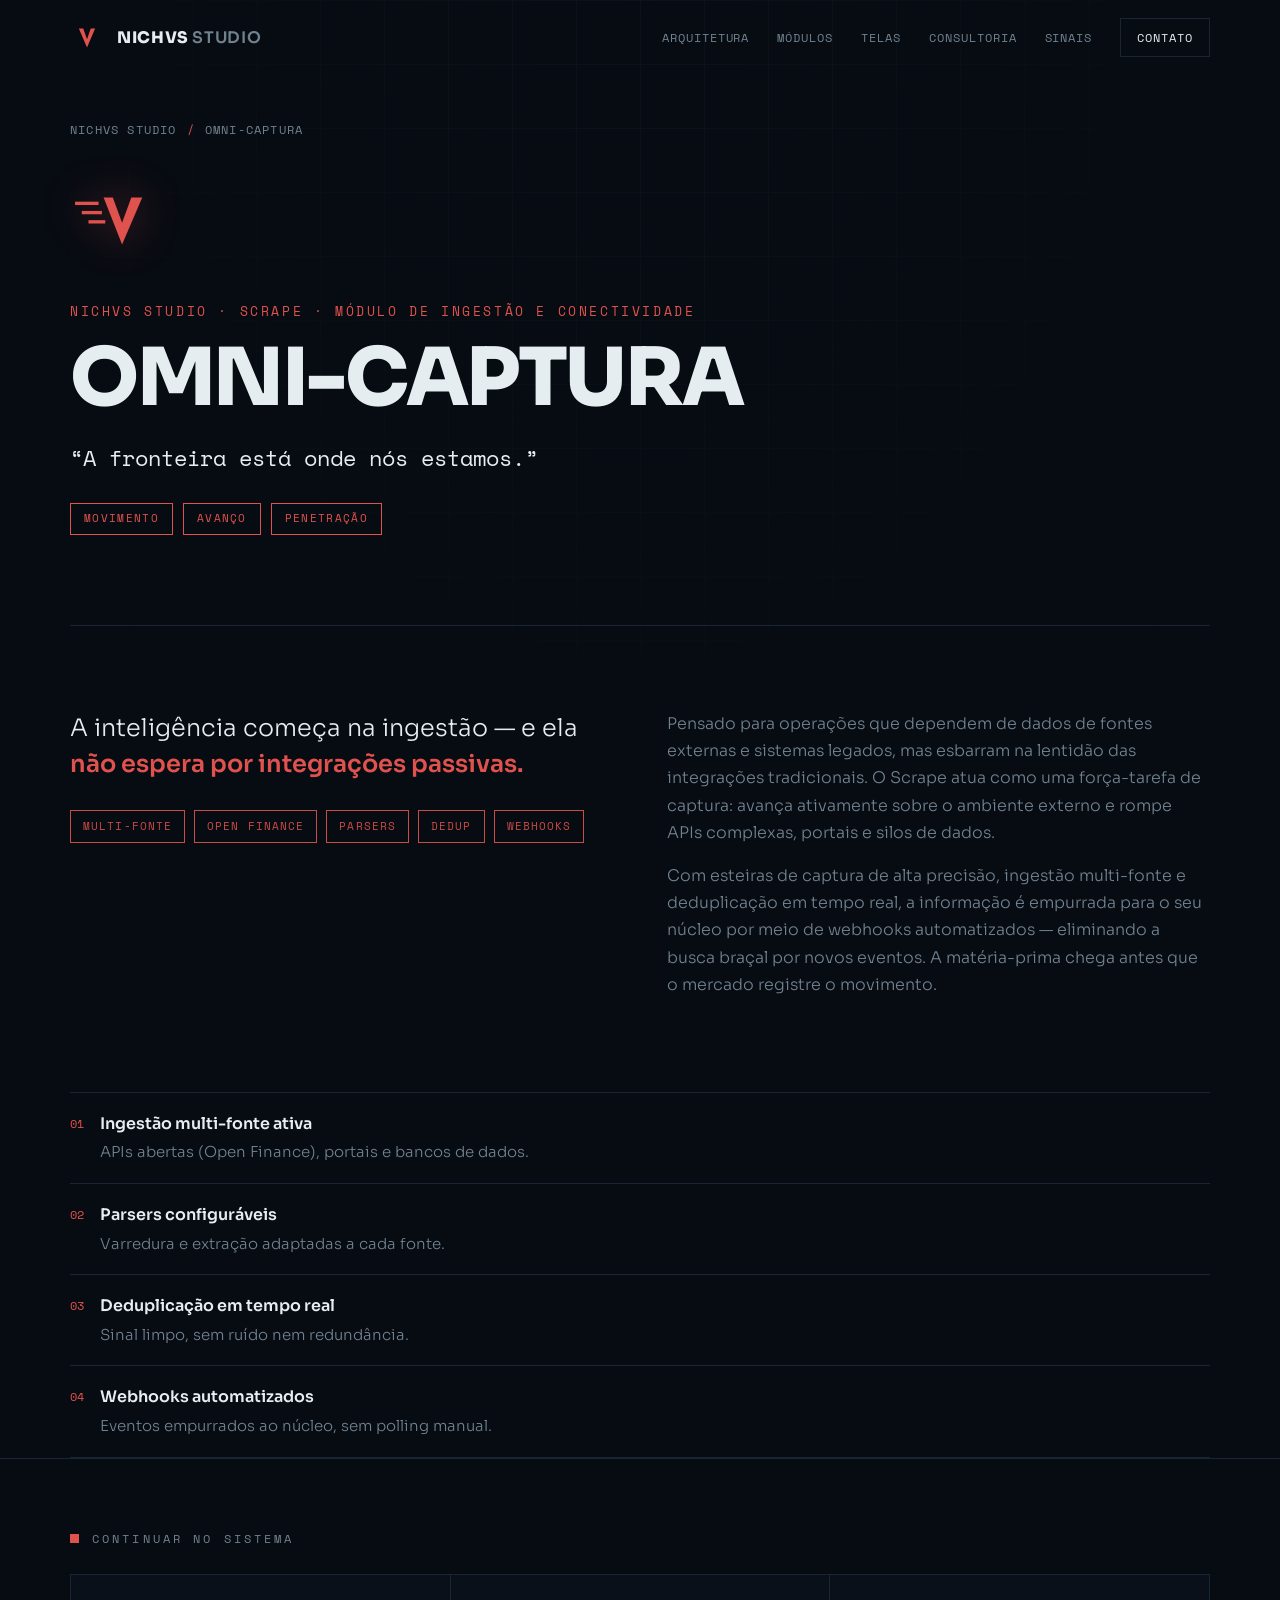
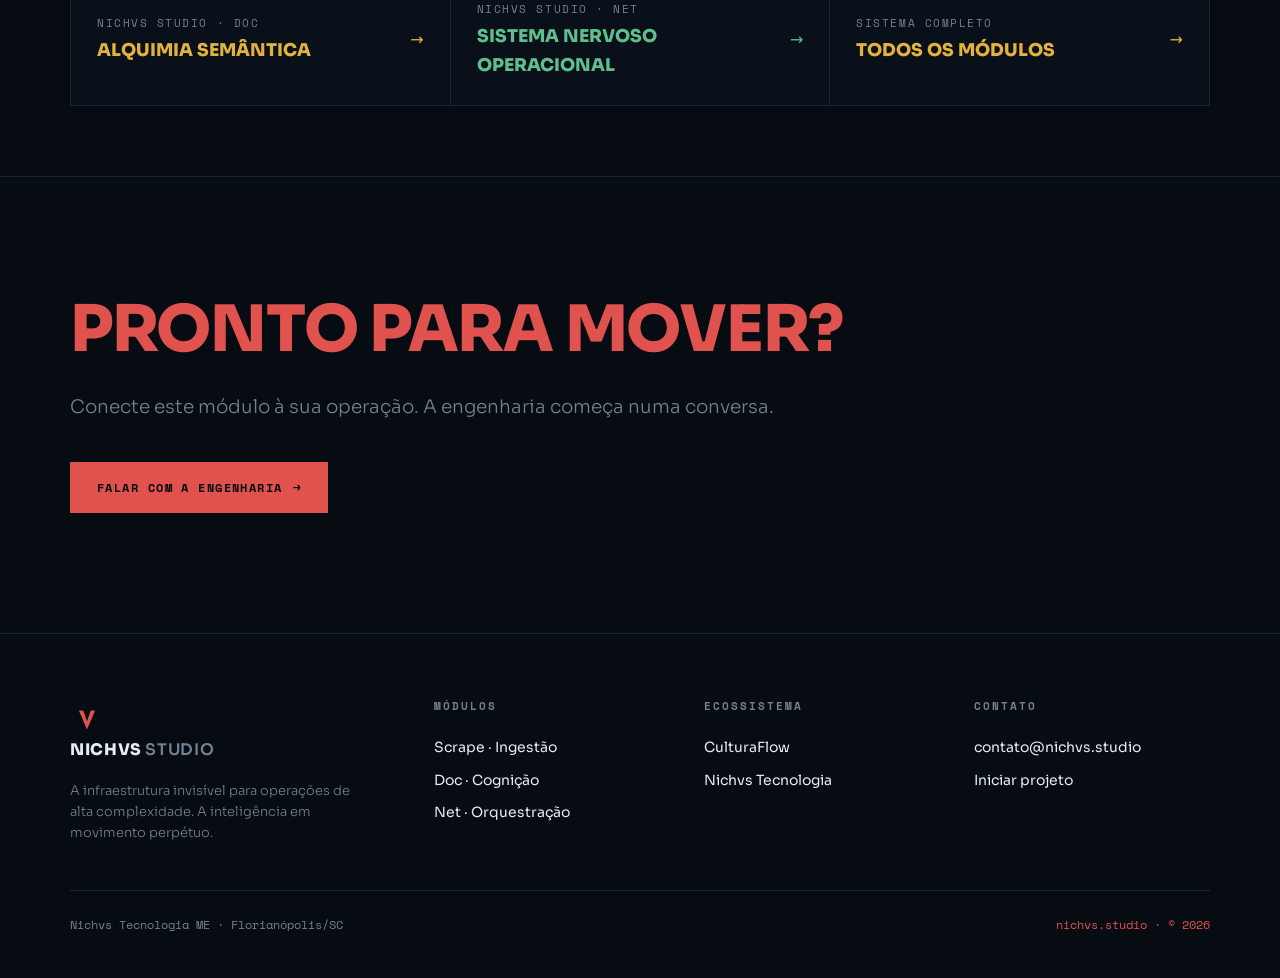
<file: scrape.html>
<!DOCTYPE html><html lang="pt-BR"><head><meta charset="UTF-8"/><meta name="viewport" content="width=device-width, initial-scale=1.0"/><title>NICHVS STUDIO · SCRAPE — Omni-Captura | NICHVS STUDIO</title><meta name="description" content="NICHVS STUDIO · SCRAPE · Módulo de Ingestão e Conectividade. A fronteira está onde nós estamos."/><link rel="preconnect" href="https://fonts.googleapis.com"/><link rel="preconnect" href="https://fonts.gstatic.com" crossorigin/><link href="https://fonts.googleapis.com/css2?family=Sora:wght@300;400;600;800&family=Space+Mono:wght@400;700&display=swap" rel="stylesheet"/><link rel="stylesheet" href="studio.css"/></head><body class="mod-scrape"><header id="head"><div class="wrap nav"><a class="brand" href="index.html" aria-label="NICHVS STUDIO"><svg viewBox="0 0 100 100" aria-hidden="true"><path class="v-fill" d="M26 22 L50 78 L74 22 L61 22 L50 54 L39 22 Z"/></svg><span class="bt">NICHVS <span>STUDIO</span></span></a><nav class="nav-links"><a href="index.html#arquitetura">Arquitetura</a><a href="index.html#modulos">Módulos</a><a href="index.html#telas">Telas</a><a href="index.html#consultoria">Consultoria</a><a href="index.html#sinais">Sinais</a><a class="nav-cta" href="mailto:contato@nichvs.studio">Contato</a></nav></div></header><main id="top"><div class="wrap"><div class="crumb"><a href="index.html">NICHVS STUDIO</a><span class="sep">/</span>Omni-Captura</div><section class="mhero"><svg class="mhero-ico" viewBox="0 0 100 100" aria-hidden="true"><g class="v-fill"><rect x="6" y="27" width="28" height="4"/><rect x="14" y="38" width="24" height="4"/><rect x="22" y="49" width="20" height="4"/></g><path class="v-fill" d="M40 22 L62 78 L86 22 L73 22 L62 52 L51 22 Z"/></svg><div class="mname">NICHVS STUDIO · SCRAPE · Módulo de Ingestão e Conectividade</div><h1>Omni-Captura</h1><p class="mtagline">“A fronteira está onde nós estamos.”</p><div class="mcon"><span>Movimento</span><span>Avanço</span><span>Penetração</span></div></section><section class="mbody"><div class="lead reveal">A inteligência começa na ingestão — e ela <strong>não espera por integrações passivas.</strong><div class="chips"><span class="chip">Multi-fonte</span><span class="chip">Open Finance</span><span class="chip">Parsers</span><span class="chip">Dedup</span><span class="chip">Webhooks</span></div></div><div class="detail reveal"><p>Pensado para operações que dependem de dados de fontes externas e sistemas legados, mas esbarram na lentidão das integrações tradicionais. O Scrape atua como uma força-tarefa de captura: avança ativamente sobre o ambiente externo e rompe APIs complexas, portais e silos de dados.</p><p>Com esteiras de captura de alta precisão, ingestão multi-fonte e deduplicação em tempo real, a informação é empurrada para o seu núcleo por meio de webhooks automatizados — eliminando a busca braçal por novos eventos. A matéria-prima chega antes que o mercado registre o movimento.</p></div></section><section class="reveal"><ul class="caps"><li><span class="ci">01</span><div><b>Ingestão multi-fonte ativa</b><span>APIs abertas (Open Finance), portais e bancos de dados.</span></div></li><li><span class="ci">02</span><div><b>Parsers configuráveis</b><span>Varredura e extração adaptadas a cada fonte.</span></div></li><li><span class="ci">03</span><div><b>Deduplicação em tempo real</b><span>Sinal limpo, sem ruído nem redundância.</span></div></li><li><span class="ci">04</span><div><b>Webhooks automatizados</b><span>Eventos empurrados ao núcleo, sem polling manual.</span></div></li></ul></section></div><section class="xnav"><div class="wrap"><div class="sec-label">Continuar no sistema</div><div class="xrow"><a class="xcard m-doc" href="doc.html"><div><div class="xl">NICHVS STUDIO · DOC</div><div class="xt">Alquimia Semântica</div></div><span class="arw">&rarr;</span></a><a class="xcard m-net" href="net.html"><div><div class="xl">NICHVS STUDIO · NET</div><div class="xt">Sistema Nervoso Operacional</div></div><span class="arw">&rarr;</span></a><a class="xcard" href="index.html#modulos"><div><div class="xl">Sistema completo</div><div class="xt">Todos os módulos</div></div><span class="arw">&rarr;</span></a></div></div></section><section class="promise"><div class="wrap"><h2 class="big"><span class="l2">Pronto para mover?</span></h2><p class="sub">Conecte este módulo à sua operação. A engenharia começa numa conversa.</p><a class="btn btn-primary" href="mailto:contato@nichvs.studio?subject=NICHVS%20STUDIO%20·%20SCRAPE">Falar com a engenharia <span class="arw">&rarr;</span></a></div></section></main><footer><div class="wrap"><div class="fgrid"><div class="fcol"><a class="brand" href="index.html"><svg viewBox="0 0 100 100" aria-hidden="true"><path class="v-fill" d="M26 22 L50 78 L74 22 L61 22 L50 54 L39 22 Z"/></svg><span class="bt">NICHVS <span>STUDIO</span></span></a><p class="fabout">A infraestrutura invisível para operações de alta complexidade. A inteligência em movimento perpétuo.</p></div><div class="fcol"><h4>Módulos</h4><a href="scrape.html">Scrape · Ingestão</a><a href="doc.html">Doc · Cognição</a><a href="net.html">Net · Orquestração</a></div><div class="fcol"><h4>Ecossistema</h4><a href="https://culturaflow.netlify.app" target="_blank" rel="noopener">CulturaFlow</a><a href="https://nichvs.tech" target="_blank" rel="noopener">Nichvs Tecnologia</a></div><div class="fcol"><h4>Contato</h4><a href="mailto:contato@nichvs.studio">contato@nichvs.studio</a><a href="mailto:contato@nichvs.studio?subject=Novo%20projeto">Iniciar projeto</a></div></div><div class="fmeta"><span>Nichvs Tecnologia ME · Florianópolis/SC</span><span class="gold">nichvs.studio · © 2026</span></div></div></footer><script>(function(){"use strict";var h=document.getElementById("head");function s(){if(window.pageYOffset>40){h.classList.add("scrolled");}else{h.classList.remove("scrolled");}}window.addEventListener("scroll",s,{passive:true});s();var it=document.querySelectorAll(".reveal");if("IntersectionObserver" in window){var io=new IntersectionObserver(function(e){for(var i=0;i<e.length;i++){if(e[i].isIntersecting){e[i].target.classList.add("in");io.unobserve(e[i].target);}}},{threshold:.12,rootMargin:"0px 0px -40px 0px"});for(var j=0;j<it.length;j++){io.observe(it[j]);}}else{for(var k=0;k<it.length;k++){it[k].classList.add("in");}}var sp=document.querySelectorAll(".spoiler");for(var q=0;q<sp.length;q++){sp[q].addEventListener("click",function(){this.classList.toggle("revealed");});}})();</script></body></html>
</file>
<file: studio.css>
/* ============================================================
   NICHVS STUDIO — Sistema de Identidade Modular
   Brutalismo Minimalista · Ponta de Lança · Precisão
   ============================================================ */
:root{
  --void:#070b12;
  --surface:#0a1019;
  --surface-2:#0e1722;
  --line:#1a2533;
  --line-soft:#121c28;
  --text:#E6EDF0;
  --muted:#71828F;
  --gold:#E3B23C;
  --red:#E0524D;
  --green:#5FBE8C;
  --cyan:#36CFE0;
  --violet:#9D8CFF;
  --c:var(--gold);           /* cor de acento por página (default = master) */
  --maxw:1200px;
}
body.mod-scrape{--c:var(--red)}
body.mod-doc{--c:var(--gold)}
body.mod-net{--c:var(--green)}
body.mod-cliente{--c:var(--cyan)}

*{box-sizing:border-box;margin:0;padding:0}
html{scroll-behavior:smooth;-webkit-text-size-adjust:100%}
body{
  background:var(--void);color:var(--text);
  font-family:"Sora",system-ui,-apple-system,sans-serif;
  line-height:1.6;font-weight:400;overflow-x:hidden;-webkit-font-smoothing:antialiased;
}
/* faint engineering grid */
body::before{
  content:"";position:fixed;inset:0;z-index:0;pointer-events:none;opacity:.5;
  background-image:linear-gradient(var(--line-soft) 1px,transparent 1px),linear-gradient(90deg,var(--line-soft) 1px,transparent 1px);
  background-size:64px 64px;mask-image:radial-gradient(ellipse at 50% 0%,#000 0%,transparent 78%);
  -webkit-mask-image:radial-gradient(ellipse at 50% 0%,#000 0%,transparent 78%);
}
.wrap{max-width:var(--maxw);margin:0 auto;padding:0 30px;position:relative;z-index:1}
a{color:inherit;text-decoration:none}
.mono{font-family:"Space Mono",ui-monospace,monospace}

/* ---------- type ---------- */
.eyebrow{font-family:"Space Mono",monospace;font-size:12px;letter-spacing:.28em;text-transform:uppercase;color:var(--c);display:inline-flex;align-items:center;gap:12px}
.eyebrow::before{content:"";width:26px;height:1px;background:var(--c)}
.kicker{font-family:"Sora",sans-serif;font-weight:800;text-transform:uppercase;letter-spacing:-.01em;line-height:1.05}

/* ---------- header ---------- */
header{position:fixed;top:0;left:0;right:0;z-index:50;border-bottom:1px solid transparent;transition:background .3s,border-color .3s,padding .3s;padding:18px 0}
header.scrolled{background:rgba(7,11,18,.82);-webkit-backdrop-filter:blur(12px);backdrop-filter:blur(12px);border-bottom:1px solid var(--line);padding:11px 0}
.nav{display:flex;align-items:center;justify-content:space-between;gap:24px}
.brand{display:flex;align-items:center;gap:13px}
.brand svg{width:34px;height:34px;display:block}
.brand .bt{font-family:"Sora";font-weight:800;letter-spacing:.04em;font-size:16px}
.brand .bt span{color:var(--muted);font-weight:600}
.nav-links{display:flex;gap:28px;align-items:center}
.nav-links a{color:var(--muted);font-family:"Space Mono",monospace;font-size:12px;letter-spacing:.08em;text-transform:uppercase;transition:color .2s}
.nav-links a:hover{color:var(--text)}
.nav-cta{border:1px solid var(--line);color:var(--text)!important;padding:9px 16px;transition:all .25s}
.nav-cta:hover{border-color:var(--c);color:var(--c)!important;box-shadow:0 0 0 1px var(--c) inset}
@media(max-width:780px){.nav-links a:not(.nav-cta){display:none}}

/* ---------- buttons ---------- */
.btn{display:inline-flex;align-items:center;gap:10px;padding:15px 26px;font-family:"Space Mono",monospace;font-size:12px;letter-spacing:.12em;text-transform:uppercase;font-weight:700;transition:all .25s;border:1px solid transparent}
.btn .arw{transition:transform .25s}
.btn:hover .arw{transform:translateX(4px)}
.btn-primary{background:var(--c);color:#0a0a0a}
.btn-primary:hover{transform:translateY(-2px);box-shadow:0 12px 28px -12px var(--c)}
.btn-ghost{border-color:var(--line);color:var(--text)}
.btn-ghost:hover{border-color:var(--c);color:var(--c)}

/* ---------- hero ---------- */
.hero{position:relative;min-height:100vh;display:flex;align-items:center;overflow:hidden}
.hero-frame{position:absolute;inset:96px 30px 60px;z-index:0;pointer-events:none;color:var(--c);opacity:.5}
.hero-glow{position:absolute;top:42%;left:50%;transform:translate(-50%,-50%);width:680px;height:680px;max-width:120vw;border-radius:50%;background:radial-gradient(circle,color-mix(in srgb,var(--c) 16%,transparent) 0%,transparent 62%);pointer-events:none;z-index:0}
.hero-inner{width:100%;padding:140px 0 90px;text-align:center;display:flex;flex-direction:column;align-items:center}
.hero-mark{width:min(190px,42vw);height:auto;margin-bottom:30px;overflow:visible}
.hero h1{font-family:"Sora";font-weight:800;font-size:clamp(3rem,11vw,8rem);letter-spacing:-.03em;line-height:.92;text-transform:uppercase}
.hero h1 .b2{color:var(--c)}
.hero-sub{font-family:"Space Mono",monospace;font-size:clamp(12px,1.6vw,15px);letter-spacing:.24em;text-transform:uppercase;color:var(--muted);margin-top:20px}
.hero-tag{font-family:"Space Mono",monospace;font-size:clamp(1rem,2vw,1.3rem);color:var(--text);margin-top:26px;max-width:24ch}
.hero-actions{display:flex;gap:14px;flex-wrap:wrap;justify-content:center;margin-top:42px}

/* ---------- generic section ---------- */
section{position:relative;z-index:1}
.sec{padding:110px 0;border-top:1px solid var(--line)}
.sec-label{font-family:"Space Mono",monospace;font-size:12px;letter-spacing:.26em;text-transform:uppercase;color:var(--muted);display:flex;align-items:center;gap:13px;margin-bottom:34px}
.sec-label::before{content:"";width:9px;height:9px;background:var(--c);flex:none}
.sec h2{font-family:"Sora";font-weight:800;font-size:clamp(1.8rem,4.4vw,3rem);letter-spacing:-.02em;line-height:1.1;text-transform:uppercase}

/* concept */
.concept{display:grid;grid-template-columns:.85fr 1.15fr;gap:54px;align-items:start}
@media(max-width:820px){.concept{grid-template-columns:1fr;gap:30px}}
.concept-list{list-style:none;display:flex;flex-direction:column;gap:0;border-top:1px solid var(--line)}
.concept-list li{padding:20px 0;border-bottom:1px solid var(--line);font-family:"Sora";font-weight:800;font-size:clamp(1.3rem,3vw,1.9rem);text-transform:uppercase;letter-spacing:-.01em;display:flex;align-items:baseline;gap:16px}
.concept-list li .n{font-family:"Space Mono",monospace;font-size:12px;font-weight:400;color:var(--c)}
.concept-list li .sm{font-family:"Space Mono",monospace;font-size:12px;font-weight:400;color:var(--muted);text-transform:none;margin-left:auto}
.concept p{color:var(--muted);font-weight:300;font-size:clamp(1rem,1.5vw,1.16rem);margin-bottom:20px}
.concept p strong{color:var(--text);font-weight:500}
.concept .anchor-note{font-family:"Space Mono",monospace;font-size:13px;color:var(--c);margin-top:8px}

/* ---------- modules grid (LINKS) ---------- */
.mods{display:grid;grid-template-columns:repeat(3,1fr);gap:1px;background:var(--line);border:1px solid var(--line)}
@media(max-width:840px){.mods{grid-template-columns:1fr}}
.mod{background:var(--surface);padding:38px 32px 32px;display:flex;flex-direction:column;position:relative;overflow:hidden;transition:background .3s,transform .3s;--c:var(--gold)}
.mod.m-scrape{--c:var(--red)}.mod.m-doc{--c:var(--gold)}.mod.m-net{--c:var(--green)}
.mod::before{content:"";position:absolute;top:0;left:0;right:0;height:3px;background:var(--c);transform:scaleX(0);transform-origin:left;transition:transform .4s}
.mod:hover{background:var(--surface-2);transform:translateY(-4px)}
.mod:hover::before{transform:scaleX(1)}
.mod-ico{width:54px;height:54px;color:var(--c);margin-bottom:24px;overflow:visible}
.mod-name{font-family:"Space Mono",monospace;font-size:11px;letter-spacing:.18em;text-transform:uppercase;color:var(--c);margin-bottom:14px}
.mod h3{font-family:"Sora";font-weight:800;font-size:1.5rem;text-transform:uppercase;letter-spacing:-.01em;line-height:1.05;margin-bottom:12px}
.mod .mtag{font-family:"Space Mono",monospace;font-size:13px;color:var(--text);line-height:1.5;margin-bottom:18px}
.mod .mcon{font-family:"Space Mono",monospace;font-size:11.5px;color:var(--muted);letter-spacing:.04em;margin-bottom:26px}
.mod .go{margin-top:auto;font-family:"Space Mono",monospace;font-size:12px;letter-spacing:.1em;text-transform:uppercase;color:var(--c);display:inline-flex;align-items:center;gap:9px}
.mod .go .arw{transition:transform .25s}
.mod:hover .go .arw{transform:translateX(5px)}

/* ---------- module page hero ---------- */
.crumb{font-family:"Space Mono",monospace;font-size:12px;letter-spacing:.1em;text-transform:uppercase;color:var(--muted);padding-top:120px}
.crumb a{color:var(--muted);transition:color .2s}.crumb a:hover{color:var(--text)}
.crumb .sep{color:var(--c);margin:0 10px}
.mhero{padding:40px 0 90px;border-bottom:1px solid var(--line)}
.mhero-ico{width:84px;height:84px;color:var(--c);margin-bottom:30px;overflow:visible;filter:drop-shadow(0 0 22px color-mix(in srgb,var(--c) 45%,transparent))}
.mhero .mname{font-family:"Space Mono",monospace;font-size:13px;letter-spacing:.2em;text-transform:uppercase;color:var(--c);margin-bottom:18px}
.mhero h1{font-family:"Sora";font-weight:800;font-size:clamp(2.6rem,7vw,5rem);text-transform:uppercase;letter-spacing:-.03em;line-height:.95}
.mhero .mtagline{font-family:"Space Mono",monospace;font-size:clamp(1.05rem,2.2vw,1.4rem);color:var(--text);margin-top:24px}
.mhero .mcon{display:flex;gap:10px;flex-wrap:wrap;margin-top:28px}
.mhero .mcon span{font-family:"Space Mono",monospace;font-size:11px;letter-spacing:.12em;text-transform:uppercase;color:var(--c);border:1px solid var(--c);padding:6px 13px}

.mbody{padding:84px 0;display:grid;grid-template-columns:1fr 1fr;gap:54px;align-items:start}
@media(max-width:820px){.mbody{grid-template-columns:1fr;gap:28px}}
.mbody .lead{font-family:"Sora";font-weight:300;font-size:clamp(1.15rem,2vw,1.5rem);line-height:1.5;color:var(--text)}
.mbody .lead strong{font-weight:600;color:var(--c)}
.mbody .detail{color:var(--muted);font-weight:300;line-height:1.7}
.mbody .detail p+p{margin-top:16px}

.caps{list-style:none;display:flex;flex-direction:column;gap:0;border-top:1px solid var(--line);margin-top:10px}
.caps li{padding:18px 0;border-bottom:1px solid var(--line);display:flex;gap:16px;align-items:flex-start}
.caps li .ci{font-family:"Space Mono",monospace;font-size:12px;color:var(--c);flex:none;padding-top:3px}
.caps li b{font-weight:600;display:block;margin-bottom:3px}
.caps li span{color:var(--muted);font-weight:300;font-size:.94rem}

/* cross-nav between modules */
.xnav{border-top:1px solid var(--line);padding:70px 0}
.xnav .sec-label{margin-bottom:26px}
.xrow{display:grid;grid-template-columns:repeat(3,1fr);gap:1px;background:var(--line);border:1px solid var(--line)}
@media(max-width:680px){.xrow{grid-template-columns:1fr}}
.xcard{background:var(--surface);padding:26px 26px;display:flex;align-items:center;justify-content:space-between;gap:14px;transition:background .25s;--c:var(--gold)}
.xcard.m-scrape{--c:var(--red)}.xcard.m-doc{--c:var(--gold)}.xcard.m-net{--c:var(--green)}
.xcard:hover{background:var(--surface-2)}
.xcard .xl{font-family:"Space Mono",monospace;font-size:11px;letter-spacing:.14em;text-transform:uppercase;color:var(--muted)}
.xcard .xt{font-family:"Sora";font-weight:800;text-transform:uppercase;font-size:1.1rem;color:var(--c);margin-top:4px}
.xcard .arw{color:var(--c);transition:transform .25s}.xcard:hover .arw{transform:translateX(5px)}

/* ---------- promise / CTA band ---------- */
.promise{padding:120px 0;border-top:1px solid var(--line);position:relative;overflow:hidden}
.promise .big{font-family:"Sora";font-weight:800;font-size:clamp(2rem,5.6vw,4rem);text-transform:uppercase;letter-spacing:-.02em;line-height:1.02;max-width:18ch;margin-bottom:30px}
.promise .big .l1{color:var(--muted)}.promise .big .l2{color:var(--c)}
.promise .sub{color:var(--muted);font-weight:300;max-width:56ch;margin-bottom:40px;font-size:clamp(1rem,1.5vw,1.16rem)}

/* ---------- footer ---------- */
footer{border-top:1px solid var(--line);padding:64px 0 44px}
.fgrid{display:grid;grid-template-columns:1.4fr 1fr 1fr 1fr;gap:34px}
@media(max-width:780px){.fgrid{grid-template-columns:1fr 1fr;gap:30px}}
.fcol h4{font-family:"Space Mono",monospace;font-size:11px;letter-spacing:.18em;text-transform:uppercase;color:var(--muted);margin-bottom:16px}
.fcol a,.fcol .fitem{display:block;color:var(--text);font-size:14px;padding:5px 0;transition:color .2s}
.fcol a:hover{color:var(--c)}
.fcol .brand{margin-bottom:14px}
.fabout{color:var(--muted);font-size:13px;font-weight:300;line-height:1.6;max-width:30ch}
.fmeta{margin-top:46px;border-top:1px solid var(--line);padding-top:24px;display:flex;justify-content:space-between;flex-wrap:wrap;gap:10px;font-family:"Space Mono",monospace;font-size:12px;color:var(--muted)}
.fmeta .gold{color:var(--c)}

/* ---------- V / icon styles ---------- */
.v-fill{fill:var(--c)}
.v-stroke{stroke:var(--c);fill:none}
.net-node{fill:var(--c)}
.net-node.pulse{animation:pulse 3.4s ease-in-out infinite;transform-box:fill-box;transform-origin:center}
@keyframes pulse{0%,100%{opacity:.55;transform:scale(1)}50%{opacity:1;transform:scale(1.45)}}

/* ---------- reveal ---------- */
.reveal{opacity:0;transform:translateY(22px);transition:opacity .6s ease,transform .6s ease}
.reveal.in{opacity:1;transform:none}
@media(prefers-reduced-motion:reduce){*{animation:none!important;transition:none!important}.reveal{opacity:1;transform:none}html{scroll-behavior:auto}}

/* ---------- paradigma (manifesto) ---------- */
.para-grid{display:grid;grid-template-columns:1.25fr .75fr;gap:54px;align-items:start}
@media(max-width:820px){.para-grid{grid-template-columns:1fr;gap:30px}}
.para-grid .ptext h2{margin-bottom:24px}
.para-grid .ptext p{color:var(--muted);font-weight:300;font-size:clamp(1rem,1.5vw,1.18rem);max-width:60ch}
.para-grid .ptext p+p{margin-top:18px}
.para-grid .ptext p strong{color:var(--text);font-weight:500}

/* ---------- 4 frentes de força ---------- */
.fronts{display:grid;grid-template-columns:1fr 1fr;gap:1px;background:var(--line);border:1px solid var(--line);margin-top:8px}
@media(max-width:760px){.fronts{grid-template-columns:1fr}}
.front{background:var(--surface);padding:34px 32px;transition:background .3s}
.front:hover{background:var(--surface-2)}
.front .fn{font-family:"Space Mono",monospace;font-size:12px;color:var(--c);letter-spacing:.1em}
.front h3{font-family:"Sora";font-weight:800;text-transform:uppercase;font-size:1.25rem;letter-spacing:-.01em;line-height:1.1;margin:12px 0 6px}
.front .fsub{font-family:"Space Mono",monospace;font-size:12px;color:var(--muted);text-transform:uppercase;letter-spacing:.06em;margin-bottom:16px}
.front p{color:var(--muted);font-weight:300;font-size:.95rem;line-height:1.62}

/* ---------- composable note ---------- */
.composable{border:1px solid var(--c);background:linear-gradient(180deg,color-mix(in srgb,var(--c) 7%,transparent),transparent);padding:34px 34px;margin-bottom:42px;display:flex;gap:26px;align-items:flex-start;flex-wrap:wrap}
.composable .ctag{font-family:"Space Mono",monospace;font-size:12px;letter-spacing:.18em;text-transform:uppercase;color:var(--c);flex:none;padding-top:4px}
.composable p{color:var(--text);font-weight:300;font-size:clamp(1rem,1.7vw,1.22rem);line-height:1.5;max-width:64ch}
.composable p b{font-weight:600}

/* ---------- tech chips ---------- */
.chips{display:flex;flex-wrap:wrap;gap:9px;margin-top:28px}
.chip{font-family:"Space Mono",monospace;font-size:11px;letter-spacing:.1em;text-transform:uppercase;color:var(--c);border:1px solid var(--c);padding:7px 12px;opacity:.9}

/* ---------- dashboards (mockups de tela) ---------- */
.telas{display:flex;flex-direction:column;gap:16px}
.dash{background:var(--surface);border:1px solid var(--line);overflow:hidden;--c:var(--gold)}
.dash.d-scrape{--c:var(--red)}.dash.d-doc{--c:var(--gold)}.dash.d-net{--c:var(--green)}.dash.d-cliente{--c:var(--cyan)}
.dash-bar{display:flex;align-items:center;gap:8px;padding:11px 16px;border-bottom:1px solid var(--line);background:var(--surface-2)}
.dash-bar .dot{width:9px;height:9px;border-radius:50%;background:var(--line)}
.dash-bar .dt{font-family:"Space Mono",monospace;font-size:11px;letter-spacing:.1em;text-transform:uppercase;color:var(--muted);margin-left:8px}
.dash-bar .dt b{color:var(--c)}
.dash-body{padding:18px;display:grid;grid-template-columns:repeat(4,1fr);gap:12px}
@media(max-width:620px){.dash-body{grid-template-columns:repeat(2,1fr)}}
.metric{border:1px solid var(--line);padding:14px}
.metric .ml{font-family:"Space Mono",monospace;font-size:10px;letter-spacing:.08em;text-transform:uppercase;color:var(--muted)}
.metric .mv{font-family:"Sora";font-weight:800;font-size:1.4rem;margin-top:6px;color:var(--c)}
.dash-foot{padding:11px 16px;border-top:1px solid var(--line);font-family:"Space Mono",monospace;font-size:10.5px;color:var(--muted)}

/* ---------- spoiler ---------- */
.spoiler{filter:blur(6px);cursor:pointer;transition:filter .18s,background .18s;background:rgba(227,178,60,.07);border-radius:2px;padding:0 3px;user-select:none}
.spoiler:hover{background:rgba(227,178,60,.13)}
.spoiler.revealed{filter:none;user-select:auto;background:transparent}
.spoiler-note{font-family:"Space Mono",monospace;font-size:11px;color:var(--gold);border:1px dashed var(--gold);padding:8px 12px;display:inline-flex;gap:8px;align-items:center;margin:4px 0 20px}

/* ---------- consultoria ---------- */
.method{border:1px solid var(--gold);background:linear-gradient(180deg,rgba(227,178,60,.07),transparent);padding:26px 28px;margin-bottom:30px}
.method .mt{font-family:"Space Mono",monospace;font-size:11px;letter-spacing:.16em;text-transform:uppercase;color:var(--gold);margin-bottom:10px}
.method p{color:var(--text);font-weight:300;font-size:clamp(1rem,1.6vw,1.15rem);line-height:1.55}
.method p b{font-weight:600}
.fwchips{display:flex;flex-wrap:wrap;gap:8px;margin:22px 0 0}
.fwchip{font-family:"Space Mono",monospace;font-size:10.5px;letter-spacing:.06em;text-transform:uppercase;color:var(--muted);border:1px solid var(--line);padding:6px 10px}
.fwchip.on{color:var(--gold);border-color:var(--gold)}
.models{display:grid;grid-template-columns:1fr 1fr;gap:1px;background:var(--line);border:1px solid var(--line);margin-top:30px}
@media(max-width:720px){.models{grid-template-columns:1fr}}
.model{background:var(--surface);padding:28px 26px;--c:var(--gold)}
.model.fin{--c:var(--green)}.model.oss{--c:var(--cyan)}
.model .mk{font-family:"Space Mono",monospace;font-size:11px;letter-spacing:.14em;text-transform:uppercase;color:var(--c);margin-bottom:8px}
.model h4{font-family:"Sora";font-weight:800;text-transform:uppercase;font-size:1.2rem;margin-bottom:12px}
.model p{color:var(--muted);font-weight:300;font-size:.93rem;margin-bottom:16px}
.model .mrow{display:flex;justify-content:space-between;padding:9px 0;border-top:1px solid var(--line);font-size:.86rem}
.model .mrow span{color:var(--muted);font-family:"Space Mono",monospace;font-size:11px;text-transform:uppercase;letter-spacing:.05em}
.model .mrow b{color:var(--text);font-weight:600}

/* ---------- referências / sinais ---------- */
.refs{display:grid;grid-template-columns:repeat(3,1fr);gap:1px;background:var(--line);border:1px solid var(--line);margin-top:8px}
@media(max-width:820px){.refs{grid-template-columns:1fr}}
.refcard{background:var(--surface);padding:24px 22px;display:flex;flex-direction:column;transition:background .25s;--c:var(--gold)}
.refcard.gtnr{--c:var(--gold)}.refcard.wef{--c:var(--green)}.refcard.br{--c:var(--cyan)}
.refcard:hover{background:var(--surface-2)}
.refcard .rsrc{font-family:"Space Mono",monospace;font-size:10.5px;letter-spacing:.14em;text-transform:uppercase;color:var(--c);margin-bottom:13px;display:flex;align-items:center;gap:8px}
.refcard .rsrc::before{content:"";width:7px;height:7px;background:var(--c);flex:none}
.refcard h4{font-family:"Sora";font-weight:700;font-size:1.02rem;line-height:1.25;margin-bottom:10px;color:var(--text)}
.refcard p{color:var(--muted);font-weight:300;font-size:.88rem;line-height:1.55;margin-bottom:18px}
.refcard .rgo{margin-top:auto;font-family:"Space Mono",monospace;font-size:11px;letter-spacing:.08em;text-transform:uppercase;color:var(--c);display:inline-flex;gap:7px;align-items:center}
.refcard .rgo .ext{transition:transform .2s}
.refcard:hover .rgo .ext{transform:translate(2px,-2px)}
.refnote{font-family:"Space Mono",monospace;font-size:11px;color:var(--muted);margin-top:20px;max-width:64ch;line-height:1.7}

/* ============================================================
   ÁREA DO CLIENTE — terminal de acesso + painel autenticado
   ============================================================ */
/* terminal de acesso (reaproveita .dash/.dash-bar das telas) */
.gate-wrap{max-width:540px;margin:0 auto}
.gate-body{padding:32px 30px 28px}
.gate-field{margin-bottom:20px}
.gate-field label{display:block;font-family:"Space Mono",monospace;font-size:11px;letter-spacing:.1em;text-transform:uppercase;color:var(--muted);margin-bottom:9px}
.gate-field select,.gate-field input{width:100%;background:var(--void);border:1px solid var(--line);color:var(--text);padding:13px 14px;font-family:"Space Mono",monospace;font-size:14px;letter-spacing:.02em;transition:border-color .2s}
.gate-field select:focus,.gate-field input:focus{outline:none;border-color:var(--c)}
.gate-field input::placeholder{color:var(--muted);opacity:.6}
.gate-submit{width:100%;justify-content:center;cursor:pointer}
.gate-msg{font-family:"Space Mono",monospace;font-size:12px;margin-top:16px;display:flex;gap:9px;align-items:center;min-height:18px}
.gate-msg .blip{width:7px;height:7px;border-radius:50%;background:currentColor;flex:none;animation:blip 1.1s ease-in-out infinite}
@keyframes blip{0%,100%{opacity:.35}50%{opacity:1}}
.gate-msg.idle{color:var(--muted)}
.gate-msg.err{color:var(--red)}
.gate-msg.ok{color:var(--green)}
.gate-note{font-family:"Space Mono",monospace;font-size:11.5px;color:var(--muted);text-align:center;margin-top:22px;line-height:1.7}
.gate-note b{color:var(--text);font-weight:600}

/* sessão ativa (barra acima do painel) */
.sess-bar{display:flex;align-items:center;justify-content:space-between;gap:14px;flex-wrap:wrap;border:1px solid var(--line);background:var(--surface);padding:11px 18px;margin-bottom:42px}
.sess-bar .sl{display:flex;align-items:center;gap:10px;font-family:"Space Mono",monospace;font-size:11.5px;color:var(--muted);text-transform:uppercase;letter-spacing:.06em}
.sess-dot{width:8px;height:8px;border-radius:50%;background:var(--green);box-shadow:0 0 8px var(--green);flex:none}
.sess-bar .sl b{color:var(--text);font-weight:600;text-transform:none}
.logout-btn{font-family:"Space Mono",monospace;font-size:11px;letter-spacing:.08em;text-transform:uppercase;color:var(--muted);border:1px solid var(--line);padding:8px 14px;cursor:pointer;background:transparent;transition:all .2s}
.logout-btn:hover{border-color:var(--red);color:var(--red)}

/* cabeçalho do painel do cliente */
.cdash-head{display:flex;justify-content:space-between;align-items:flex-end;gap:24px;flex-wrap:wrap;padding-bottom:28px;border-bottom:1px solid var(--line);margin-bottom:40px}
.cdash-head .ck{font-family:"Space Mono",monospace;font-size:12px;letter-spacing:.22em;text-transform:uppercase;color:var(--c);margin-bottom:10px}
.cdash-head h2{font-family:"Sora";font-weight:800;font-size:clamp(1.6rem,3.6vw,2.3rem);text-transform:uppercase;letter-spacing:-.015em}
.cdash-head .csub{font-family:"Space Mono",monospace;font-size:12.5px;color:var(--muted);margin-top:8px}
.statuschip{font-family:"Space Mono",monospace;font-size:11px;border:1px solid var(--green);color:var(--green);padding:6px 13px;text-transform:uppercase;letter-spacing:.08em;flex:none}

/* kpis */
.kpi-grid{display:grid;grid-template-columns:repeat(4,1fr);gap:1px;background:var(--line);border:1px solid var(--line);margin-bottom:44px}
@media(max-width:760px){.kpi-grid{grid-template-columns:repeat(2,1fr)}}
.kpi{background:var(--surface);padding:20px 18px;--c:var(--gold)}
.kpi .kl{font-family:"Space Mono",monospace;font-size:10px;letter-spacing:.08em;text-transform:uppercase;color:var(--muted)}
.kpi .kv{font-family:"Sora";font-weight:800;font-size:1.6rem;margin-top:8px;color:var(--c)}

/* trilha de fases */
.ptrack{display:flex;gap:1px;background:var(--line);border:1px solid var(--line);margin-bottom:44px;overflow-x:auto}
.pstep{flex:1;min-width:108px;background:var(--surface);padding:14px 12px;text-align:center}
.pstep.active{background:var(--surface-2);box-shadow:inset 0 2px 0 var(--c)}
.pstep .pn{font-family:"Space Mono",monospace;font-size:10px;color:var(--muted);letter-spacing:.06em}
.pstep.active .pn{color:var(--c)}
.pstep .pl{font-family:"Space Mono",monospace;font-size:9.5px;text-transform:uppercase;margin-top:5px;color:var(--text);letter-spacing:.01em;line-height:1.4}
.pstep.done .pn::before{content:"✓ ";color:var(--green)}

/* grid de documentos */
.doc-grid{display:grid;grid-template-columns:1fr 1fr;gap:1px;background:var(--line);border:1px solid var(--line)}
@media(max-width:760px){.doc-grid{grid-template-columns:1fr}}
.doccard{background:var(--surface);padding:26px 24px;display:flex;flex-direction:column;gap:13px;transition:background .25s;--c:var(--gold)}
.doccard:hover{background:var(--surface-2)}
.doccard .dc-top{display:flex;justify-content:space-between;align-items:flex-start;gap:12px}
.doccard h4{font-family:"Sora";font-weight:800;font-size:1.05rem;text-transform:uppercase;letter-spacing:-.005em;line-height:1.25}
.filetag{font-family:"Space Mono",monospace;font-size:10px;letter-spacing:.06em;border:1px solid var(--c);color:var(--c);padding:4px 9px;flex:none;white-space:nowrap}
.doccard p{color:var(--muted);font-weight:300;font-size:.9rem;line-height:1.55}
.dc-actions{display:flex;gap:10px;margin-top:auto;flex-wrap:wrap}
.btn-sm{padding:10px 16px;font-size:11px}

.client-callout{border:1px solid var(--violet);background:linear-gradient(180deg,color-mix(in srgb,var(--violet) 8%,transparent),transparent);padding:22px 24px;margin-top:40px}
.client-callout .ct{font-family:"Space Mono",monospace;font-size:11px;letter-spacing:.14em;text-transform:uppercase;color:var(--violet);margin-bottom:10px}
.client-callout p{color:var(--text);font-weight:300;font-size:.94rem;line-height:1.6}
.client-callout p b{font-weight:600}
</file>
